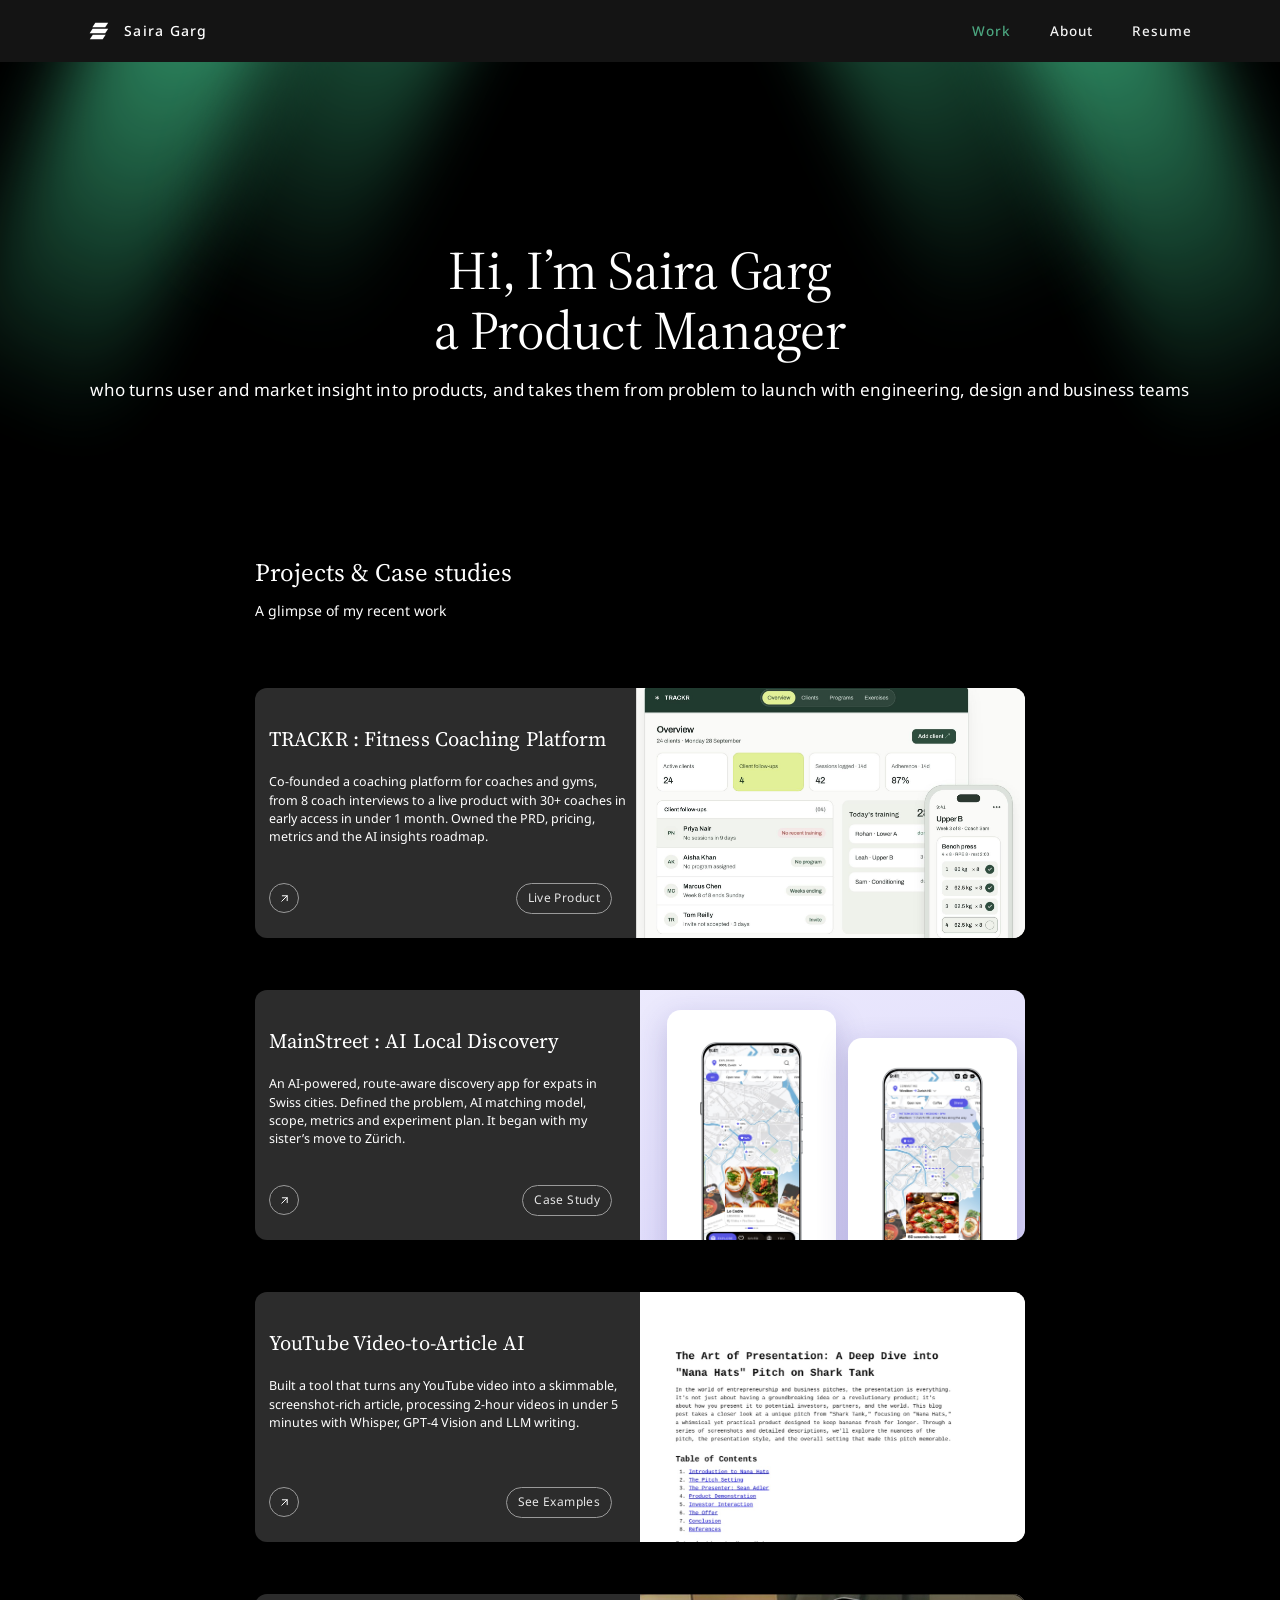
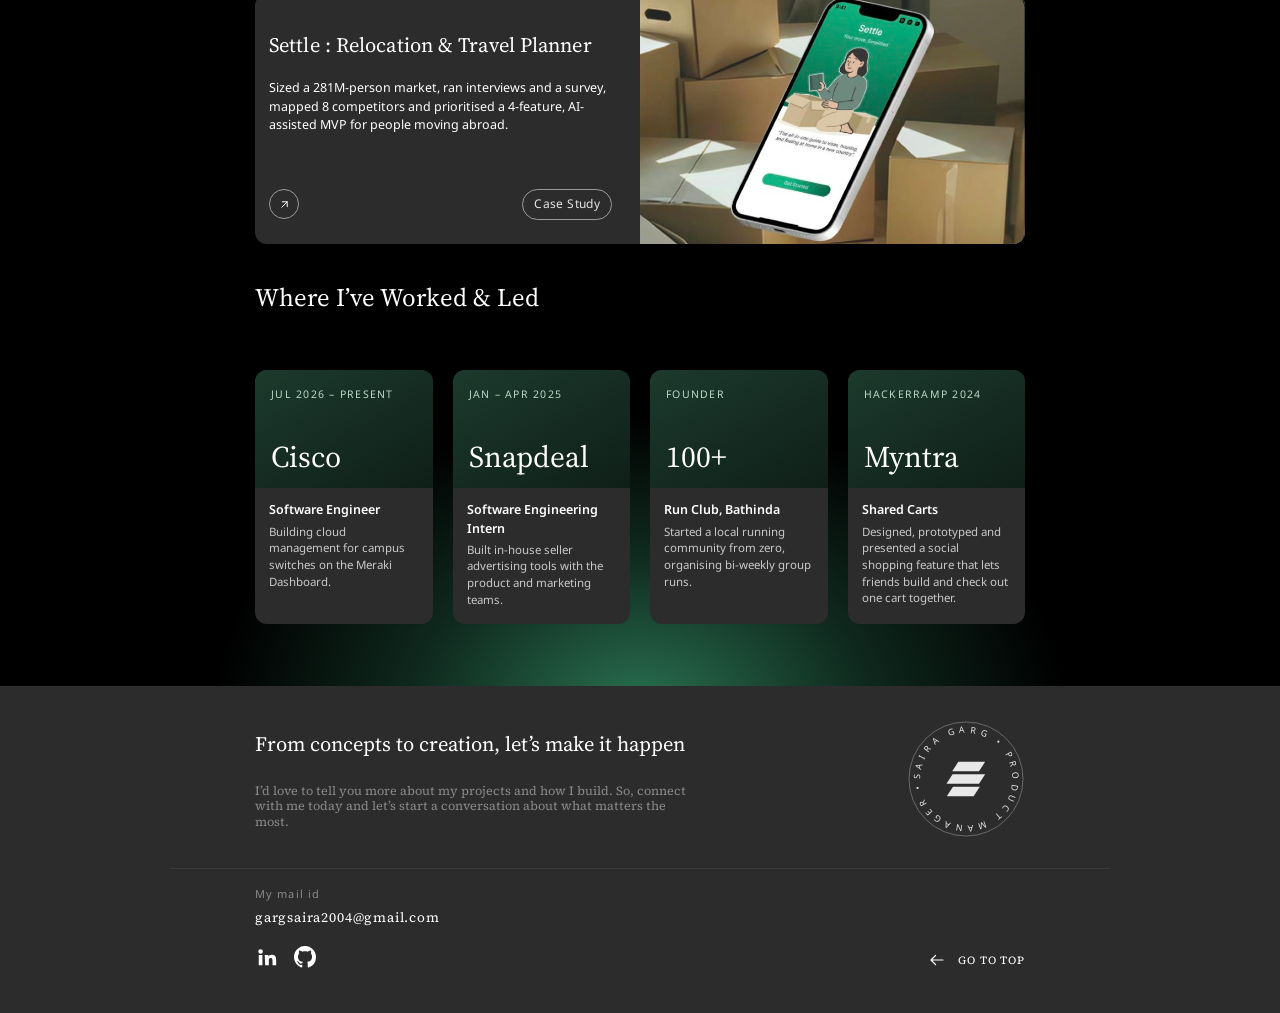
<file: index.html>
<!doctype html>
<html lang="en">
<head>
<meta charset="utf-8">
<meta name="viewport" content="width=device-width, initial-scale=1">
<title>Saira Garg — Product Manager</title>
<meta name="description" content="Portfolio of Saira Garg — co-founder of TRACKR and software engineer at Cisco, building products from user research to launch.">
<link rel="preconnect" href="https://fonts.googleapis.com">
<link rel="preconnect" href="https://fonts.gstatic.com" crossorigin>
<link href="https://fonts.googleapis.com/css2?family=Noto+Sans:wght@400;500;600;700&family=Source+Serif+4:opsz,wght@8..60,400;8..60,500&display=swap" rel="stylesheet">
<link rel="stylesheet" href="styles.css">
</head>
<body id="top">
<header class="nav">
  <a class="brand" href="index.html" aria-label="Saira Garg — home"><svg viewBox="0 0 24 24" fill="currentColor" aria-hidden="true"><path d="M8 3h14l-3.2 5H4.8z"/><path d="M5 9.5h17l-3.2 5H1.8z"/><path d="M5.2 16h14l-3.2 5H2z"/></svg><span>Saira Garg</span></a>
  <nav class="nav-links" aria-label="Primary">
    <a href="index.html#work" aria-current="page">Work</a>
    <a href="about.html">About</a>
    <a href="about.html#experience">Resume</a>
  </nav>
</header>

<section class="hero">
  <span class="glow l1"></span><span class="glow l2"></span><span class="glow r1"></span><span class="glow r2"></span>
  <h1>Hi, I’m Saira Garg<br>a Product Manager</h1>
  <p>who turns user and market insight into products, and takes them from problem to launch with engineering, design and business teams</p>
</section>

<main>
  <section class="wrap" id="work">
    <h2 class="section-title">Projects &amp; Case studies</h2>
    <p class="section-sub">A glimpse of my recent work</p>
    <div class="cards">
    <article class="card">
      <div class="card-body">
        <h3>TRACKR : Fitness Coaching Platform</h3>
        <p>Co-founded a coaching platform for coaches and gyms, from 8 coach interviews to a live product with 30+ coaches in early access in under 1 month. Owned the PRD, pricing, metrics and the AI insights roadmap.</p>
        <div class="card-actions">
          <a class="round" href="trackr.html" aria-label="Open the TRACKR case study"><svg viewBox="0 0 24 24" fill="none" stroke="currentColor" stroke-width="1.8" stroke-linecap="round" stroke-linejoin="round" aria-hidden="true"><path d="M7 17 17 7M8 7h9v9"/></svg></a>
          <a class="pill" href="https://trackrdaily.com" target="_blank" rel="noopener">Live Product</a>
        </div>
      </div>
      <a class="card-media trackr" href="trackr.html" tabindex="-1" aria-hidden="true"><img src="assets/trackr/product.jpg" alt=""></a>
    </article>

    <article class="card">
      <div class="card-body">
        <h3>MainStreet : AI Local Discovery</h3>
        <p>An AI-powered, route-aware discovery app for expats in Swiss cities. Defined the problem, AI matching model, scope, metrics and experiment plan. It began with my sister’s move to Zürich.</p>
        <div class="card-actions">
          <a class="round" href="mainstreet.html" aria-label="Open the MainStreet case study"><svg viewBox="0 0 24 24" fill="none" stroke="currentColor" stroke-width="1.8" stroke-linecap="round" stroke-linejoin="round" aria-hidden="true"><path d="M7 17 17 7M8 7h9v9"/></svg></a>
          <a class="pill" href="mainstreet.html">Case Study</a>
        </div>
      </div>
      <a class="card-media ms" href="mainstreet.html" tabindex="-1" aria-hidden="true"><img src="assets/mainstreet/hifi-new-1.jpeg" alt=""><img src="assets/mainstreet/hifi-new-2.jpeg" alt=""></a>
    </article>
    <article class="card">
      <div class="card-body">
        <h3>YouTube Video-to-Article AI</h3>
        <p>Built a tool that turns any YouTube video into a skimmable, screenshot-rich article, processing 2-hour videos in under 5 minutes with Whisper, GPT-4 Vision and LLM writing.</p>
        <div class="card-actions">
          <a class="round" href="video-to-article.html" aria-label="Open the Video-to-Article case study"><svg viewBox="0 0 24 24" fill="none" stroke="currentColor" stroke-width="1.8" stroke-linecap="round" stroke-linejoin="round" aria-hidden="true"><path d="M7 17 17 7M8 7h9v9"/></svg></a>
          <a class="pill" href="video-to-article.html#examples">See Examples</a>
        </div>
      </div>
      <a class="card-media va" href="video-to-article.html" tabindex="-1" aria-hidden="true"><img src="assets/video-article/shark-tank.jpg" alt=""></a>
    </article>

    <article class="card">
      <div class="card-body">
        <h3>Settle : Relocation &amp; Travel Planner</h3>
        <p>Sized a 281M-person market, ran interviews and a survey, mapped 8 competitors and prioritised a 4-feature, AI-assisted MVP for people moving abroad.</p>
        <div class="card-actions">
          <a class="round" href="settle.html" aria-label="Open the Settle case study"><svg viewBox="0 0 24 24" fill="none" stroke="currentColor" stroke-width="1.8" stroke-linecap="round" stroke-linejoin="round" aria-hidden="true"><path d="M7 17 17 7M8 7h9v9"/></svg></a>
          <a class="pill" href="settle.html">Case Study</a>
        </div>
      </div>
      <a class="card-media " href="settle.html" tabindex="-1" aria-hidden="true"><img src="assets/home/settle-card.jpg" alt=""></a>
    </article>

    </div>
  </section>

  <section class="lower">
    <div class="wrap">
      <h2 class="section-title">Where I’ve Worked &amp; Led</h2>
      <div class="tiles">
      <div class="tile"><div class="tile-top"><span class="tag">Jul 2026 – Present</span><span class="big">Cisco</span></div><div class="tile-body"><b>Software Engineer</b><span>Building cloud management for campus switches on the Meraki Dashboard.</span></div></div>

      <div class="tile"><div class="tile-top"><span class="tag">Jan – Apr 2025</span><span class="big">Snapdeal</span></div><div class="tile-body"><b>Software Engineering Intern</b><span>Built in-house seller advertising tools with the product and marketing teams.</span></div></div>

      <div class="tile"><div class="tile-top"><span class="tag">Founder</span><span class="big">100+</span></div><div class="tile-body"><b>Run Club, Bathinda</b><span>Started a local running community from zero, organising bi-weekly group runs.</span></div></div>

      <div class="tile"><div class="tile-top"><span class="tag">HackerRamp 2024</span><span class="big">Myntra</span></div><div class="tile-body"><b>Shared Carts</b><span>Designed, prototyped and presented a social shopping feature that lets friends build and check out one cart together.</span></div></div>

      </div>
    </div>
  </section>
</main>
<footer class="footer">
  <div class="footer-top">
    <div>
      <h2>From concepts to creation, let’s make it happen</h2>
      <p>I’d love to tell you more about my projects and how I build. So, connect with me today and let’s start a conversation about what matters the most.</p>
    </div>
    <div class="badge" aria-hidden="true">
      <svg class="ring" viewBox="0 0 120 120">
        <defs><path id="circ" d="M60,60 m-47,0 a47,47 0 1,1 94,0 a47,47 0 1,1 -94,0"/></defs>
        <circle cx="60" cy="60" r="58" fill="none" stroke="#6b6b6b" stroke-width="1"/>
        <text font-family="Noto Sans, sans-serif" font-size="9" fill="#e8e8e8"><textPath href="#circ" textLength="288" lengthAdjust="spacing">SAIRA GARG • PRODUCT MANAGER •</textPath></text>
      </svg>
      <svg class="mark" viewBox="0 0 24 24" fill="#e8e8e8"><path d="M8 3h14l-3.2 5H4.8z"/><path d="M5 9.500h17l-3.200 5H1.800z"/><path d="M5.200 16h14l-3.200 5H2z"/></svg>
    </div>
  </div>
  <hr class="footer-rule">
  <div class="footer-bottom">
    <div>
      <div class="mail-label">My mail id</div>
      <a class="mail" href="mailto:gargsaira2004@gmail.com">gargsaira2004@gmail.com</a>
      <div class="socials">
        <a href="https://www.linkedin.com/in/saira-garg" target="_blank" rel="noopener" aria-label="LinkedIn"><svg viewBox="0 0 24 24" aria-hidden="true"><path d="M4.98 3.5a2.5 2.5 0 1 1 0 5 2.5 2.5 0 0 1 0-5zM3 9.75h4V21H3zM9.5 9.75h3.8v1.6h.06c.53-1 1.83-1.9 3.76-1.9 4 0 4.88 2.4 4.88 5.9V21h-4v-5c0-1.3-.03-2.9-1.9-2.9s-2.1 1.4-2.1 2.8V21h-4z"/></svg></a>
        <a href="https://github.com/SAIRAGARG" target="_blank" rel="noopener" aria-label="GitHub"><svg viewBox="0 0 16 16" aria-hidden="true"><path d="M8 0C3.58 0 0 3.58 0 8c0 3.54 2.29 6.53 5.47 7.59.4.07.55-.17.55-.38 0-.19-.01-.82-.01-1.49-2.01.37-2.53-.49-2.69-.94-.09-.23-.48-.94-.82-1.13-.28-.15-.68-.52-.01-.53.63-.01 1.08.58 1.23.82.72 1.21 1.87.87 2.33.66.07-.52.28-.87.51-1.07-1.78-.2-3.64-.89-3.64-3.95 0-.87.31-1.59.82-2.15-.08-.2-.36-1.02.08-2.12 0 0 .67-.21 2.2.82.64-.18 1.32-.27 2-.27.68 0 1.36.09 2 .27 1.53-1.04 2.2-.82 2.2-.82.44 1.1.16 1.92.08 2.12.51.56.82 1.27.82 2.15 0 3.07-1.87 3.75-3.65 3.95.29.25.54.73.54 1.48 0 1.07-.01 1.93-.01 2.2 0 .21.15.46.55.38A8.013 8.013 0 0016 8c0-4.420-3.580-8-8-8z"/></svg></a>
      </div>
    </div>
    <a class="totop" href="#top"><svg viewBox="0 0 24 24" fill="none" stroke="currentColor" stroke-width="1.6" stroke-linecap="round" stroke-linejoin="round" aria-hidden="true"><path d="M20 12H4M10 6l-6 6 6 6"/></svg><span>GO TO TOP</span></a>
  </div>
</footer>
</body>
</html>
</file>
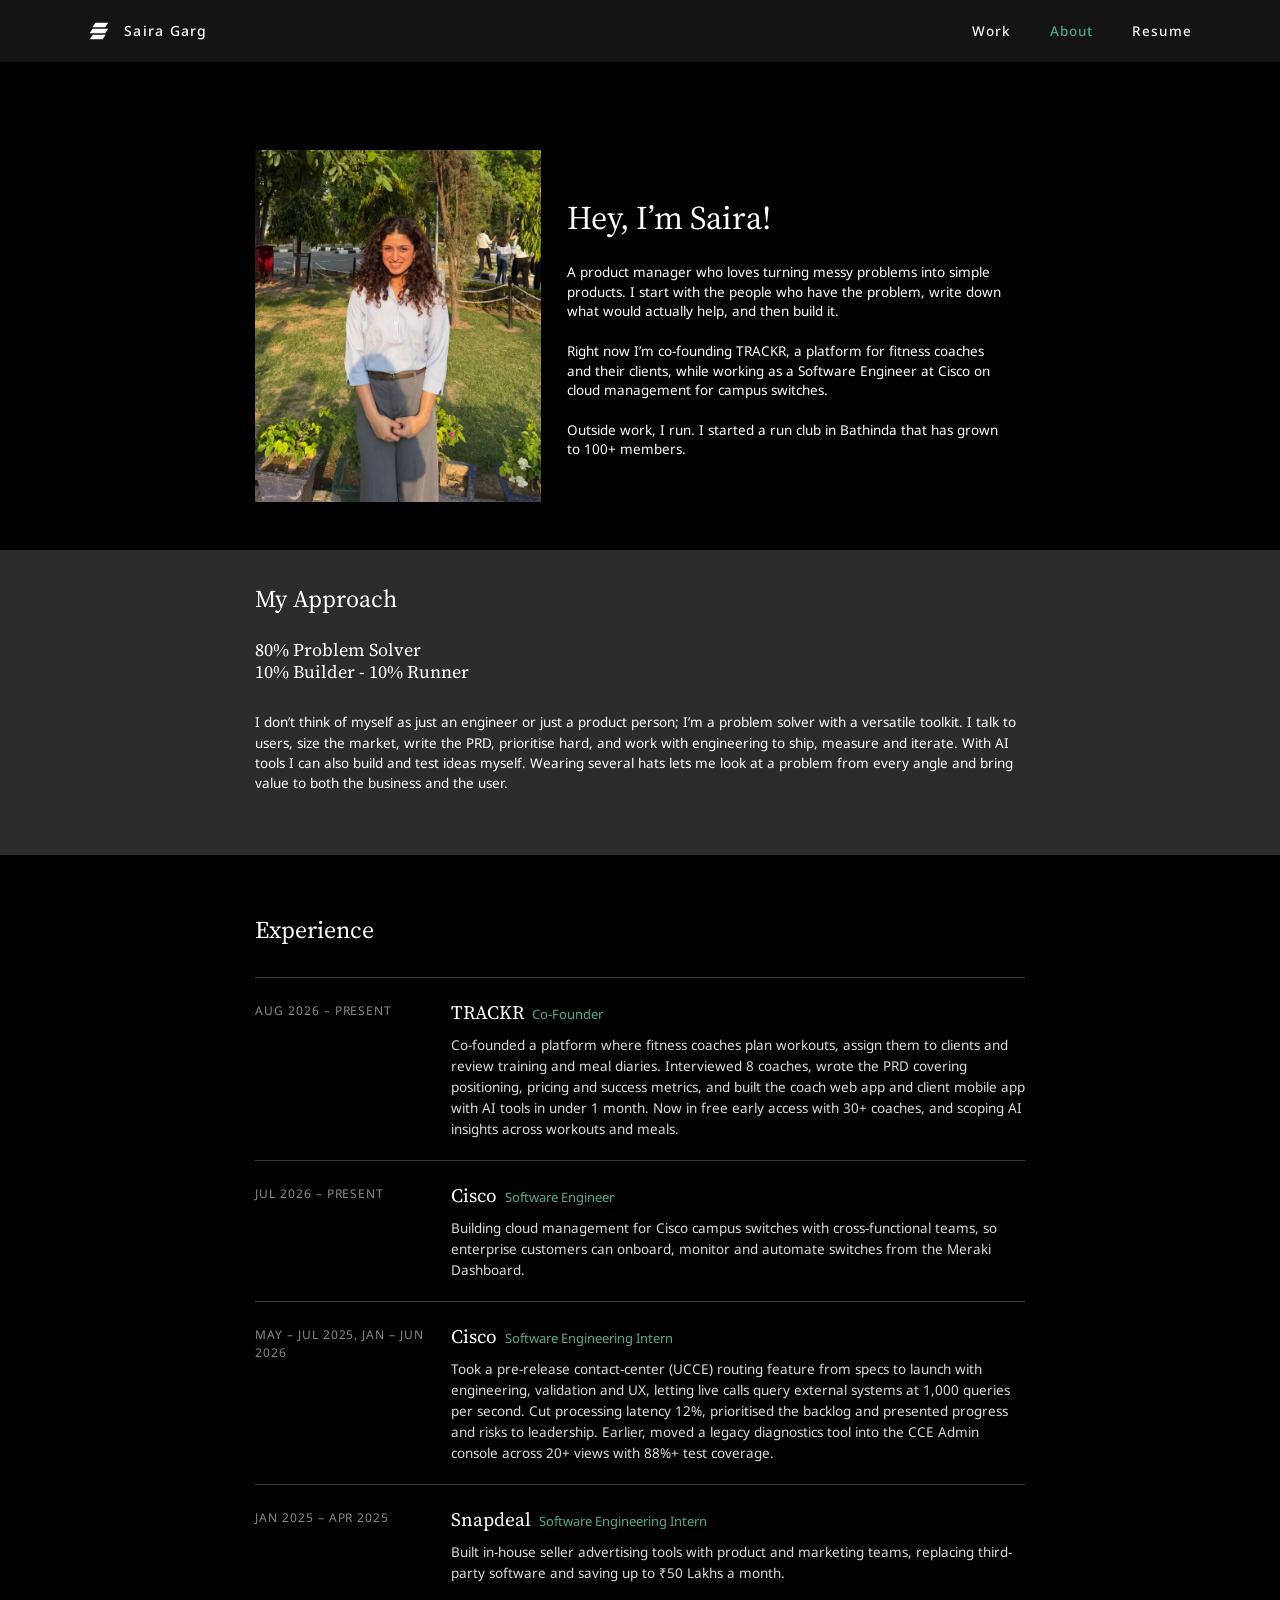
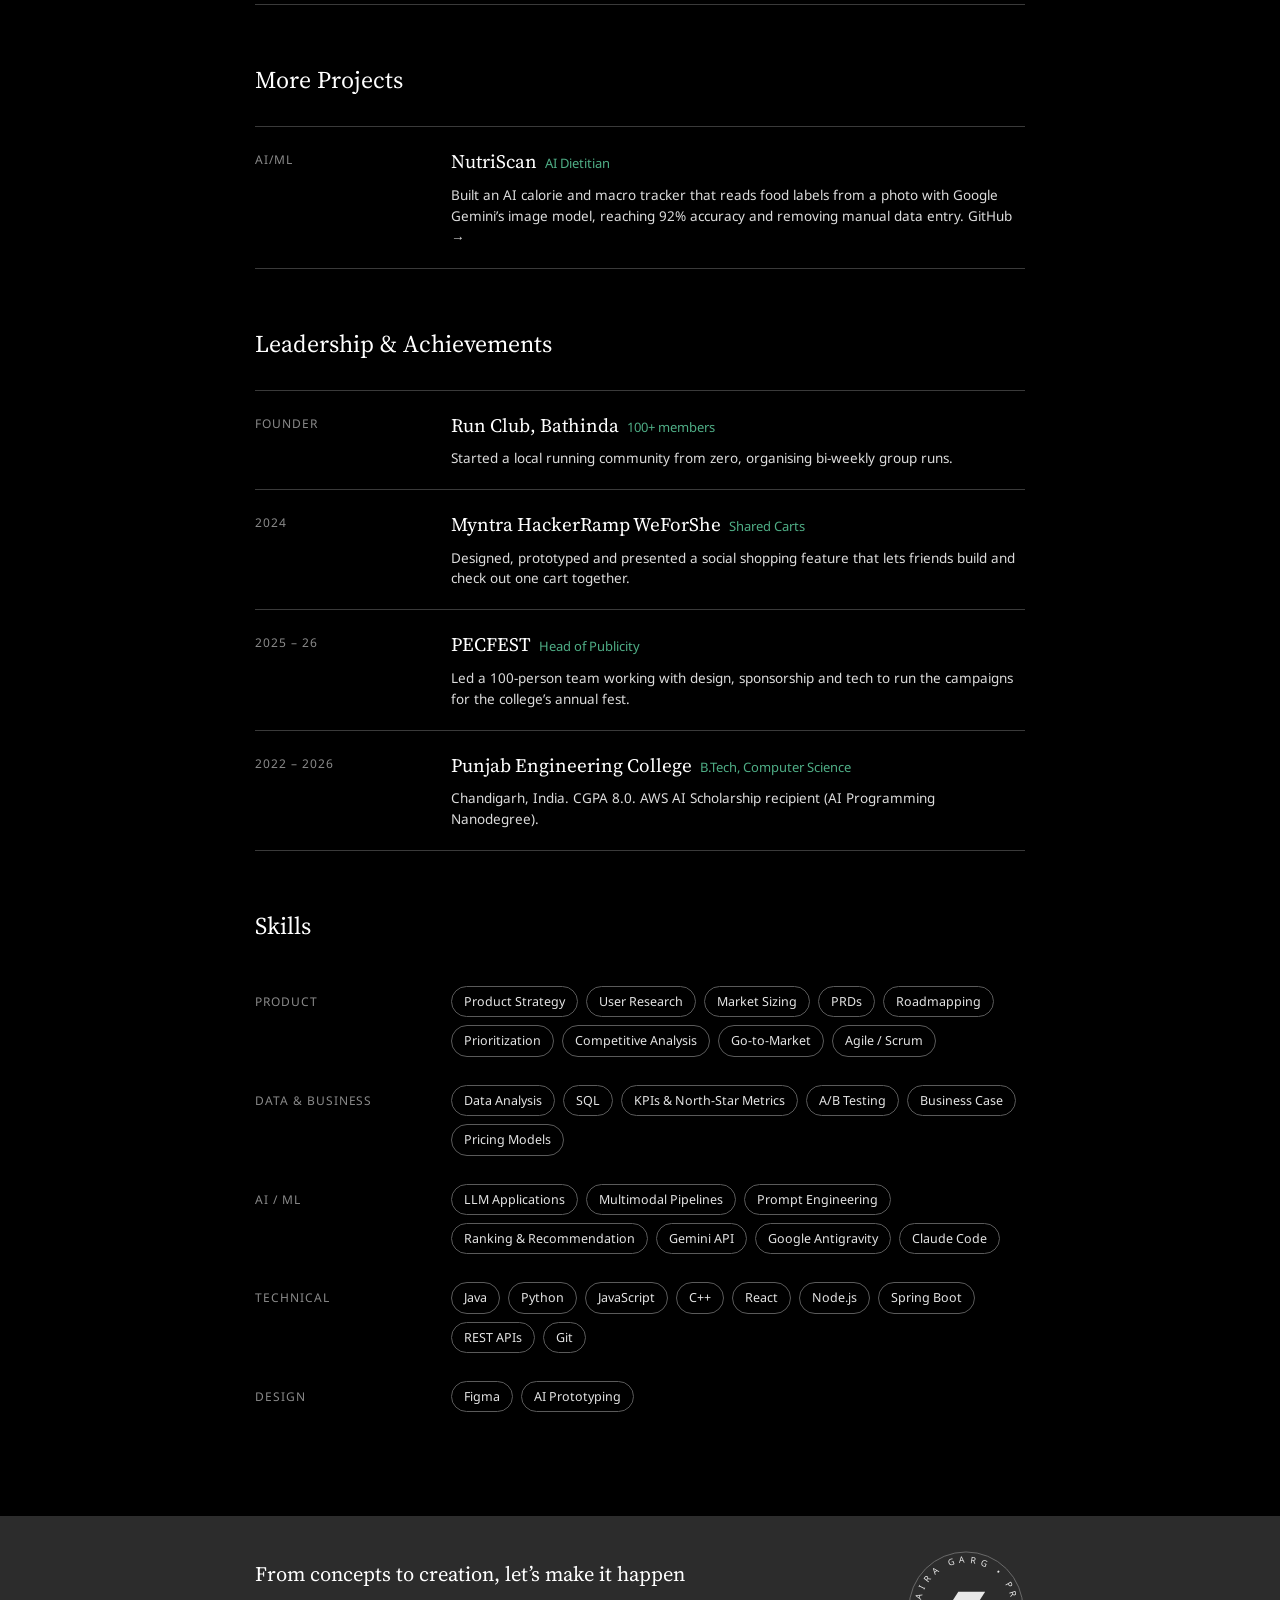
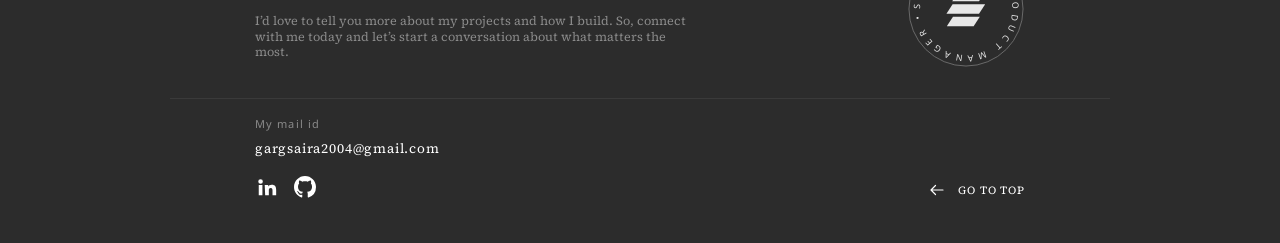
<file: about.html>
<!doctype html>
<html lang="en">
<head>
<meta charset="utf-8">
<meta name="viewport" content="width=device-width, initial-scale=1">
<title>About — Saira Garg</title>
<meta name="description" content="About Saira Garg — co-founder of TRACKR, software engineer at Cisco, and founder of a 100+ member run club.">
<link rel="preconnect" href="https://fonts.googleapis.com">
<link rel="preconnect" href="https://fonts.gstatic.com" crossorigin>
<link href="https://fonts.googleapis.com/css2?family=Noto+Sans:wght@400;500;600;700&family=Source+Serif+4:opsz,wght@8..60,400;8..60,500&display=swap" rel="stylesheet">
<link rel="stylesheet" href="styles.css">
</head>
<body id="top">
<header class="nav">
  <a class="brand" href="index.html" aria-label="Saira Garg — home"><svg viewBox="0 0 24 24" fill="currentColor" aria-hidden="true"><path d="M8 3h14l-3.2 5H4.8z"/><path d="M5 9.5h17l-3.2 5H1.8z"/><path d="M5.2 16h14l-3.2 5H2z"/></svg><span>Saira Garg</span></a>
  <nav class="nav-links" aria-label="Primary">
    <a href="index.html#work">Work</a>
    <a href="about.html" aria-current="page">About</a>
    <a href="about.html#experience">Resume</a>
  </nav>
</header>

<main>
  <section class="about-top">
    <div class="portrait"><img src="assets/saira-portrait.jpg" alt="Saira Garg standing in a garden, smiling"></div>
    <div>
      <h1>Hey, I’m Saira!</h1>
      <p>A product manager who loves turning messy problems into simple products. I start with the people who have the problem, write down what would actually help, and then build it.</p>
      <p>Right now I’m co-founding TRACKR, a platform for fitness coaches and their clients, while working as a Software Engineer at Cisco on cloud management for campus switches.</p>
      <p>Outside work, I run. I started a run club in Bathinda that has grown to 100+ members.</p>
    </div>
  </section>

  <section class="approach">
    <div class="wrap">
      <h2>My Approach</h2>
      <div class="split">80% Problem Solver<br>10% Builder - 10% Runner</div>
      <p>I don’t think of myself as just an engineer or just a product person; I’m a problem solver with a versatile toolkit. I talk to users, size the market, write the PRD, prioritise hard, and work with engineering to ship, measure and iterate. With AI tools I can also build and test ideas myself. Wearing several hats lets me look at a problem from every angle and bring value to both the business and the user.</p>
    </div>
  </section>

  <section class="about-block" id="experience">
    <h2>Experience</h2>
    <div class="xp"><div class="when">Aug 2026 – Present</div><div><h3>TRACKR<span>Co-Founder</span></h3><p>Co-founded a platform where fitness coaches plan workouts, assign them to clients and review training and meal diaries. Interviewed 8 coaches, wrote the PRD covering positioning, pricing and success metrics, and built the coach web app and client mobile app with AI tools in under 1 month. Now in free early access with 30+ coaches, and scoping AI insights across workouts and meals.</p></div></div>
    <div class="xp"><div class="when">Jul 2026 – Present</div><div><h3>Cisco<span>Software Engineer</span></h3><p>Building cloud management for Cisco campus switches with cross-functional teams, so enterprise customers can onboard, monitor and automate switches from the Meraki Dashboard.</p></div></div>
    <div class="xp"><div class="when">May – Jul 2025, Jan – Jun 2026</div><div><h3>Cisco<span>Software Engineering Intern</span></h3><p>Took a pre-release contact-center (UCCE) routing feature from specs to launch with engineering, validation and UX, letting live calls query external systems at 1,000 queries per second. Cut processing latency 12%, prioritised the backlog and presented progress and risks to leadership. Earlier, moved a legacy diagnostics tool into the CCE Admin console across 20+ views with 88%+ test coverage.</p></div></div>
    <div class="xp"><div class="when">Jan 2025 – Apr 2025</div><div><h3>Snapdeal<span>Software Engineering Intern</span></h3><p>Built in-house seller advertising tools with product and marketing teams, replacing third-party software and saving up to ₹50 Lakhs a month.</p></div></div>
  </section>

  <section class="about-block">
    <h2>More Projects</h2>
    <div class="xp"><div class="when">AI/ML</div><div><h3>NutriScan<span>AI Dietitian</span></h3><p>Built an AI calorie and macro tracker that reads food labels from a photo with Google Gemini’s image model, reaching 92% accuracy and removing manual data entry. <a class="t" href="https://github.com/SAIRAGARG/NutriScan" target="_blank" rel="noopener">GitHub →</a></p></div></div>
  </section>

  <section class="about-block">
    <h2>Leadership &amp; Achievements</h2>
    <div class="xp"><div class="when">Founder</div><div><h3>Run Club, Bathinda<span>100+ members</span></h3><p>Started a local running community from zero, organising bi-weekly group runs.</p></div></div>
    <div class="xp"><div class="when">2024</div><div><h3>Myntra HackerRamp WeForShe<span>Shared Carts</span></h3><p>Designed, prototyped and presented a social shopping feature that lets friends build and check out one cart together.</p></div></div>
    <div class="xp"><div class="when">2025 – 26</div><div><h3>PECFEST<span>Head of Publicity</span></h3><p>Led a 100-person team working with design, sponsorship and tech to run the campaigns for the college’s annual fest.</p></div></div>
    <div class="xp"><div class="when">2022 – 2026</div><div><h3>Punjab Engineering College<span>B.Tech, Computer Science</span></h3><p>Chandigarh, India. CGPA 8.0. AWS AI Scholarship recipient (AI Programming Nanodegree).</p></div></div>
  </section>

  <section class="about-block">
    <h2>Skills</h2>
    <div class="skillrow"><div class="when">Product</div><div class="chips"><span>Product Strategy</span><span>User Research</span><span>Market Sizing</span><span>PRDs</span><span>Roadmapping</span><span>Prioritization</span><span>Competitive Analysis</span><span>Go-to-Market</span><span>Agile / Scrum</span></div></div>
    <div class="skillrow"><div class="when">Data &amp; Business</div><div class="chips"><span>Data Analysis</span><span>SQL</span><span>KPIs &amp; North-Star Metrics</span><span>A/B Testing</span><span>Business Case</span><span>Pricing Models</span></div></div>
    <div class="skillrow"><div class="when">AI / ML</div><div class="chips"><span>LLM Applications</span><span>Multimodal Pipelines</span><span>Prompt Engineering</span><span>Ranking &amp; Recommendation</span><span>Gemini API</span><span>Google Antigravity</span><span>Claude Code</span></div></div>
    <div class="skillrow"><div class="when">Technical</div><div class="chips"><span>Java</span><span>Python</span><span>JavaScript</span><span>C++</span><span>React</span><span>Node.js</span><span>Spring Boot</span><span>REST APIs</span><span>Git</span></div></div>
    <div class="skillrow"><div class="when">Design</div><div class="chips"><span>Figma</span><span>AI Prototyping</span></div></div>
  </section>
</main>
<footer class="footer">
  <div class="footer-top">
    <div>
      <h2>From concepts to creation, let’s make it happen</h2>
      <p>I’d love to tell you more about my projects and how I build. So, connect with me today and let’s start a conversation about what matters the most.</p>
    </div>
    <div class="badge" aria-hidden="true">
      <svg class="ring" viewBox="0 0 120 120">
        <defs><path id="circ" d="M60,60 m-47,0 a47,47 0 1,1 94,0 a47,47 0 1,1 -94,0"/></defs>
        <circle cx="60" cy="60" r="58" fill="none" stroke="#6b6b6b" stroke-width="1"/>
        <text font-family="Noto Sans, sans-serif" font-size="9" fill="#e8e8e8"><textPath href="#circ" textLength="288" lengthAdjust="spacing">SAIRA GARG • PRODUCT MANAGER •</textPath></text>
      </svg>
      <svg class="mark" viewBox="0 0 24 24" fill="#e8e8e8"><path d="M8 3h14l-3.2 5H4.8z"/><path d="M5 9.500h17l-3.200 5H1.800z"/><path d="M5.200 16h14l-3.200 5H2z"/></svg>
    </div>
  </div>
  <hr class="footer-rule">
  <div class="footer-bottom">
    <div>
      <div class="mail-label">My mail id</div>
      <a class="mail" href="mailto:gargsaira2004@gmail.com">gargsaira2004@gmail.com</a>
      <div class="socials">
        <a href="https://www.linkedin.com/in/saira-garg" target="_blank" rel="noopener" aria-label="LinkedIn"><svg viewBox="0 0 24 24" aria-hidden="true"><path d="M4.98 3.5a2.5 2.5 0 1 1 0 5 2.5 2.5 0 0 1 0-5zM3 9.75h4V21H3zM9.5 9.75h3.8v1.6h.06c.53-1 1.83-1.9 3.76-1.9 4 0 4.88 2.4 4.88 5.9V21h-4v-5c0-1.3-.03-2.9-1.9-2.9s-2.1 1.4-2.1 2.8V21h-4z"/></svg></a>
        <a href="https://github.com/SAIRAGARG" target="_blank" rel="noopener" aria-label="GitHub"><svg viewBox="0 0 16 16" aria-hidden="true"><path d="M8 0C3.58 0 0 3.58 0 8c0 3.54 2.29 6.53 5.47 7.59.4.07.55-.17.55-.38 0-.19-.01-.82-.01-1.49-2.01.37-2.53-.49-2.69-.94-.09-.23-.48-.94-.82-1.13-.28-.15-.68-.52-.01-.53.63-.01 1.08.58 1.23.82.72 1.21 1.87.87 2.33.66.07-.52.28-.87.51-1.07-1.78-.2-3.64-.89-3.64-3.95 0-.87.31-1.59.82-2.15-.08-.2-.36-1.02.08-2.12 0 0 .67-.21 2.2.82.64-.18 1.32-.27 2-.27.68 0 1.36.09 2 .27 1.53-1.04 2.2-.82 2.2-.82.44 1.1.16 1.92.08 2.12.51.56.82 1.27.82 2.15 0 3.07-1.87 3.75-3.65 3.95.29.25.54.73.54 1.48 0 1.07-.01 1.93-.01 2.2 0 .21.15.46.55.38A8.013 8.013 0 0016 8c0-4.420-3.580-8-8-8z"/></svg></a>
      </div>
    </div>
    <a class="totop" href="#top"><svg viewBox="0 0 24 24" fill="none" stroke="currentColor" stroke-width="1.6" stroke-linecap="round" stroke-linejoin="round" aria-hidden="true"><path d="M20 12H4M10 6l-6 6 6 6"/></svg><span>GO TO TOP</span></a>
  </div>
</footer>
</body>
</html>
</file>
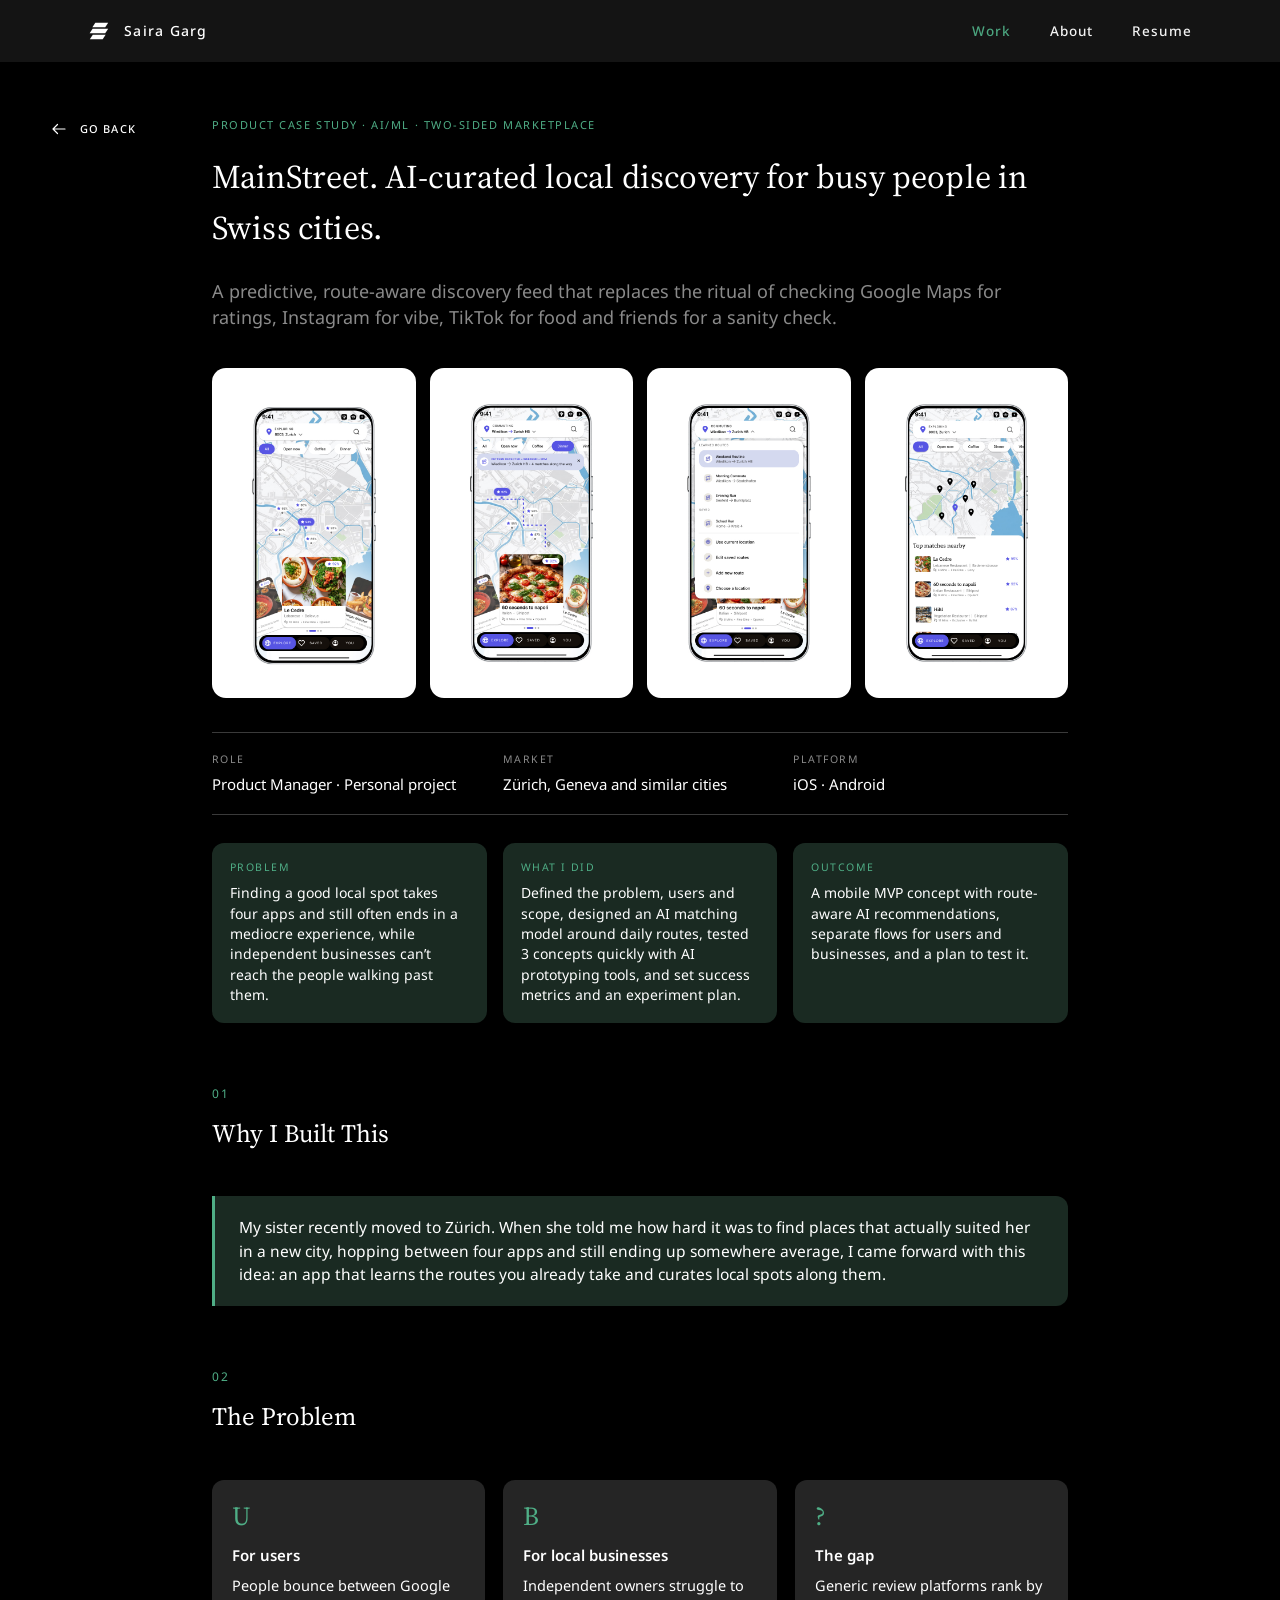
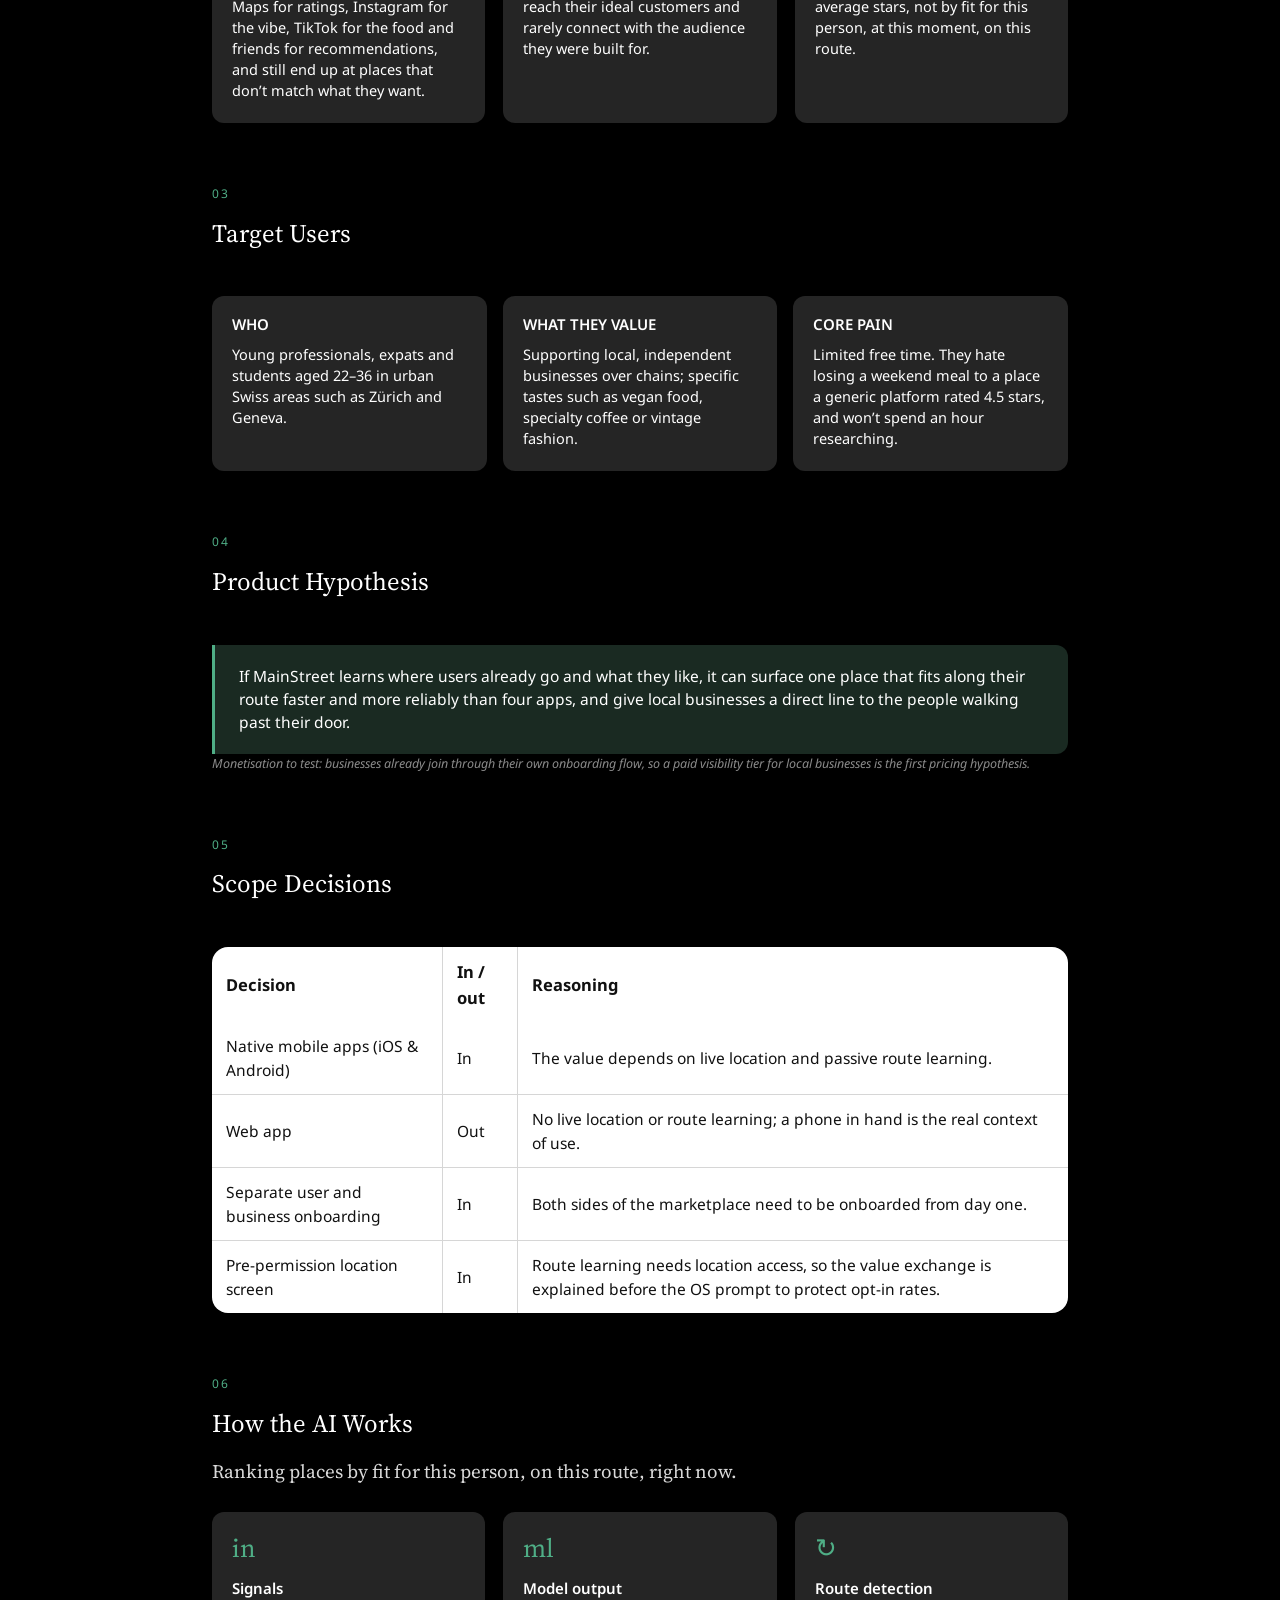
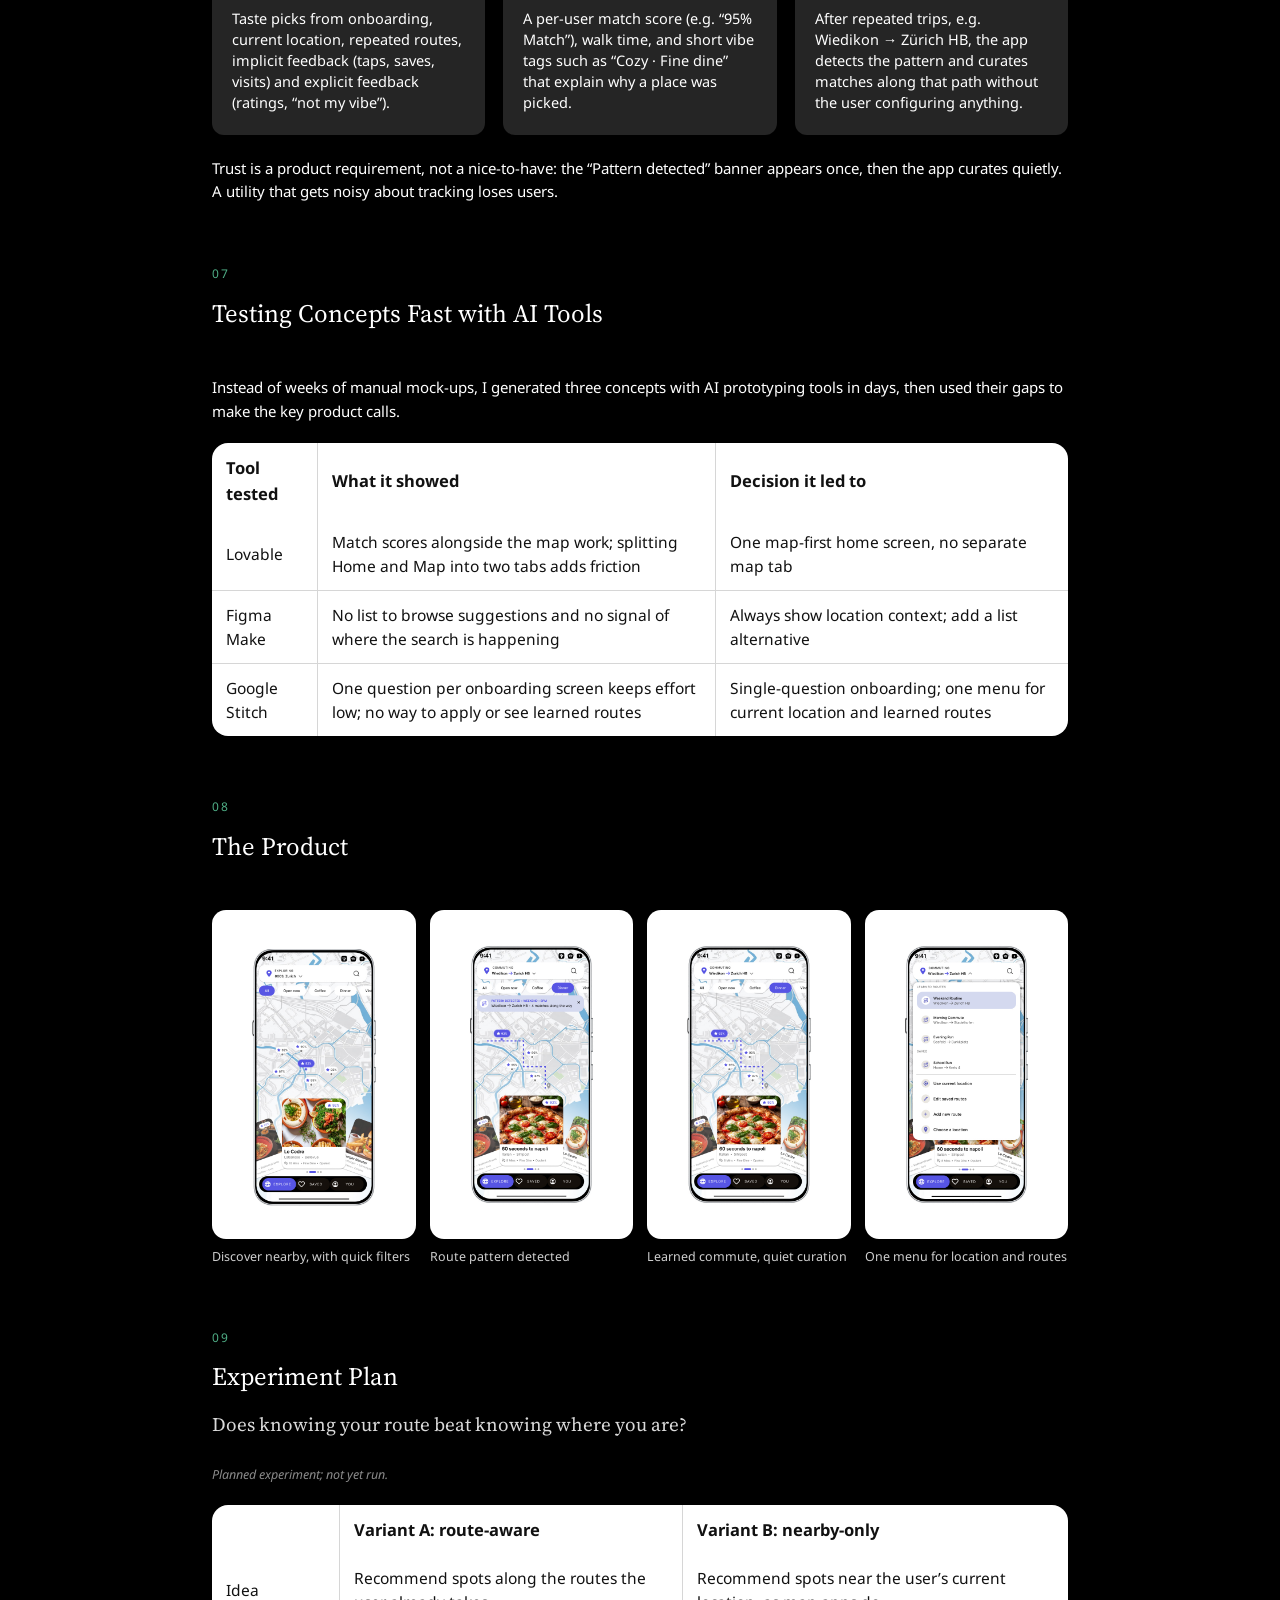
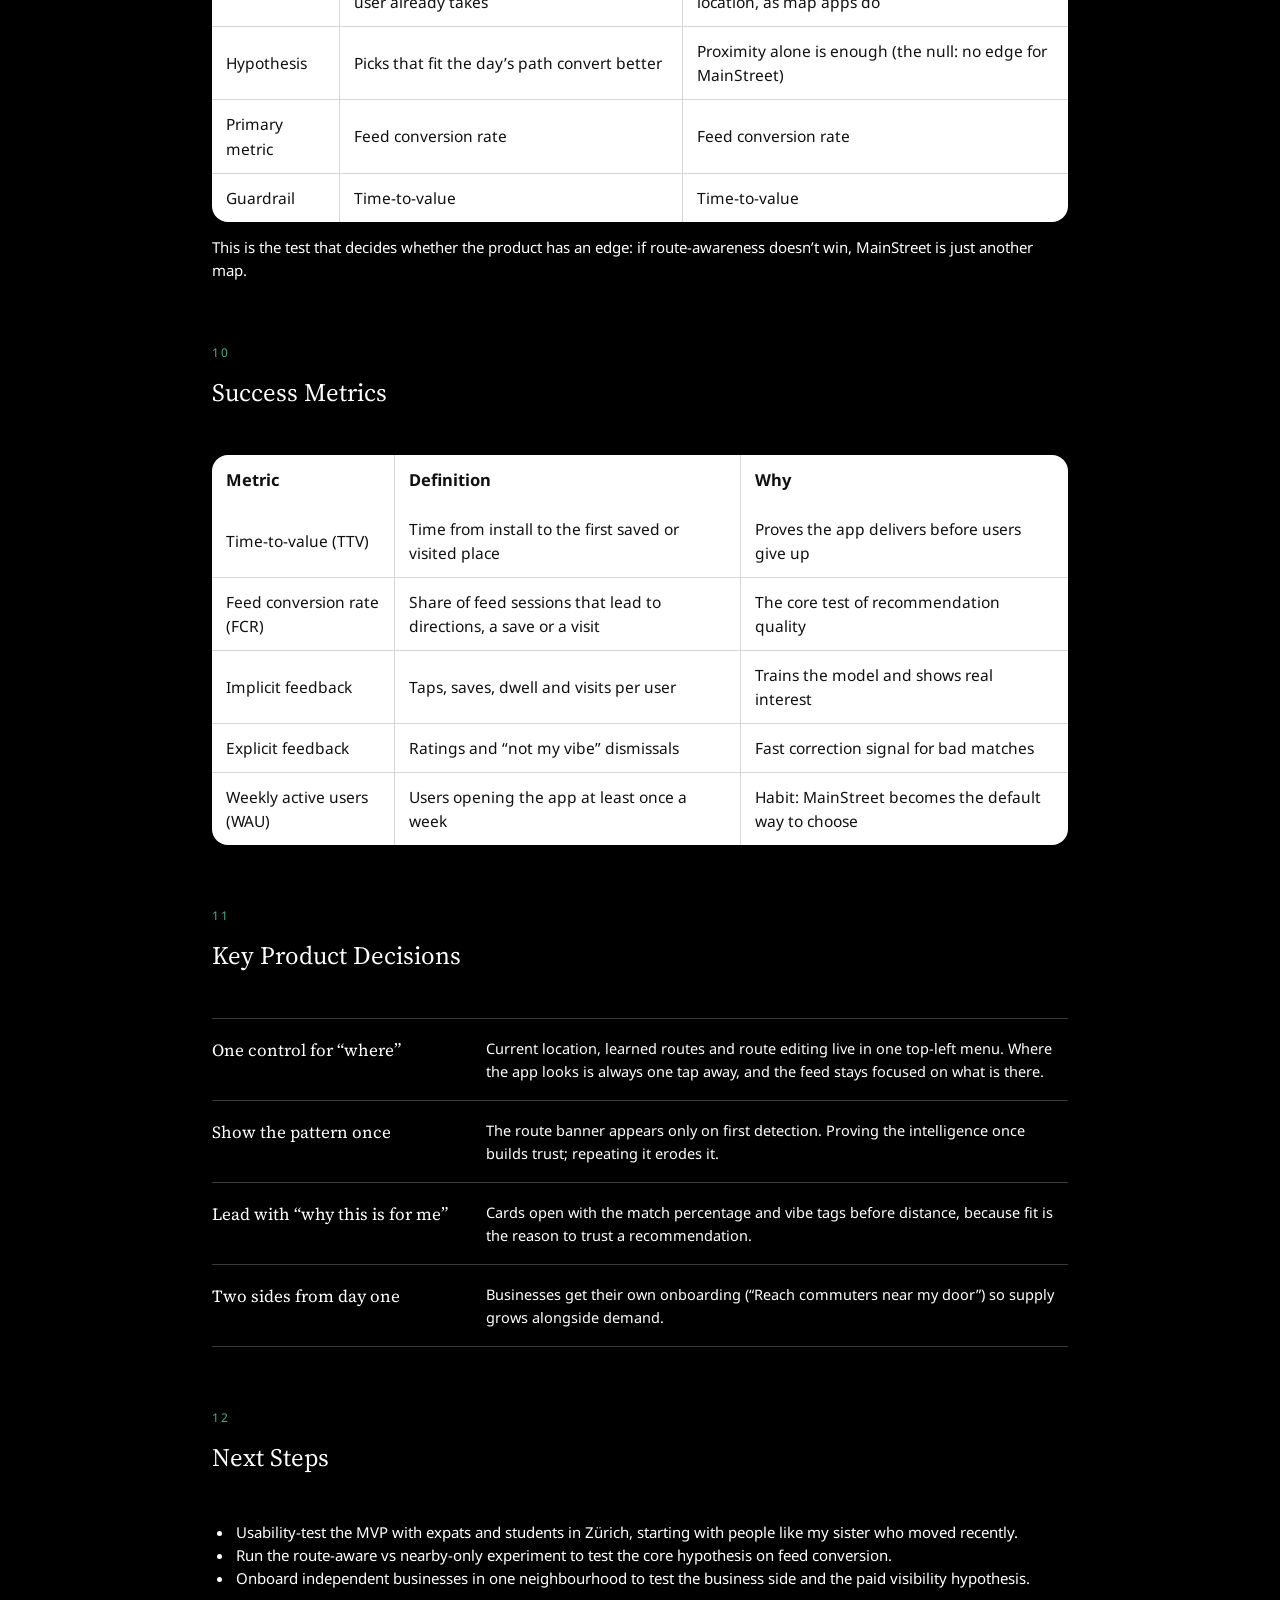
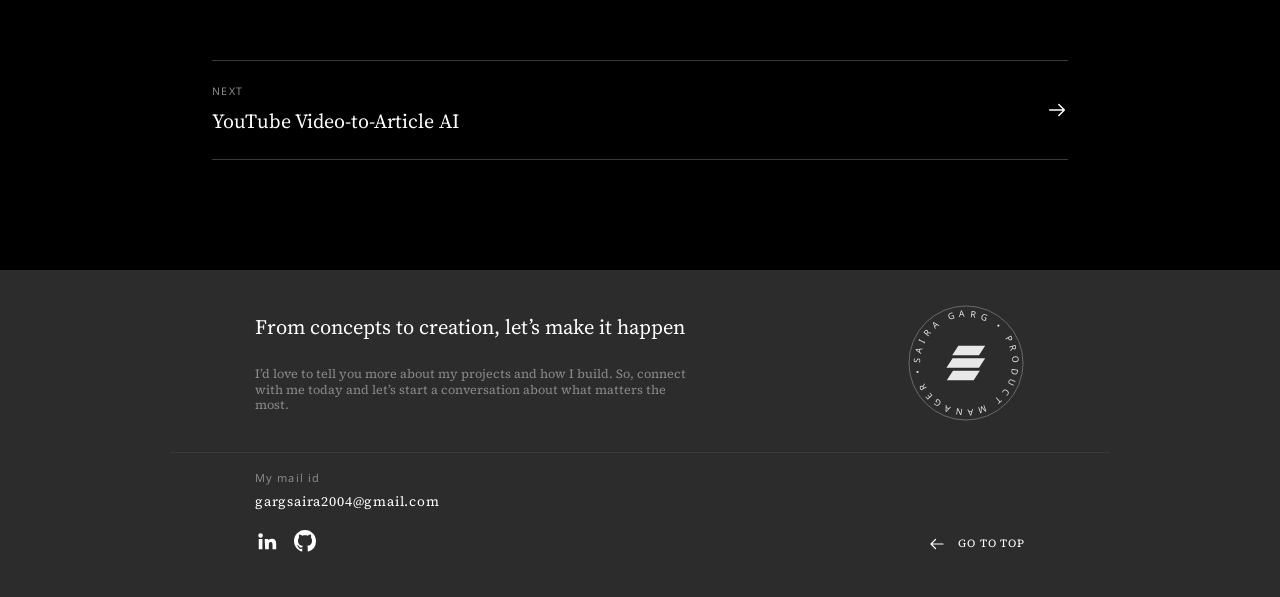
<file: mainstreet.html>
<!doctype html>
<html lang="en">
<head>
<meta charset="utf-8">
<meta name="viewport" content="width=device-width, initial-scale=1">
<title>MainStreet — AI-curated local discovery · Saira Garg</title>
<meta name="description" content="Product case study: MainStreet, an AI-curated, route-aware local discovery app for busy people in Swiss cities.">
<link rel="preconnect" href="https://fonts.googleapis.com">
<link rel="preconnect" href="https://fonts.gstatic.com" crossorigin>
<link href="https://fonts.googleapis.com/css2?family=Noto+Sans:wght@400;500;600;700&family=Source+Serif+4:opsz,wght@8..60,400;8..60,500&display=swap" rel="stylesheet">
<link rel="stylesheet" href="styles.css">
</head>
<body id="top">
<header class="nav">
  <a class="brand" href="index.html" aria-label="Saira Garg — home"><svg viewBox="0 0 24 24" fill="currentColor" aria-hidden="true"><path d="M8 3h14l-3.2 5H4.8z"/><path d="M5 9.5h17l-3.2 5H1.8z"/><path d="M5.2 16h14l-3.2 5H2z"/></svg><span>Saira Garg</span></a>
  <nav class="nav-links" aria-label="Primary">
    <a href="index.html#work" aria-current="page">Work</a>
    <a href="about.html">About</a>
    <a href="about.html#experience">Resume</a>
  </nav>
</header>

<main class="case">
  <a class="goback" href="index.html#work"><svg viewBox="0 0 24 24" fill="none" stroke="currentColor" stroke-width="1.6" stroke-linecap="round" stroke-linejoin="round" aria-hidden="true"><path d="M20 12H4M10 6l-6 6 6 6"/></svg><span>GO BACK</span></a>
  <div class="col">
    <div class="eyebrow">Product case study · AI/ML · Two-sided marketplace</div>
    <h1>MainStreet. AI-curated local discovery for busy people in Swiss cities.</h1>
    <p class="lede">A predictive, route-aware discovery feed that replaces the ritual of checking Google Maps for ratings, Instagram for vibe, TikTok for food and friends for a sanity check.</p>
    <div class="grid4 cover4"><img src="assets/mainstreet/hifi-new-1.jpeg" alt="Discovery screen with a map and match scores"><img src="assets/mainstreet/hifi-new-2.jpeg" alt="Pattern detected on a repeated route"><img src="assets/mainstreet/hifi-new-4.jpeg" alt="Single location menu with learned routes"><img src="assets/mainstreet/hifi-new-5.jpeg" alt="List view of top matches nearby"></div>
    <div class="meta"><div><span>ROLE</span><b>Product Manager · Personal project</b></div><div><span>MARKET</span><b>Zürich, Geneva and similar cities</b></div><div><span>PLATFORM</span><b>iOS · Android</b></div></div>
    <div class="tldr"><div><span>Problem</span><p>Finding a good local spot takes four apps and still often ends in a mediocre experience, while independent businesses can’t reach the people walking past them.</p></div><div><span>What I did</span><p>Defined the problem, users and scope, designed an AI matching model around daily routes, tested 3 concepts quickly with AI prototyping tools, and set success metrics and an experiment plan.</p></div><div><span>Outcome</span><p>A mobile MVP concept with route-aware AI recommendations, separate flows for users and businesses, and a plan to test it.</p></div></div>

    <h2><span class="num">01</span>Why I Built This</h2>
    <div class="origin">My sister recently moved to Zürich. When she told me how hard it was to find places that actually suited her in a new city, hopping between four apps and still ending up somewhere average, I came forward with this idea: an app that learns the routes you already take and curates local spots along them.</div>

    <h2><span class="num">02</span>The Problem</h2>
    <div class="pillars"><div class="pillar"><i>U</i><b>For users</b>People bounce between Google Maps for ratings, Instagram for the vibe, TikTok for the food and friends for recommendations, and still end up at places that don’t match what they want.</div><div class="pillar"><i>B</i><b>For local businesses</b>Independent owners struggle to reach their ideal customers and rarely connect with the audience they were built for.</div><div class="pillar"><i>?</i><b>The gap</b>Generic review platforms rank by average stars, not by fit for this person, at this moment, on this route.</div></div>

    <h2><span class="num">03</span>Target Users</h2>
    <div class="grid3">
      <div class="pillar"><b>WHO</b>Young professionals, expats and students aged 22–36 in urban Swiss areas such as Zürich and Geneva.</div>
      <div class="pillar"><b>WHAT THEY VALUE</b>Supporting local, independent businesses over chains; specific tastes such as vegan food, specialty coffee or vintage fashion.</div>
      <div class="pillar"><b>CORE PAIN</b>Limited free time. They hate losing a weekend meal to a place a generic platform rated 4.5 stars, and won’t spend an hour researching.</div>
    </div>

    <h2><span class="num">04</span>Product Hypothesis</h2>
    <div class="origin">If MainStreet learns where users already go and what they like, it can surface one place that fits along their route faster and more reliably than four apps, and give local businesses a direct line to the people walking past their door.</div>
    <p class="flag">Monetisation to test: businesses already join through their own onboarding flow, so a paid visibility tier for local businesses is the first pricing hypothesis.</p>

    <h2><span class="num">05</span>Scope Decisions</h2>
    <table class="table"><thead><tr><th>Decision</th><th>In / out</th><th>Reasoning</th></tr></thead><tbody><tr><td>Native mobile apps (iOS &amp; Android)</td><td>In</td><td>The value depends on live location and passive route learning.</td></tr><tr><td>Web app</td><td>Out</td><td>No live location or route learning; a phone in hand is the real context of use.</td></tr><tr><td>Separate user and business onboarding</td><td>In</td><td>Both sides of the marketplace need to be onboarded from day one.</td></tr><tr><td>Pre-permission location screen</td><td>In</td><td>Route learning needs location access, so the value exchange is explained before the OS prompt to protect opt-in rates.</td></tr></tbody></table>

    <h2 class="tight"><span class="num">06</span>How the AI Works</h2><p class="sub">Ranking places by fit for this person, on this route, right now.</p>
    <div class="pillars"><div class="pillar"><i>in</i><b>Signals</b>Taste picks from onboarding, current location, repeated routes, implicit feedback (taps, saves, visits) and explicit feedback (ratings, “not my vibe”).</div><div class="pillar"><i>ml</i><b>Model output</b>A per-user match score (e.g. “95% Match”), walk time, and short vibe tags such as “Cozy · Fine dine” that explain why a place was picked.</div><div class="pillar"><i>↻</i><b>Route detection</b>After repeated trips, e.g. Wiedikon → Zürich HB, the app detects the pattern and curates matches along that path without the user configuring anything.</div></div>
    <p>Trust is a product requirement, not a nice-to-have: the “Pattern detected” banner appears once, then the app curates quietly. A utility that gets noisy about tracking loses users.</p>

    <h2><span class="num">07</span>Testing Concepts Fast with AI Tools</h2>
    <p>Instead of weeks of manual mock-ups, I generated three concepts with AI prototyping tools in days, then used their gaps to make the key product calls.</p>
    <table class="table"><thead><tr><th>Tool tested</th><th>What it showed</th><th>Decision it led to</th></tr></thead><tbody><tr><td>Lovable</td><td>Match scores alongside the map work; splitting Home and Map into two tabs adds friction</td><td>One map-first home screen, no separate map tab</td></tr><tr><td>Figma Make</td><td>No list to browse suggestions and no signal of where the search is happening</td><td>Always show location context; add a list alternative</td></tr><tr><td>Google Stitch</td><td>One question per onboarding screen keeps effort low; no way to apply or see learned routes</td><td>Single-question onboarding; one menu for current location and learned routes</td></tr></tbody></table>

    <h2><span class="num">08</span>The Product</h2>
    <div class="grid4 cover4">
      <figure><img src="assets/mainstreet/hifi-new-1.jpeg" alt="Discovery near current location" loading="lazy"><figcaption>Discover nearby, with quick filters</figcaption></figure>
      <figure><img src="assets/mainstreet/hifi-new-2.jpeg" alt="Pattern detected on a new route" loading="lazy"><figcaption>Route pattern detected</figcaption></figure>
      <figure><img src="assets/mainstreet/hifi-new-3.jpeg" alt="Learned commute with no banner" loading="lazy"><figcaption>Learned commute, quiet curation</figcaption></figure>
      <figure><img src="assets/mainstreet/hifi-new-4.jpeg" alt="Single location menu" loading="lazy"><figcaption>One menu for location and routes</figcaption></figure>
    </div>

    <h2 class="tight"><span class="num">09</span>Experiment Plan</h2><p class="sub">Does knowing your route beat knowing where you are?</p>
    <p class="flag">Planned experiment; not yet run.</p>
    <table class="table"><thead><tr><th></th><th>Variant A: route-aware</th><th>Variant B: nearby-only</th></tr></thead><tbody><tr><td>Idea</td><td>Recommend spots along the routes the user already takes</td><td>Recommend spots near the user’s current location, as map apps do</td></tr><tr><td>Hypothesis</td><td>Picks that fit the day’s path convert better</td><td>Proximity alone is enough (the null: no edge for MainStreet)</td></tr><tr><td>Primary metric</td><td>Feed conversion rate</td><td>Feed conversion rate</td></tr><tr><td>Guardrail</td><td>Time-to-value</td><td>Time-to-value</td></tr></tbody></table>
    <p class="caption">This is the test that decides whether the product has an edge: if route-awareness doesn’t win, MainStreet is just another map.</p>

    <h2><span class="num">10</span>Success Metrics</h2>
    <table class="table"><thead><tr><th>Metric</th><th>Definition</th><th>Why</th></tr></thead><tbody><tr><td>Time-to-value (TTV)</td><td>Time from install to the first saved or visited place</td><td>Proves the app delivers before users give up</td></tr><tr><td>Feed conversion rate (FCR)</td><td>Share of feed sessions that lead to directions, a save or a visit</td><td>The core test of recommendation quality</td></tr><tr><td>Implicit feedback</td><td>Taps, saves, dwell and visits per user</td><td>Trains the model and shows real interest</td></tr><tr><td>Explicit feedback</td><td>Ratings and “not my vibe” dismissals</td><td>Fast correction signal for bad matches</td></tr><tr><td>Weekly active users (WAU)</td><td>Users opening the app at least once a week</td><td>Habit: MainStreet becomes the default way to choose</td></tr></tbody></table>

    <h2><span class="num">11</span>Key Product Decisions</h2>
    <div class="why"><div><b>One control for “where”</b><span>Current location, learned routes and route editing live in one top-left menu. Where the app looks is always one tap away, and the feed stays focused on what is there.</span></div><div><b>Show the pattern once</b><span>The route banner appears only on first detection. Proving the intelligence once builds trust; repeating it erodes it.</span></div><div><b>Lead with “why this is for me”</b><span>Cards open with the match percentage and vibe tags before distance, because fit is the reason to trust a recommendation.</span></div><div><b>Two sides from day one</b><span>Businesses get their own onboarding (“Reach commuters near my door”) so supply grows alongside demand.</span></div></div>

    <h2><span class="num">12</span>Next Steps</h2>
    <ul>
      <li>Usability-test the MVP with expats and students in Zürich, starting with people like my sister who moved recently.</li>
      <li>Run the route-aware vs nearby-only experiment to test the core hypothesis on feed conversion.</li>
      <li>Onboard independent businesses in one neighbourhood to test the business side and the paid visibility hypothesis.</li>
    </ul>

    <a class="next" href="video-to-article.html"><div><span>NEXT</span><b>YouTube Video-to-Article AI</b></div><svg viewBox="0 0 24 24" fill="none" stroke="currentColor" stroke-width="1.6" stroke-linecap="round" stroke-linejoin="round" aria-hidden="true"><path d="M20 12H4M10 6l-6 6 6 6"/></svg></a>
  </div>
</main>
<footer class="footer">
  <div class="footer-top">
    <div>
      <h2>From concepts to creation, let’s make it happen</h2>
      <p>I’d love to tell you more about my projects and how I build. So, connect with me today and let’s start a conversation about what matters the most.</p>
    </div>
    <div class="badge" aria-hidden="true">
      <svg class="ring" viewBox="0 0 120 120">
        <defs><path id="circ" d="M60,60 m-47,0 a47,47 0 1,1 94,0 a47,47 0 1,1 -94,0"/></defs>
        <circle cx="60" cy="60" r="58" fill="none" stroke="#6b6b6b" stroke-width="1"/>
        <text font-family="Noto Sans, sans-serif" font-size="9" fill="#e8e8e8"><textPath href="#circ" textLength="288" lengthAdjust="spacing">SAIRA GARG • PRODUCT MANAGER •</textPath></text>
      </svg>
      <svg class="mark" viewBox="0 0 24 24" fill="#e8e8e8"><path d="M8 3h14l-3.2 5H4.8z"/><path d="M5 9.500h17l-3.200 5H1.800z"/><path d="M5.200 16h14l-3.200 5H2z"/></svg>
    </div>
  </div>
  <hr class="footer-rule">
  <div class="footer-bottom">
    <div>
      <div class="mail-label">My mail id</div>
      <a class="mail" href="mailto:gargsaira2004@gmail.com">gargsaira2004@gmail.com</a>
      <div class="socials">
        <a href="https://www.linkedin.com/in/saira-garg" target="_blank" rel="noopener" aria-label="LinkedIn"><svg viewBox="0 0 24 24" aria-hidden="true"><path d="M4.98 3.5a2.5 2.5 0 1 1 0 5 2.5 2.5 0 0 1 0-5zM3 9.75h4V21H3zM9.5 9.75h3.8v1.6h.06c.53-1 1.83-1.9 3.76-1.9 4 0 4.88 2.4 4.88 5.9V21h-4v-5c0-1.3-.03-2.9-1.9-2.9s-2.1 1.4-2.1 2.8V21h-4z"/></svg></a>
        <a href="https://github.com/SAIRAGARG" target="_blank" rel="noopener" aria-label="GitHub"><svg viewBox="0 0 16 16" aria-hidden="true"><path d="M8 0C3.58 0 0 3.58 0 8c0 3.54 2.29 6.53 5.47 7.59.4.07.55-.17.55-.38 0-.19-.01-.82-.01-1.49-2.01.37-2.53-.49-2.69-.94-.09-.23-.48-.94-.82-1.13-.28-.15-.68-.52-.01-.53.63-.01 1.08.58 1.23.82.72 1.21 1.87.87 2.33.66.07-.52.28-.87.51-1.07-1.78-.2-3.64-.89-3.64-3.95 0-.87.31-1.59.82-2.15-.08-.2-.36-1.02.08-2.12 0 0 .67-.21 2.2.82.64-.18 1.32-.27 2-.27.68 0 1.36.09 2 .27 1.53-1.04 2.2-.82 2.2-.82.44 1.1.16 1.92.08 2.12.51.56.82 1.27.82 2.15 0 3.07-1.87 3.75-3.65 3.95.29.25.54.73.54 1.48 0 1.07-.01 1.93-.01 2.2 0 .21.15.46.55.38A8.013 8.013 0 0016 8c0-4.420-3.580-8-8-8z"/></svg></a>
      </div>
    </div>
    <a class="totop" href="#top"><svg viewBox="0 0 24 24" fill="none" stroke="currentColor" stroke-width="1.6" stroke-linecap="round" stroke-linejoin="round" aria-hidden="true"><path d="M20 12H4M10 6l-6 6 6 6"/></svg><span>GO TO TOP</span></a>
  </div>
</footer>
</body>
</html>
</file>
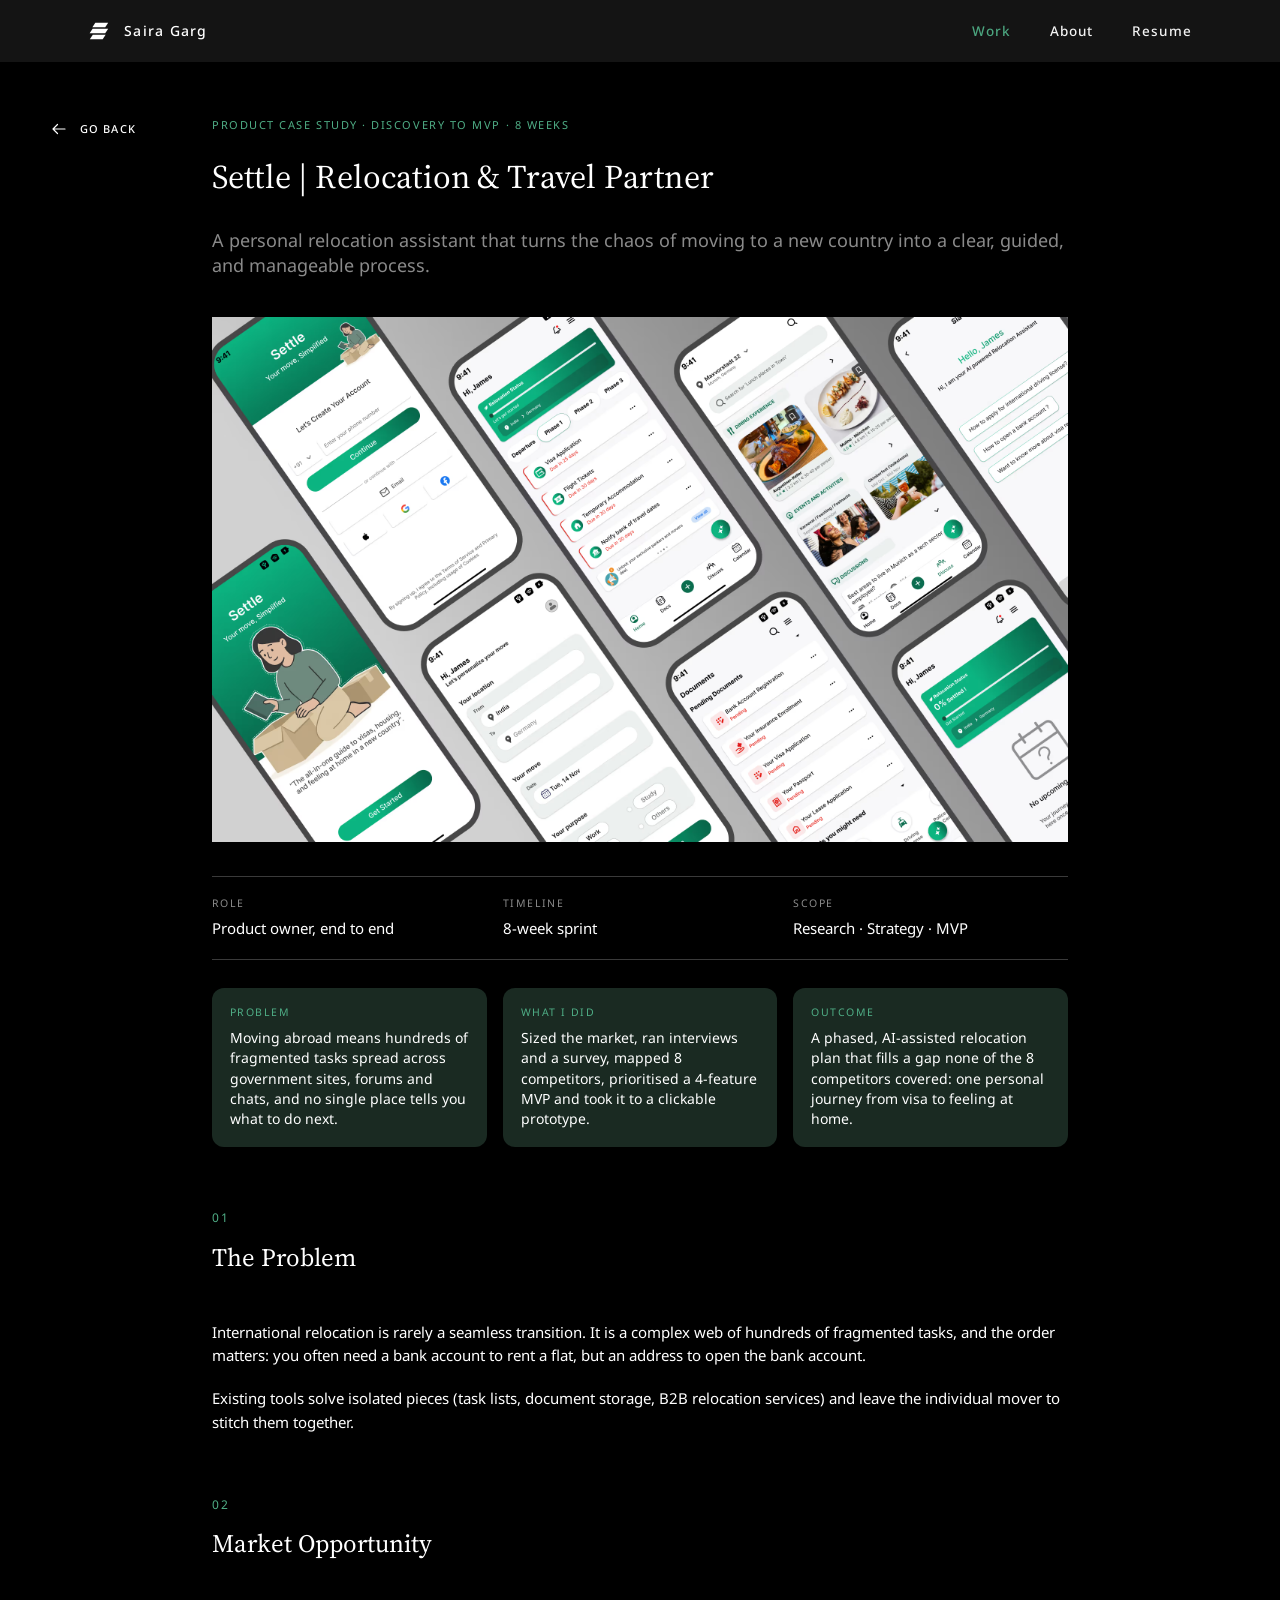
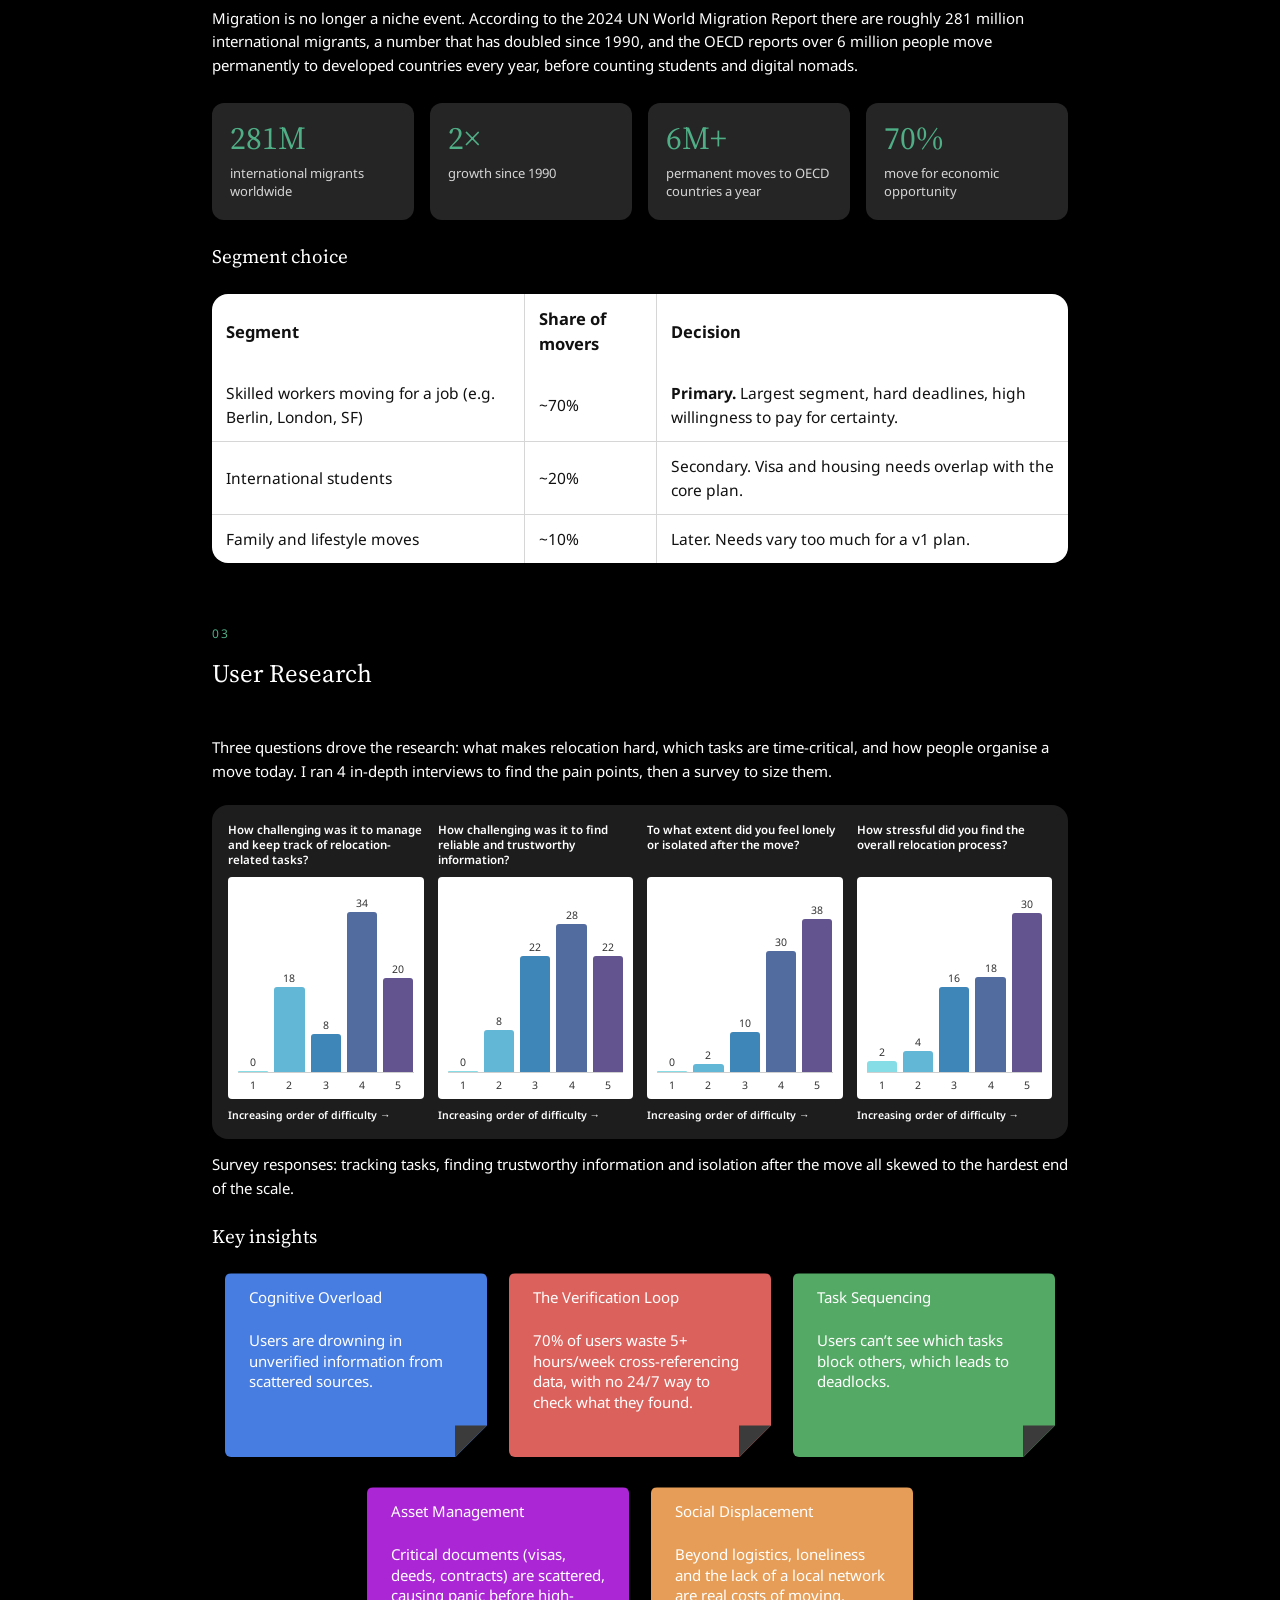
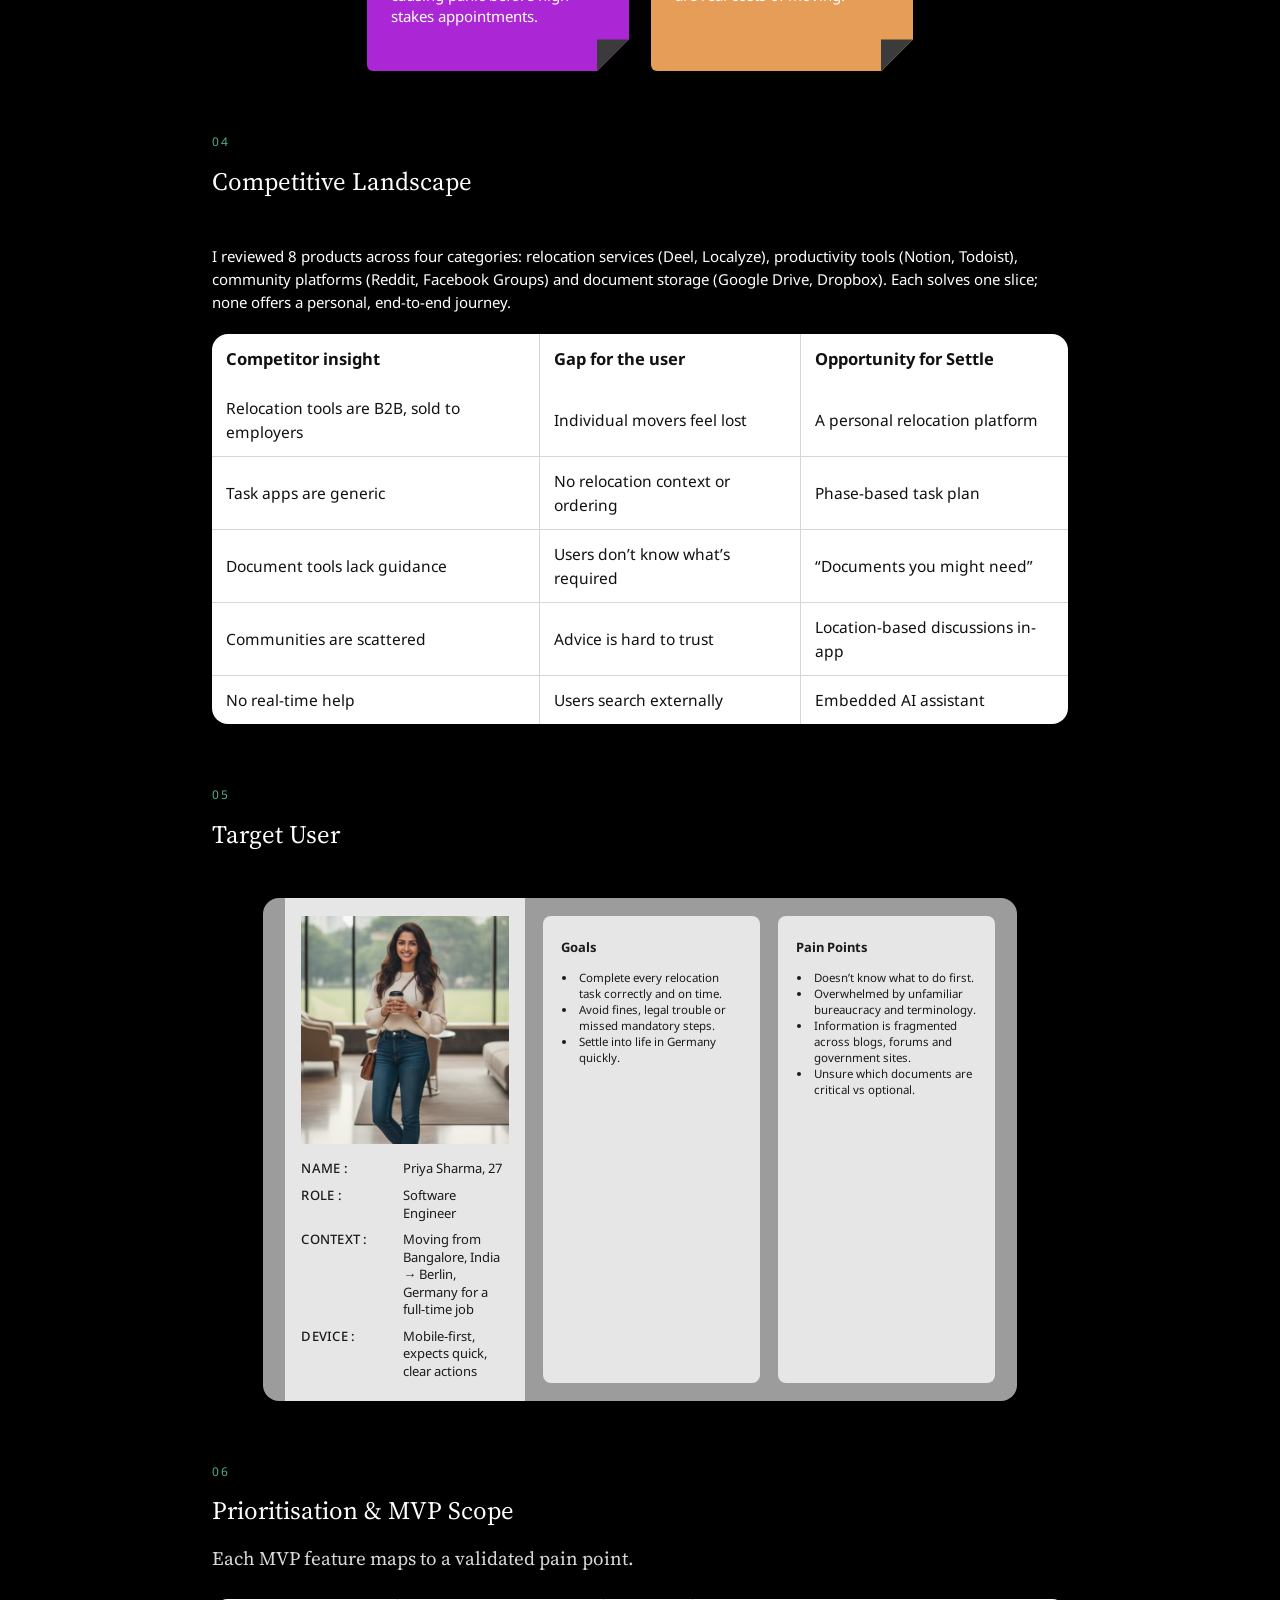
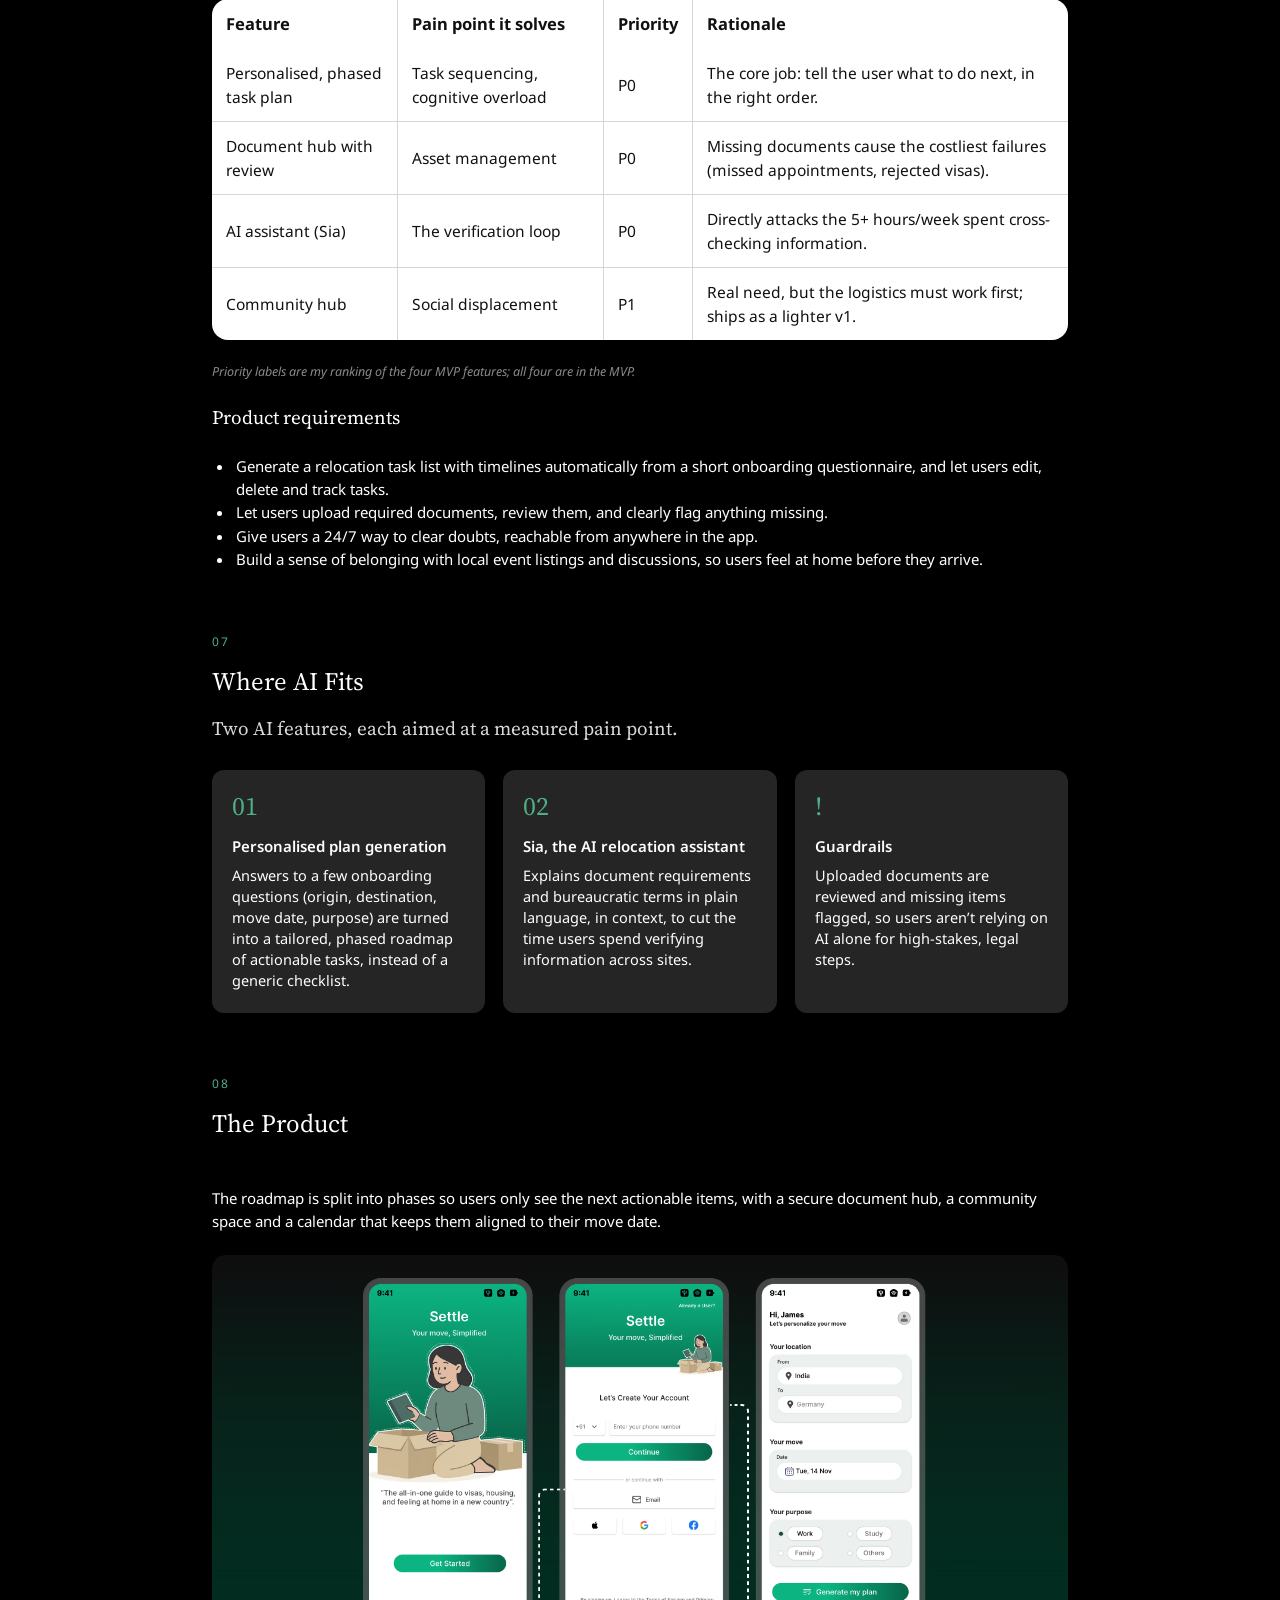
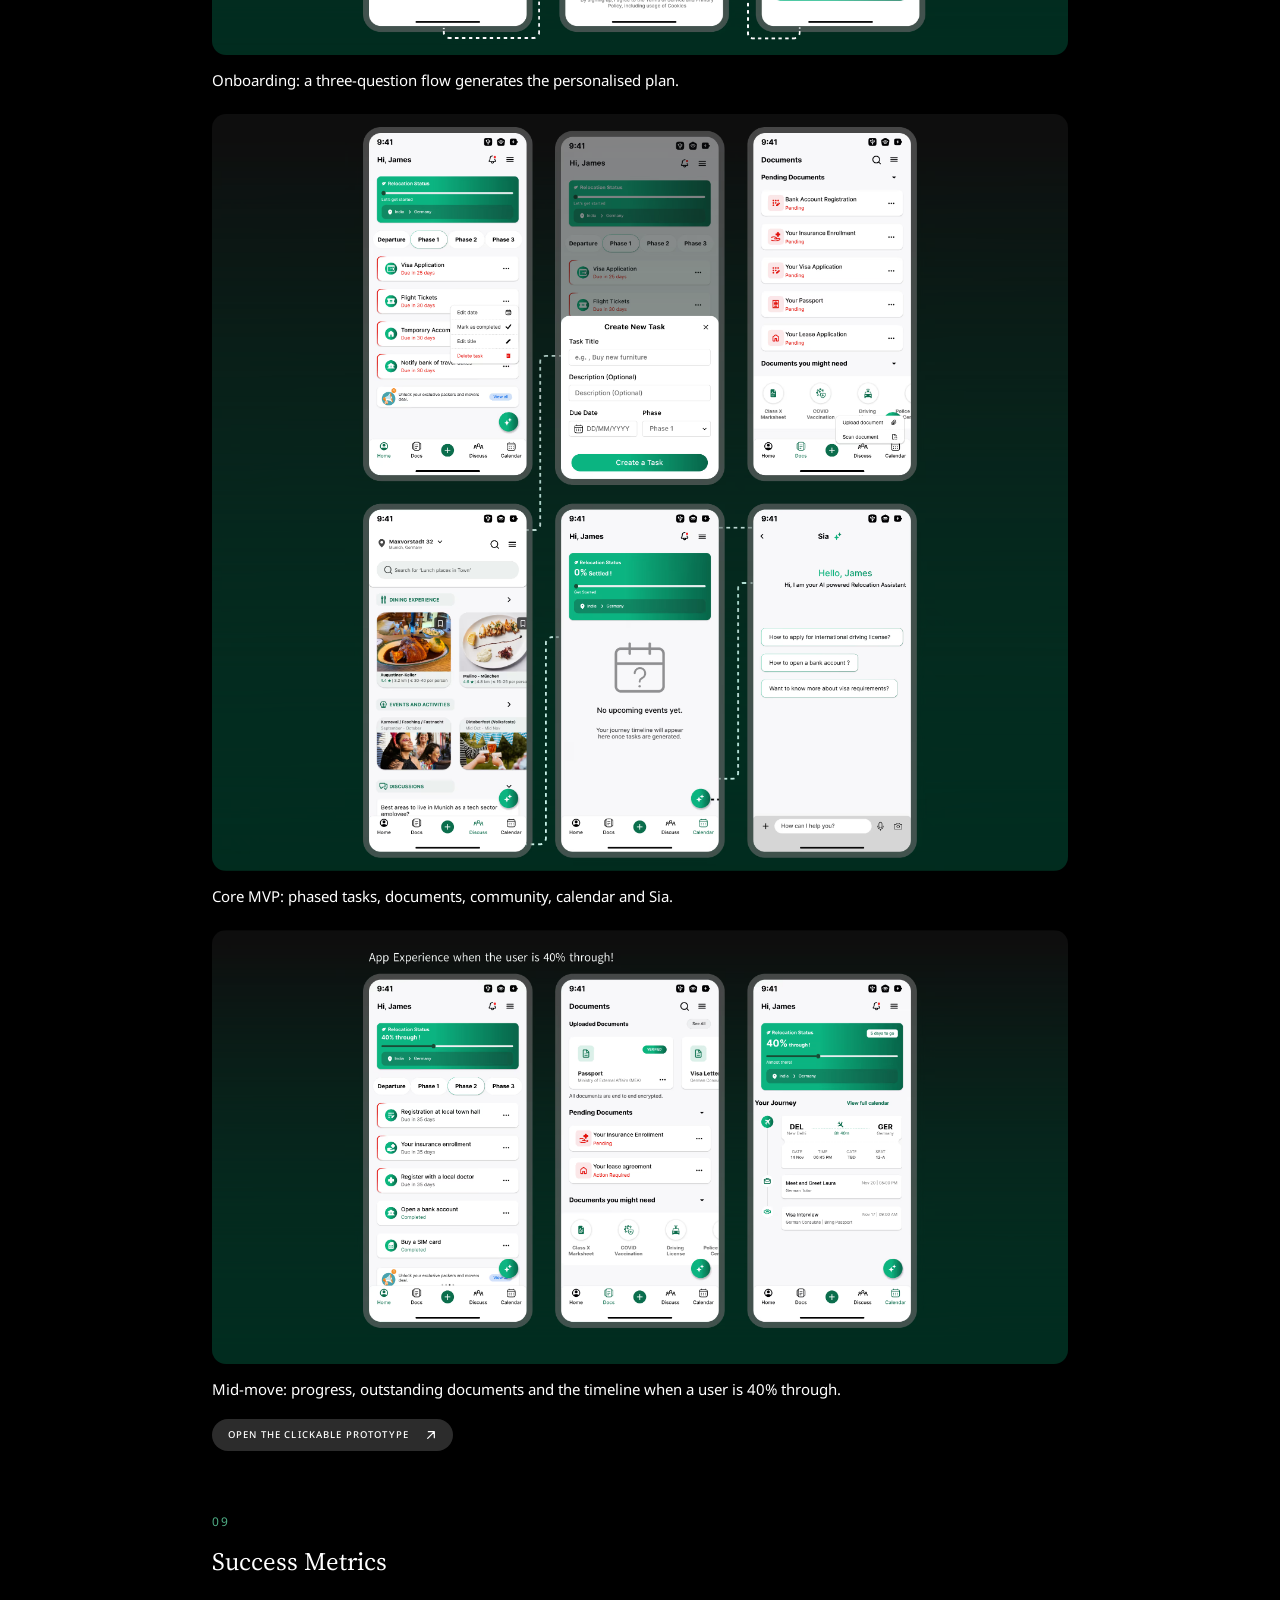
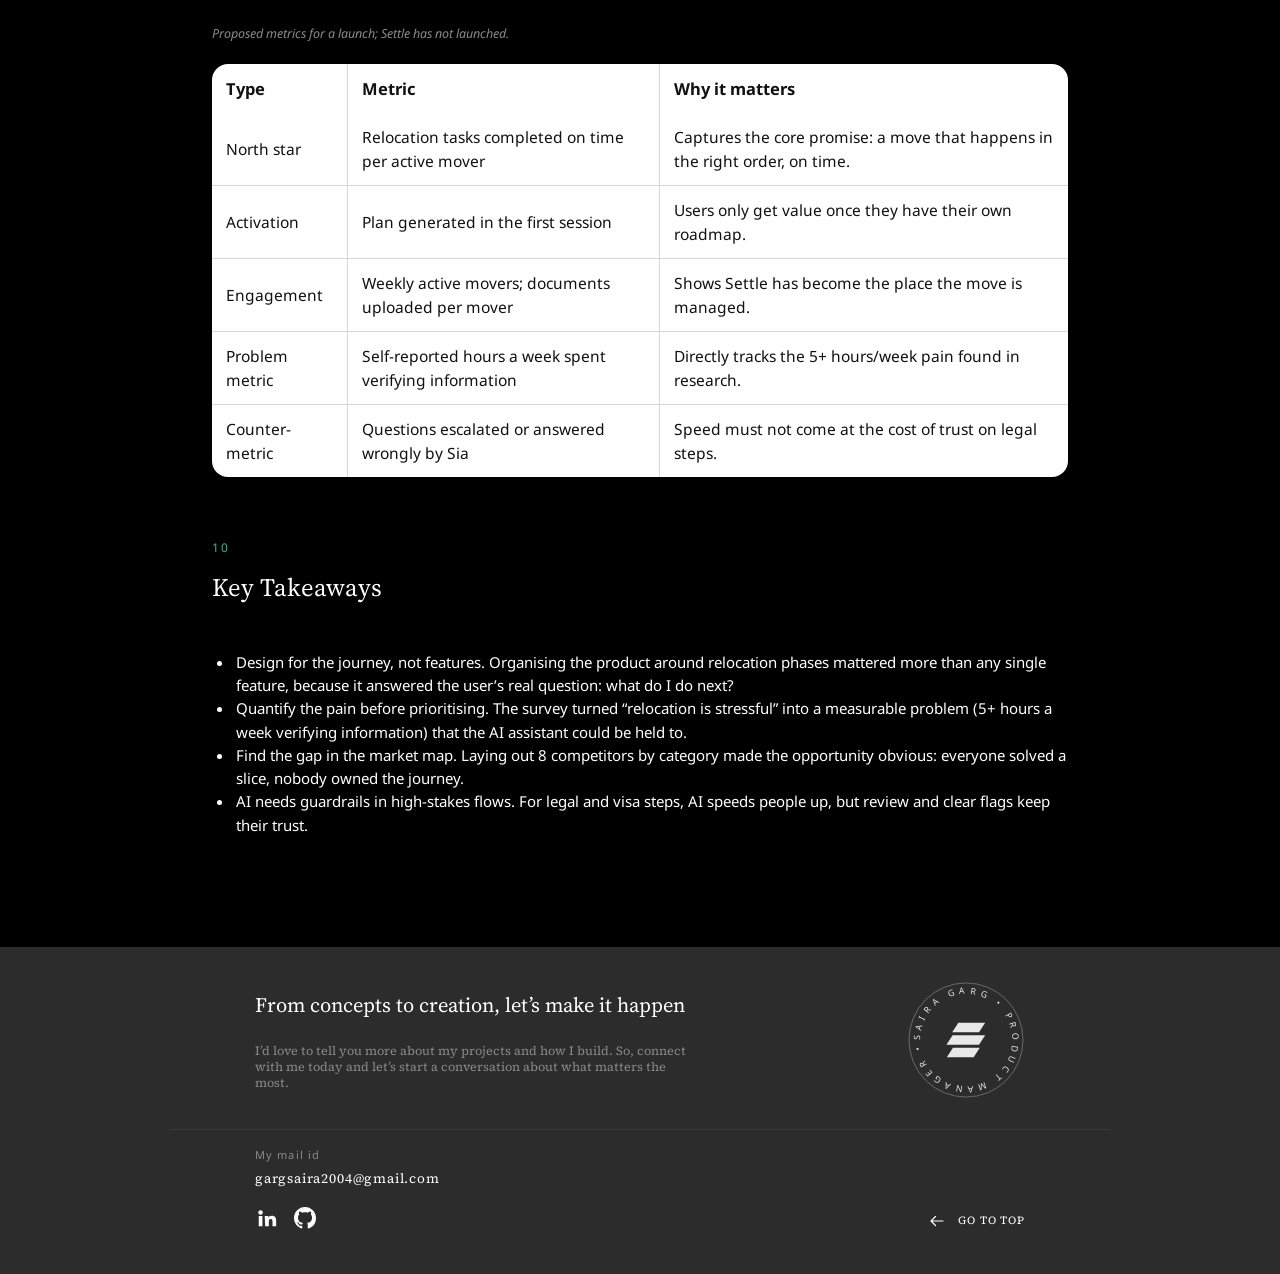
<file: settle.html>
<!doctype html>
<html lang="en">
<head>
<meta charset="utf-8">
<meta name="viewport" content="width=device-width, initial-scale=1">
<title>Settle — Relocation & Travel Partner · Saira Garg</title>
<meta name="description" content="Product case study: Settle, an AI-assisted relocation app, from market sizing and user research to a prioritised MVP.">
<link rel="preconnect" href="https://fonts.googleapis.com">
<link rel="preconnect" href="https://fonts.gstatic.com" crossorigin>
<link href="https://fonts.googleapis.com/css2?family=Noto+Sans:wght@400;500;600;700&family=Source+Serif+4:opsz,wght@8..60,400;8..60,500&display=swap" rel="stylesheet">
<link rel="stylesheet" href="styles.css">
</head>
<body id="top">
<header class="nav">
  <a class="brand" href="index.html" aria-label="Saira Garg — home"><svg viewBox="0 0 24 24" fill="currentColor" aria-hidden="true"><path d="M8 3h14l-3.2 5H4.8z"/><path d="M5 9.5h17l-3.2 5H1.8z"/><path d="M5.2 16h14l-3.2 5H2z"/></svg><span>Saira Garg</span></a>
  <nav class="nav-links" aria-label="Primary">
    <a href="index.html#work" aria-current="page">Work</a>
    <a href="about.html">About</a>
    <a href="about.html#experience">Resume</a>
  </nav>
</header>

<main class="case">
  <a class="goback" href="index.html#work"><svg viewBox="0 0 24 24" fill="none" stroke="currentColor" stroke-width="1.6" stroke-linecap="round" stroke-linejoin="round" aria-hidden="true"><path d="M20 12H4M10 6l-6 6 6 6"/></svg><span>GO BACK</span></a>
  <div class="col">
    <div class="eyebrow">Product case study · Discovery to MVP · 8 weeks</div>
    <h1>Settle | Relocation &amp; Travel Partner</h1>
    <p class="lede">A personal relocation assistant that turns the chaos of moving to a new country into a clear, guided, and manageable process.</p>
    <figure class="cover sharp"><img src="assets/settle/hero.avif" alt="Settle app screens: sign-up, relocation task plan, documents, community and AI assistant"></figure>
    <div class="meta"><div><span>ROLE</span><b>Product owner, end to end</b></div><div><span>TIMELINE</span><b>8-week sprint</b></div><div><span>SCOPE</span><b>Research · Strategy · MVP</b></div></div>
    <div class="tldr"><div><span>Problem</span><p>Moving abroad means hundreds of fragmented tasks spread across government sites, forums and chats, and no single place tells you what to do next.</p></div><div><span>What I did</span><p>Sized the market, ran interviews and a survey, mapped 8 competitors, prioritised a 4-feature MVP and took it to a clickable prototype.</p></div><div><span>Outcome</span><p>A phased, AI-assisted relocation plan that fills a gap none of the 8 competitors covered: one personal journey from visa to feeling at home.</p></div></div>

    <h2><span class="num">01</span>The Problem</h2>
    <p>International relocation is rarely a seamless transition. It is a complex web of hundreds of fragmented tasks, and the order matters: you often need a bank account to rent a flat, but an address to open the bank account.</p>
    <p>Existing tools solve isolated pieces (task lists, document storage, B2B relocation services) and leave the individual mover to stitch them together.</p>

    <h2><span class="num">02</span>Market Opportunity</h2>
    <p>Migration is no longer a niche event. According to the 2024 UN World Migration Report there are roughly 281 million international migrants, a number that has doubled since 1990, and the OECD reports over 6 million people move permanently to developed countries every year, before counting students and digital nomads.</p>
    <div class="stats"><div class="stat"><b>281M</b><span>international migrants worldwide</span></div><div class="stat"><b>2×</b><span>growth since 1990</span></div><div class="stat"><b>6M+</b><span>permanent moves to OECD countries a year</span></div><div class="stat"><b>70%</b><span>move for economic opportunity</span></div></div>
    <h3>Segment choice</h3>
    <table class="table"><thead><tr><th>Segment</th><th>Share of movers</th><th>Decision</th></tr></thead><tbody><tr><td>Skilled workers moving for a job (e.g. Berlin, London, SF)</td><td>~70%</td><td><b>Primary.</b> Largest segment, hard deadlines, high willingness to pay for certainty.</td></tr><tr><td>International students</td><td>~20%</td><td>Secondary. Visa and housing needs overlap with the core plan.</td></tr><tr><td>Family and lifestyle moves</td><td>~10%</td><td>Later. Needs vary too much for a v1 plan.</td></tr></tbody></table>

    <h2><span class="num">03</span>User Research</h2>
    <p>Three questions drove the research: what makes relocation hard, which tasks are time-critical, and how people organise a move today. I ran 4 in-depth interviews to find the pain points, then a survey to size them.</p>
    <div class="survey" role="img" aria-label="Survey results: number of people per difficulty rating from 1 to 5, for four questions"><div class="chart"><h4>How challenging was it to manage and keep track of relocation-related tasks?</h4><div class="plot"><div class="bars"><i data-v="0" style="height:0.0%"></i><i data-v="18" style="height:50.0%"></i><i data-v="8" style="height:22.2%"></i><i data-v="34" style="height:94.4%"></i><i data-v="20" style="height:55.6%"></i></div><div class="x"><span>1</span><span>2</span><span>3</span><span>4</span><span>5</span></div></div><small>Increasing order of difficulty →</small></div><div class="chart"><h4>How challenging was it to find reliable and trustworthy information?</h4><div class="plot"><div class="bars"><i data-v="0" style="height:0.0%"></i><i data-v="8" style="height:25.0%"></i><i data-v="22" style="height:68.8%"></i><i data-v="28" style="height:87.5%"></i><i data-v="22" style="height:68.8%"></i></div><div class="x"><span>1</span><span>2</span><span>3</span><span>4</span><span>5</span></div></div><small>Increasing order of difficulty →</small></div><div class="chart"><h4>To what extent did you feel lonely or isolated after the move?</h4><div class="plot"><div class="bars"><i data-v="0" style="height:0.0%"></i><i data-v="2" style="height:4.8%"></i><i data-v="10" style="height:23.8%"></i><i data-v="30" style="height:71.4%"></i><i data-v="38" style="height:90.5%"></i></div><div class="x"><span>1</span><span>2</span><span>3</span><span>4</span><span>5</span></div></div><small>Increasing order of difficulty →</small></div><div class="chart"><h4>How stressful did you find the overall relocation process?</h4><div class="plot"><div class="bars"><i data-v="2" style="height:6.2%"></i><i data-v="4" style="height:12.5%"></i><i data-v="16" style="height:50.0%"></i><i data-v="18" style="height:56.2%"></i><i data-v="30" style="height:93.8%"></i></div><div class="x"><span>1</span><span>2</span><span>3</span><span>4</span><span>5</span></div></div><small>Increasing order of difficulty →</small></div></div>
    <p class="caption">Survey responses: tracking tasks, finding trustworthy information and isolation after the move all skewed to the hardest end of the scale.</p>
    <h3>Key insights</h3>
    <div class="notes">
      <div class="note blue"><b>Cognitive Overload</b>Users are drowning in unverified information from scattered sources.</div>
      <div class="note red"><b>The Verification Loop</b>70% of users waste 5+ hours/week cross-referencing data, with no 24/7 way to check what they found.</div>
      <div class="note green"><b>Task Sequencing</b>Users can’t see which tasks block others, which leads to deadlocks.</div>
      <div class="note purple"><b>Asset Management</b>Critical documents (visas, deeds, contracts) are scattered, causing panic before high-stakes appointments.</div>
      <div class="note orange"><b>Social Displacement</b>Beyond logistics, loneliness and the lack of a local network are real costs of moving.</div>
    </div>

    <h2><span class="num">04</span>Competitive Landscape</h2>
    <p>I reviewed 8 products across four categories: relocation services (Deel, Localyze), productivity tools (Notion, Todoist), community platforms (Reddit, Facebook Groups) and document storage (Google Drive, Dropbox). Each solves one slice; none offers a personal, end-to-end journey.</p>
    <table class="table"><thead><tr><th>Competitor insight</th><th>Gap for the user</th><th>Opportunity for Settle</th></tr></thead><tbody><tr><td>Relocation tools are B2B, sold to employers</td><td>Individual movers feel lost</td><td>A personal relocation platform</td></tr><tr><td>Task apps are generic</td><td>No relocation context or ordering</td><td>Phase-based task plan</td></tr><tr><td>Document tools lack guidance</td><td>Users don’t know what’s required</td><td>“Documents you might need”</td></tr><tr><td>Communities are scattered</td><td>Advice is hard to trust</td><td>Location-based discussions in-app</td></tr><tr><td>No real-time help</td><td>Users search externally</td><td>Embedded AI assistant</td></tr></tbody></table>

    <h2><span class="num">05</span>Target User</h2>
    <div class="persona">
      <div class="id"><img src="assets/settle/persona-photo.avif" alt="Portrait of the persona, Priya Sharma" loading="lazy">
        <dl><dt>NAME :</dt><dd>Priya Sharma, 27</dd><dt>ROLE :</dt><dd>Software Engineer</dd><dt>CONTEXT :</dt><dd>Moving from Bangalore, India → Berlin, Germany for a full-time job</dd><dt>DEVICE :</dt><dd>Mobile-first, expects quick, clear actions</dd></dl></div>
      <div class="traits">
        <div class="trait"><b>Goals</b><ul><li>Complete every relocation task correctly and on time.</li><li>Avoid fines, legal trouble or missed mandatory steps.</li><li>Settle into life in Germany quickly.</li></ul></div>
        <div class="trait"><b>Pain Points</b><ul><li>Doesn’t know what to do first.</li><li>Overwhelmed by unfamiliar bureaucracy and terminology.</li><li>Information is fragmented across blogs, forums and government sites.</li><li>Unsure which documents are critical vs optional.</li></ul></div>
      </div>
    </div>

    <h2 class="tight"><span class="num">06</span>Prioritisation &amp; MVP Scope</h2><p class="sub">Each MVP feature maps to a validated pain point.</p>
    <table class="table"><thead><tr><th>Feature</th><th>Pain point it solves</th><th>Priority</th><th>Rationale</th></tr></thead><tbody><tr><td>Personalised, phased task plan</td><td>Task sequencing, cognitive overload</td><td>P0</td><td>The core job: tell the user what to do next, in the right order.</td></tr><tr><td>Document hub with review</td><td>Asset management</td><td>P0</td><td>Missing documents cause the costliest failures (missed appointments, rejected visas).</td></tr><tr><td>AI assistant (Sia)</td><td>The verification loop</td><td>P0</td><td>Directly attacks the 5+ hours/week spent cross-checking information.</td></tr><tr><td>Community hub</td><td>Social displacement</td><td>P1</td><td>Real need, but the logistics must work first; ships as a lighter v1.</td></tr></tbody></table>
    <p class="flag">Priority labels are my ranking of the four MVP features; all four are in the MVP.</p>
    <h3>Product requirements</h3>
    <ul>
      <li>Generate a relocation task list with timelines automatically from a short onboarding questionnaire, and let users edit, delete and track tasks.</li>
      <li>Let users upload required documents, review them, and clearly flag anything missing.</li>
      <li>Give users a 24/7 way to clear doubts, reachable from anywhere in the app.</li>
      <li>Build a sense of belonging with local event listings and discussions, so users feel at home before they arrive.</li>
    </ul>

    <h2 class="tight"><span class="num">07</span>Where AI Fits</h2><p class="sub">Two AI features, each aimed at a measured pain point.</p>
    <div class="pillars"><div class="pillar"><i>01</i><b>Personalised plan generation</b>Answers to a few onboarding questions (origin, destination, move date, purpose) are turned into a tailored, phased roadmap of actionable tasks, instead of a generic checklist.</div><div class="pillar"><i>02</i><b>Sia, the AI relocation assistant</b>Explains document requirements and bureaucratic terms in plain language, in context, to cut the time users spend verifying information across sites.</div><div class="pillar"><i>!</i><b>Guardrails</b>Uploaded documents are reviewed and missing items flagged, so users aren’t relying on AI alone for high-stakes, legal steps.</div></div>

    <h2><span class="num">08</span>The Product</h2>
    <p>The roadmap is split into phases so users only see the next actionable items, with a secure document hub, a community space and a calendar that keeps them aligned to their move date.</p>
    <figure><img src="assets/settle/onboarding.avif" alt="Onboarding: welcome, account creation and a short questionnaire that generates the plan" loading="lazy"><figcaption>Onboarding: a three-question flow generates the personalised plan.</figcaption></figure>
    <figure><img src="assets/settle/app-experience.avif" alt="Core screens: phased task list, create task, documents hub, community, calendar and the AI assistant" loading="lazy"><figcaption>Core MVP: phased tasks, documents, community, calendar and Sia.</figcaption></figure>
    <figure><img src="assets/settle/journey-40.avif" alt="The app when the user is 40% through: phase 2 tasks, documents and journey timeline" loading="lazy"><figcaption>Mid-move: progress, outstanding documents and the timeline when a user is 40% through.</figcaption></figure>
    <a class="jump" href="https://www.figma.com/proto/tPsz1kYWrE2gMf47X8u1kt/Portfolio?node-id=61-44" target="_blank" rel="noopener"><span>Open the clickable prototype</span><svg viewBox="0 0 24 24" fill="none" stroke="currentColor" stroke-width="1.8" stroke-linecap="round" stroke-linejoin="round" aria-hidden="true"><path d="M7 17 17 7M8 7h9v9"/></svg></a>

    <h2><span class="num">09</span>Success Metrics</h2>
    <p class="flag">Proposed metrics for a launch; Settle has not launched.</p>
    <table class="table"><thead><tr><th>Type</th><th>Metric</th><th>Why it matters</th></tr></thead><tbody><tr><td>North star</td><td>Relocation tasks completed on time per active mover</td><td>Captures the core promise: a move that happens in the right order, on time.</td></tr><tr><td>Activation</td><td>Plan generated in the first session</td><td>Users only get value once they have their own roadmap.</td></tr><tr><td>Engagement</td><td>Weekly active movers; documents uploaded per mover</td><td>Shows Settle has become the place the move is managed.</td></tr><tr><td>Problem metric</td><td>Self-reported hours a week spent verifying information</td><td>Directly tracks the 5+ hours/week pain found in research.</td></tr><tr><td>Counter-metric</td><td>Questions escalated or answered wrongly by Sia</td><td>Speed must not come at the cost of trust on legal steps.</td></tr></tbody></table>

    <h2><span class="num">10</span>Key Takeaways</h2>
    <ul>
      <li>Design for the journey, not features. Organising the product around relocation phases mattered more than any single feature, because it answered the user’s real question: what do I do next?</li>
      <li>Quantify the pain before prioritising. The survey turned “relocation is stressful” into a measurable problem (5+ hours a week verifying information) that the AI assistant could be held to.</li>
      <li>Find the gap in the market map. Laying out 8 competitors by category made the opportunity obvious: everyone solved a slice, nobody owned the journey.</li>
      <li>AI needs guardrails in high-stakes flows. For legal and visa steps, AI speeds people up, but review and clear flags keep their trust.</li>
    </ul>
  </div>
</main>
<footer class="footer">
  <div class="footer-top">
    <div>
      <h2>From concepts to creation, let’s make it happen</h2>
      <p>I’d love to tell you more about my projects and how I build. So, connect with me today and let’s start a conversation about what matters the most.</p>
    </div>
    <div class="badge" aria-hidden="true">
      <svg class="ring" viewBox="0 0 120 120">
        <defs><path id="circ" d="M60,60 m-47,0 a47,47 0 1,1 94,0 a47,47 0 1,1 -94,0"/></defs>
        <circle cx="60" cy="60" r="58" fill="none" stroke="#6b6b6b" stroke-width="1"/>
        <text font-family="Noto Sans, sans-serif" font-size="9" fill="#e8e8e8"><textPath href="#circ" textLength="288" lengthAdjust="spacing">SAIRA GARG • PRODUCT MANAGER •</textPath></text>
      </svg>
      <svg class="mark" viewBox="0 0 24 24" fill="#e8e8e8"><path d="M8 3h14l-3.2 5H4.8z"/><path d="M5 9.500h17l-3.200 5H1.800z"/><path d="M5.200 16h14l-3.200 5H2z"/></svg>
    </div>
  </div>
  <hr class="footer-rule">
  <div class="footer-bottom">
    <div>
      <div class="mail-label">My mail id</div>
      <a class="mail" href="mailto:gargsaira2004@gmail.com">gargsaira2004@gmail.com</a>
      <div class="socials">
        <a href="https://www.linkedin.com/in/saira-garg" target="_blank" rel="noopener" aria-label="LinkedIn"><svg viewBox="0 0 24 24" aria-hidden="true"><path d="M4.98 3.5a2.5 2.5 0 1 1 0 5 2.5 2.5 0 0 1 0-5zM3 9.75h4V21H3zM9.5 9.75h3.8v1.6h.06c.53-1 1.83-1.9 3.76-1.9 4 0 4.88 2.4 4.88 5.9V21h-4v-5c0-1.3-.03-2.9-1.9-2.9s-2.1 1.4-2.1 2.8V21h-4z"/></svg></a>
        <a href="https://github.com/SAIRAGARG" target="_blank" rel="noopener" aria-label="GitHub"><svg viewBox="0 0 16 16" aria-hidden="true"><path d="M8 0C3.58 0 0 3.58 0 8c0 3.54 2.29 6.53 5.47 7.59.4.07.55-.17.55-.38 0-.19-.01-.82-.01-1.49-2.01.37-2.53-.49-2.69-.94-.09-.23-.48-.94-.82-1.13-.28-.15-.68-.52-.01-.53.63-.01 1.08.58 1.23.82.72 1.21 1.87.87 2.33.66.07-.52.28-.87.51-1.07-1.78-.2-3.64-.89-3.64-3.95 0-.87.31-1.59.82-2.15-.08-.2-.36-1.02.08-2.12 0 0 .67-.21 2.2.82.64-.18 1.32-.27 2-.27.68 0 1.36.09 2 .27 1.53-1.04 2.2-.82 2.2-.82.44 1.1.16 1.92.08 2.12.51.56.82 1.27.82 2.15 0 3.07-1.87 3.75-3.65 3.95.29.25.54.73.54 1.48 0 1.07-.01 1.93-.01 2.2 0 .21.15.46.55.38A8.013 8.013 0 0016 8c0-4.420-3.580-8-8-8z"/></svg></a>
      </div>
    </div>
    <a class="totop" href="#top"><svg viewBox="0 0 24 24" fill="none" stroke="currentColor" stroke-width="1.6" stroke-linecap="round" stroke-linejoin="round" aria-hidden="true"><path d="M20 12H4M10 6l-6 6 6 6"/></svg><span>GO TO TOP</span></a>
  </div>
</footer>
</body>
</html>
</file>
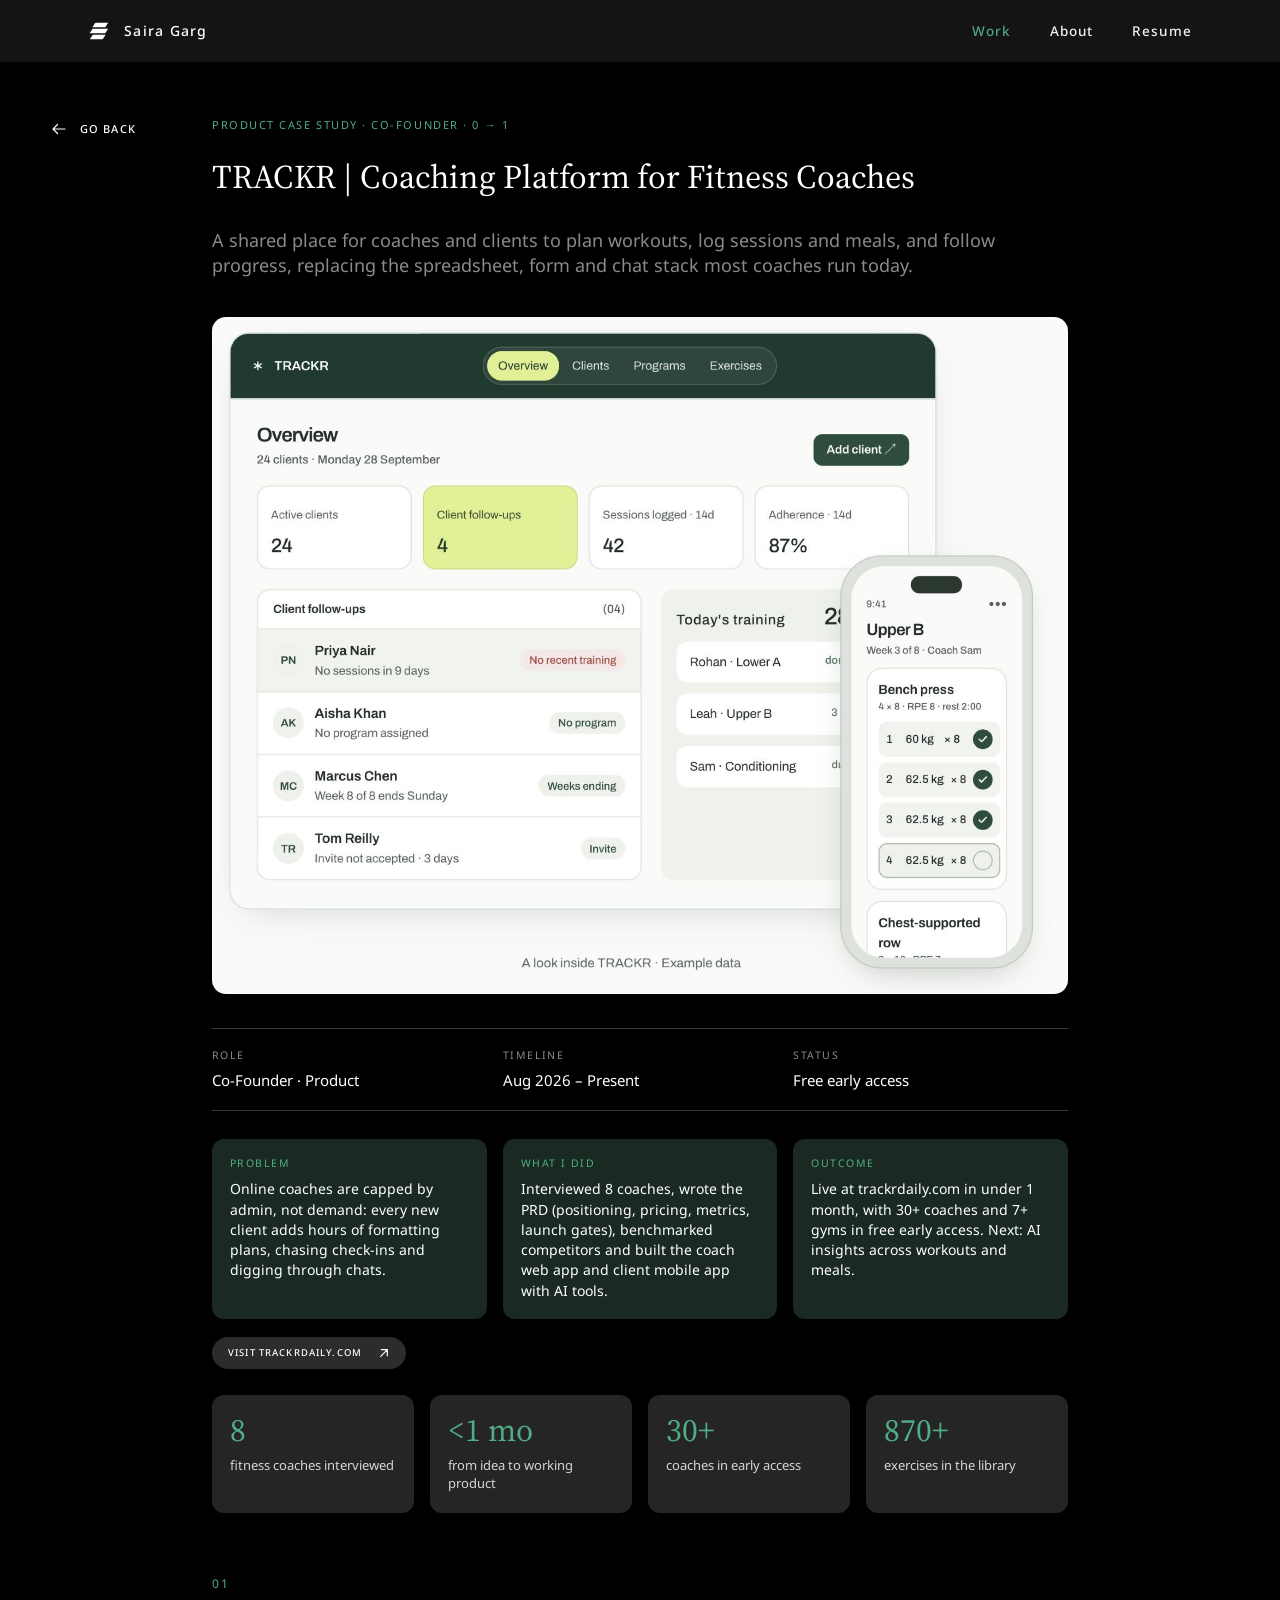
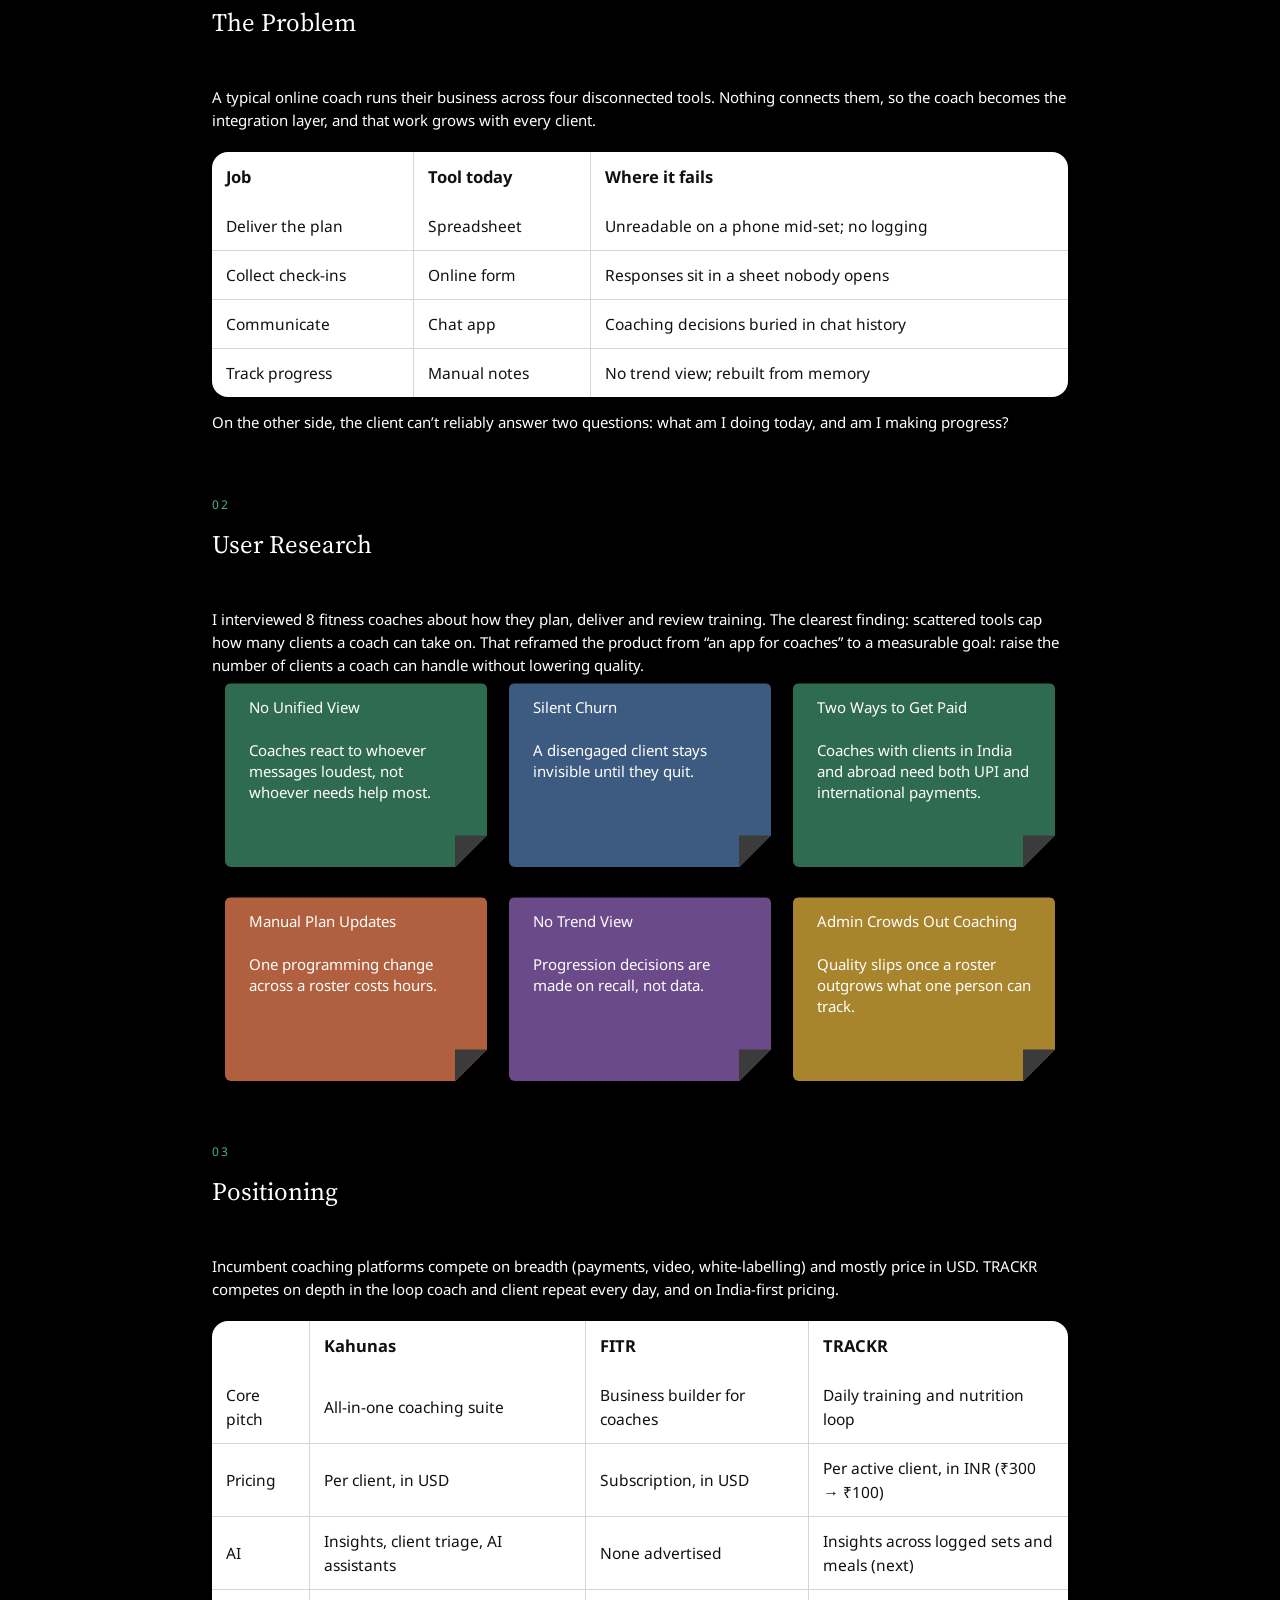
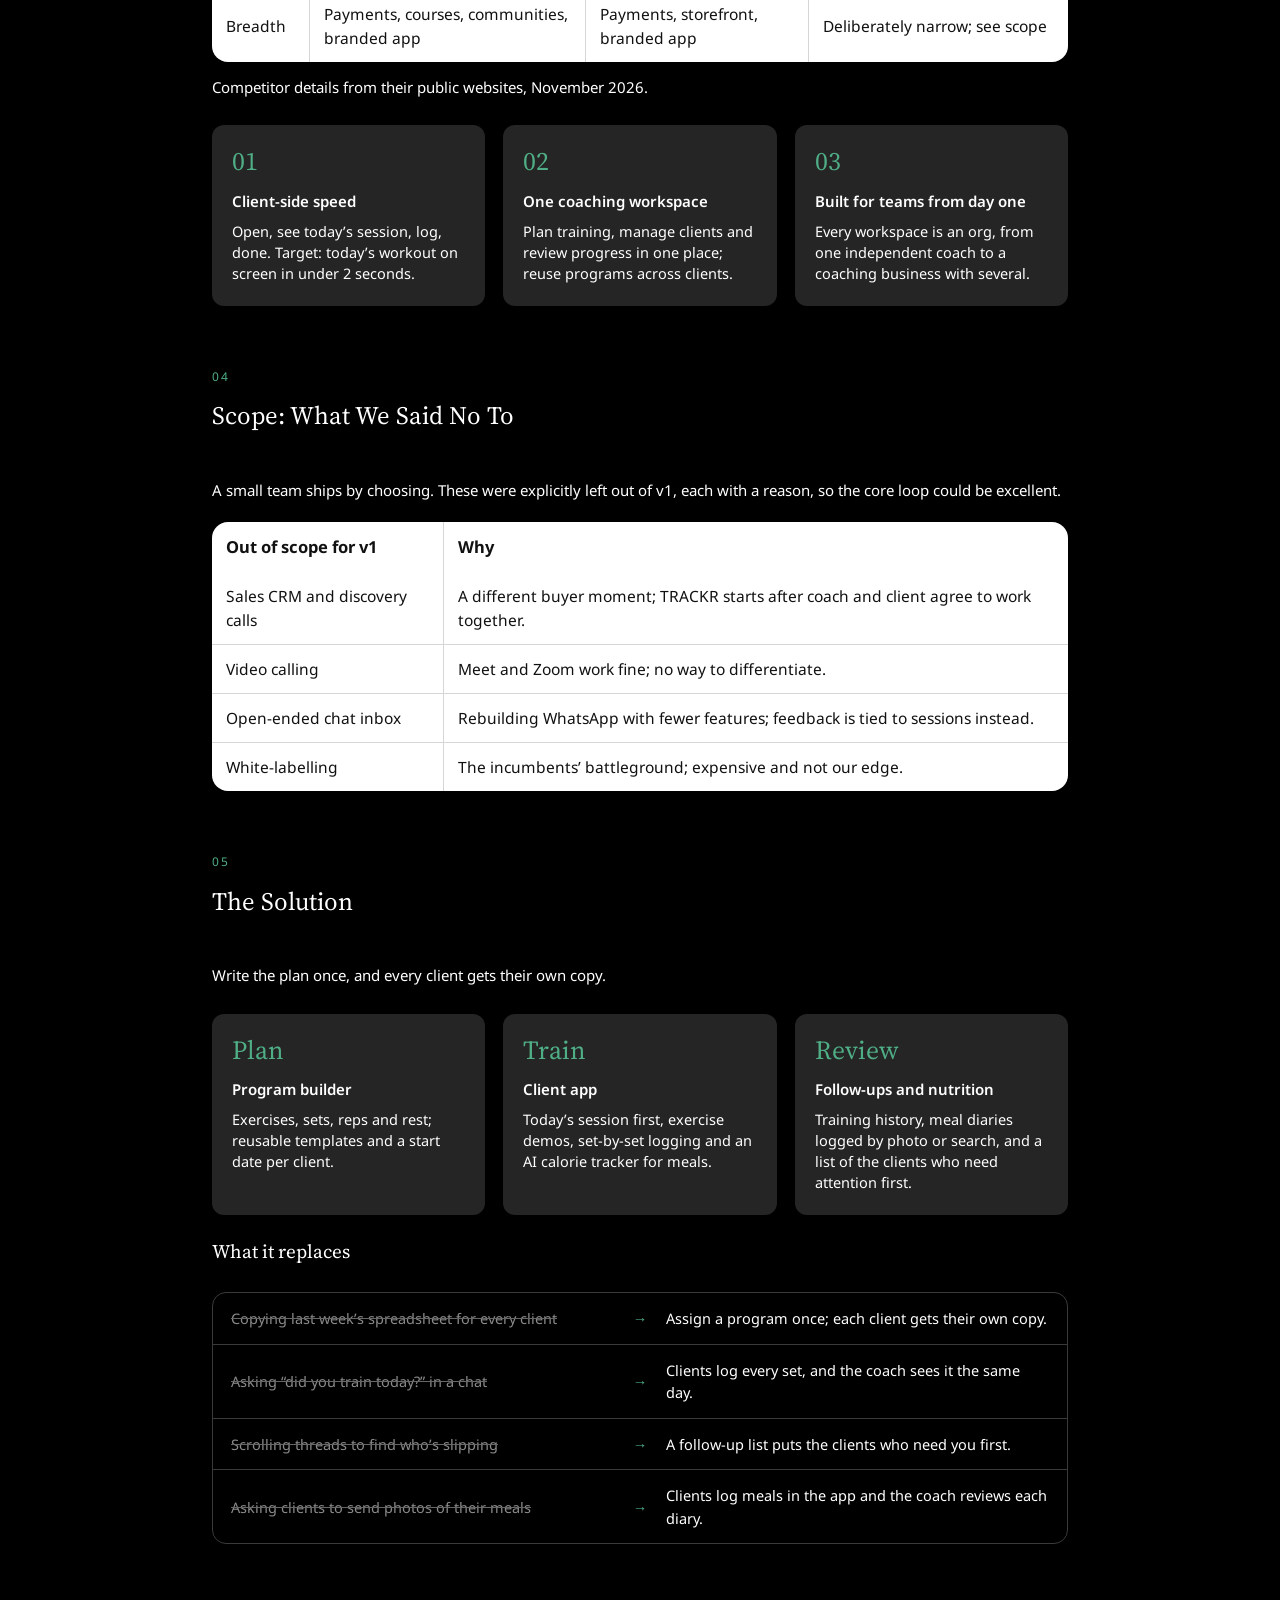
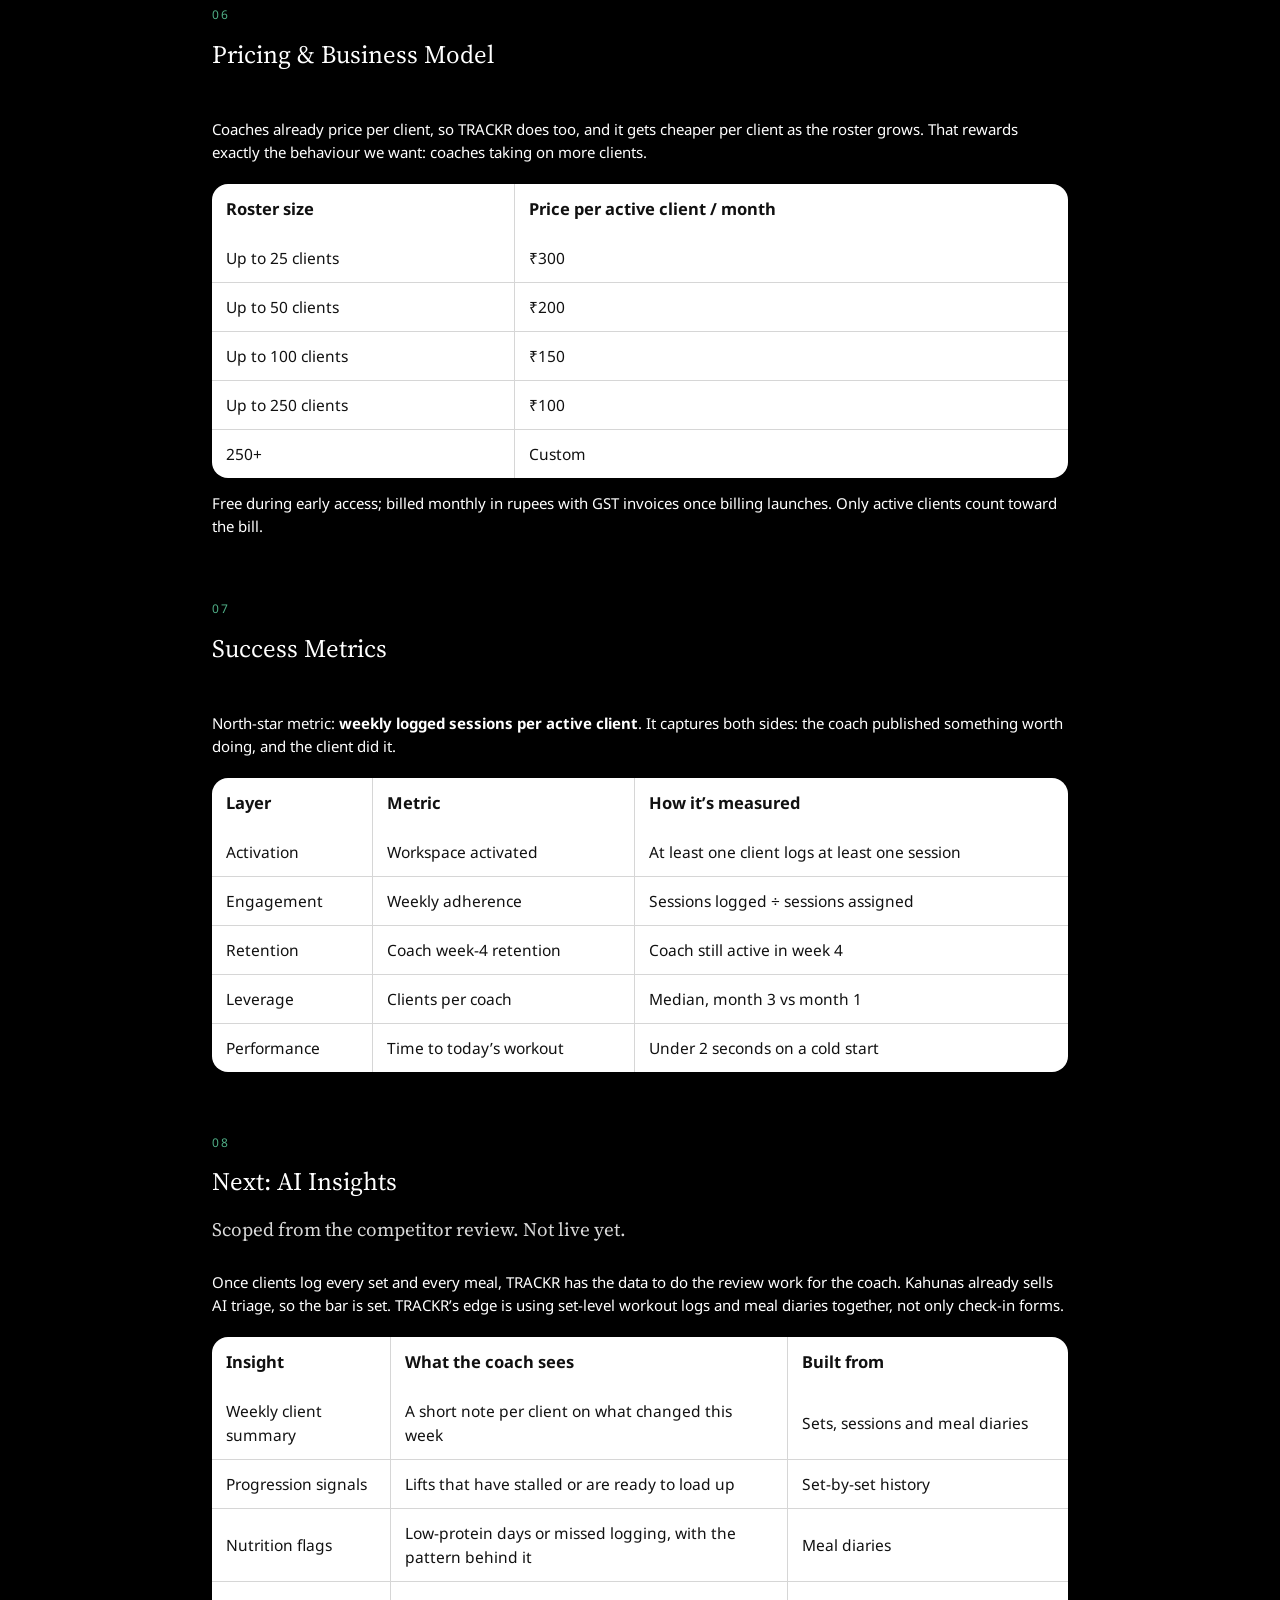
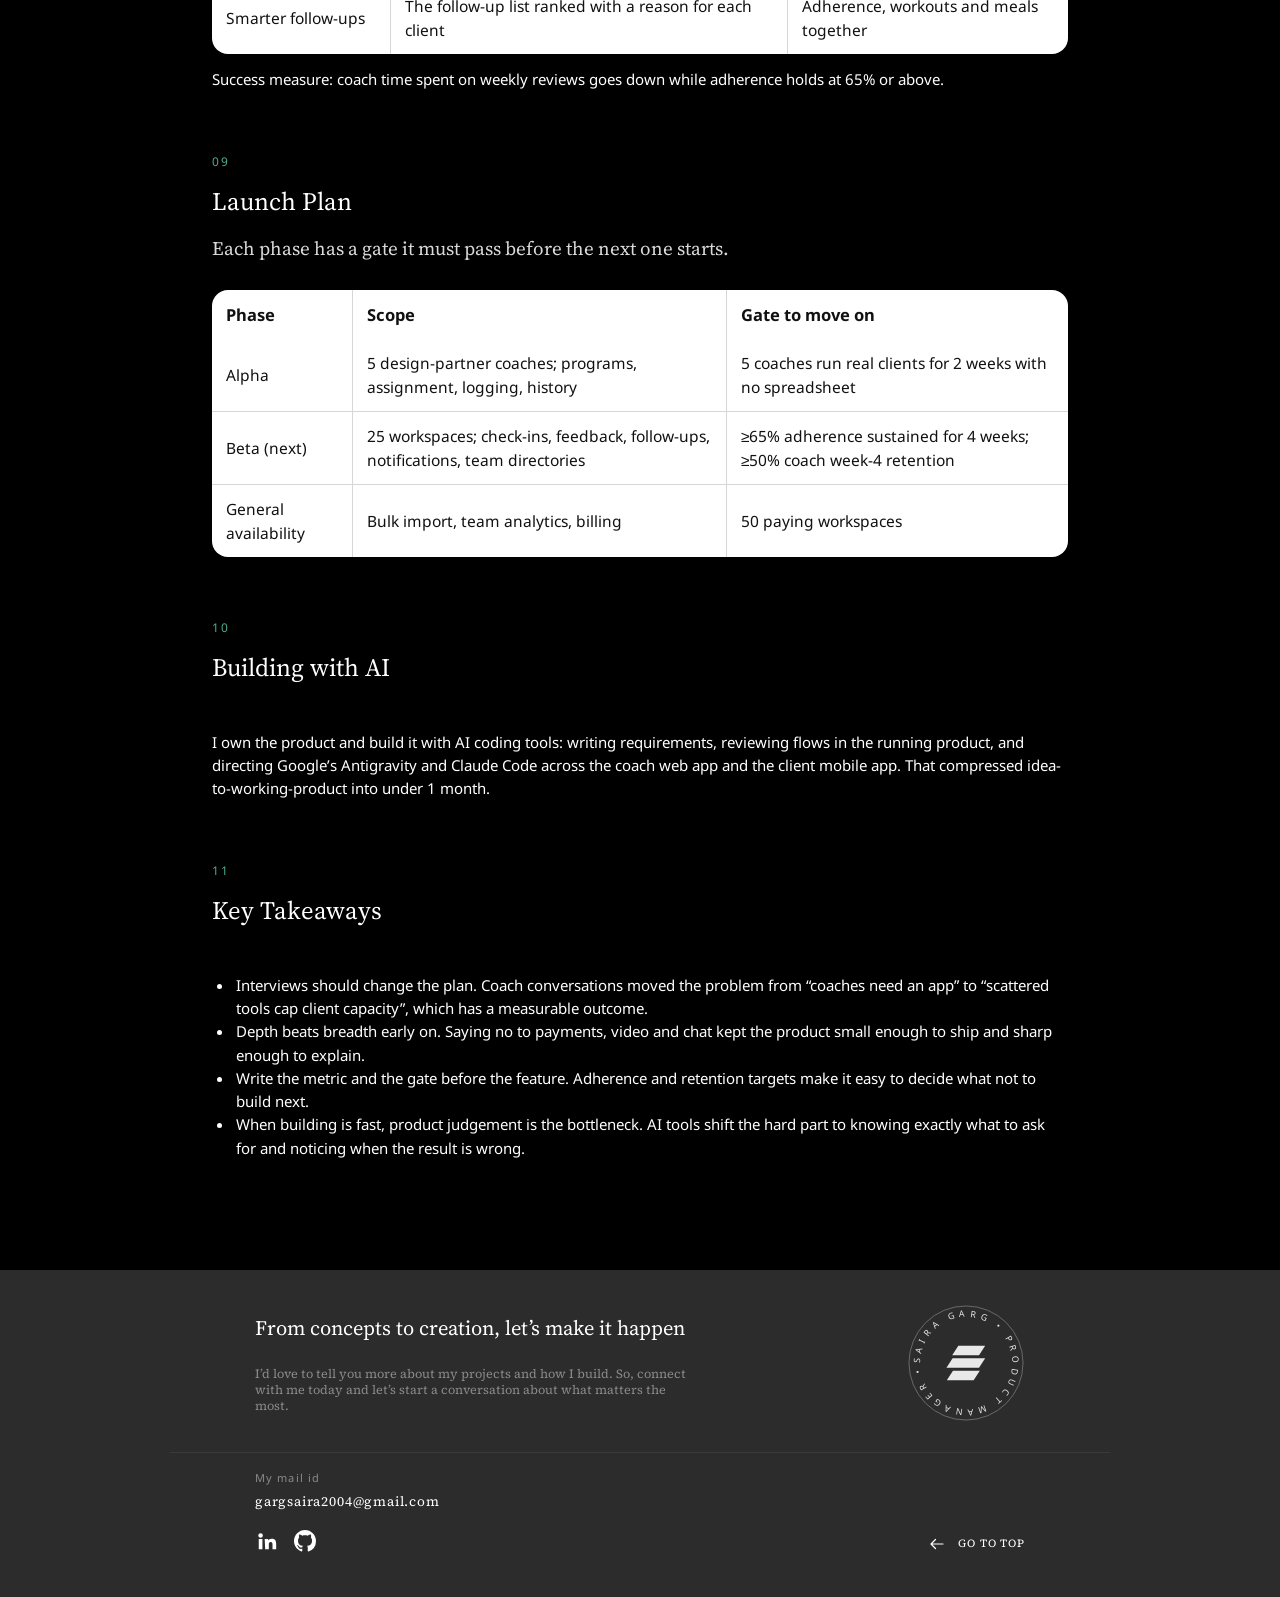
<file: trackr.html>
<!doctype html>
<html lang="en">
<head>
<meta charset="utf-8">
<meta name="viewport" content="width=device-width, initial-scale=1">
<title>TRACKR — Coaching platform for fitness coaches · Saira Garg</title>
<meta name="description" content="Product case study: TRACKR, a coaching platform taken from coach interviews and a PRD to a working product and beta.">
<link rel="preconnect" href="https://fonts.googleapis.com">
<link rel="preconnect" href="https://fonts.gstatic.com" crossorigin>
<link href="https://fonts.googleapis.com/css2?family=Noto+Sans:wght@400;500;600;700&family=Source+Serif+4:opsz,wght@8..60,400;8..60,500&display=swap" rel="stylesheet">
<link rel="stylesheet" href="styles.css">
</head>
<body id="top">
<header class="nav">
  <a class="brand" href="index.html" aria-label="Saira Garg — home"><svg viewBox="0 0 24 24" fill="currentColor" aria-hidden="true"><path d="M8 3h14l-3.2 5H4.8z"/><path d="M5 9.5h17l-3.2 5H1.8z"/><path d="M5.2 16h14l-3.2 5H2z"/></svg><span>Saira Garg</span></a>
  <nav class="nav-links" aria-label="Primary">
    <a href="index.html#work" aria-current="page">Work</a>
    <a href="about.html">About</a>
    <a href="about.html#experience">Resume</a>
  </nav>
</header>

<main class="case">
  <a class="goback" href="index.html#work"><svg viewBox="0 0 24 24" fill="none" stroke="currentColor" stroke-width="1.6" stroke-linecap="round" stroke-linejoin="round" aria-hidden="true"><path d="M20 12H4M10 6l-6 6 6 6"/></svg><span>GO BACK</span></a>
  <div class="col">
    <div class="eyebrow">Product case study · Co-founder · 0 → 1</div>
    <h1>TRACKR | Coaching Platform for Fitness Coaches</h1>
    <p class="lede">A shared place for coaches and clients to plan workouts, log sessions and meals, and follow progress, replacing the spreadsheet, form and chat stack most coaches run today.</p>
    <figure class="cover"><div class="browser"><img src="assets/trackr/product.jpg" alt="TRACKR coach overview with client follow-ups, sessions logged and adherence, next to the client app logging a bench press set"></div></figure>
    <div class="meta"><div><span>ROLE</span><b>Co-Founder · Product</b></div><div><span>TIMELINE</span><b>Aug 2026 – Present</b></div><div><span>STATUS</span><b>Free early access</b></div></div>
    <div class="tldr"><div><span>Problem</span><p>Online coaches are capped by admin, not demand: every new client adds hours of formatting plans, chasing check-ins and digging through chats.</p></div><div><span>What I did</span><p>Interviewed 8 coaches, wrote the PRD (positioning, pricing, metrics, launch gates), benchmarked competitors and built the coach web app and client mobile app with AI tools.</p></div><div><span>Outcome</span><p>Live at trackrdaily.com in under 1 month, with 30+ coaches and 7+ gyms in free early access. Next: AI insights across workouts and meals.</p></div></div>
    <a class="jump" href="https://trackrdaily.com" target="_blank" rel="noopener"><span>Visit trackrdaily.com</span><svg viewBox="0 0 24 24" fill="none" stroke="currentColor" stroke-width="1.8" stroke-linecap="round" stroke-linejoin="round" aria-hidden="true"><path d="M7 17 17 7M8 7h9v9"/></svg></a>

    <div class="stats"><div class="stat"><b>8</b><span>fitness coaches interviewed</span></div><div class="stat"><b>&lt;1 mo</b><span>from idea to working product</span></div><div class="stat"><b>30+</b><span>coaches in early access</span></div><div class="stat"><b>870+</b><span>exercises in the library</span></div></div>

    <h2><span class="num">01</span>The Problem</h2>
    <p>A typical online coach runs their business across four disconnected tools. Nothing connects them, so the coach becomes the integration layer, and that work grows with every client.</p>
    <table class="table"><thead><tr><th>Job</th><th>Tool today</th><th>Where it fails</th></tr></thead><tbody><tr><td>Deliver the plan</td><td>Spreadsheet</td><td>Unreadable on a phone mid-set; no logging</td></tr><tr><td>Collect check-ins</td><td>Online form</td><td>Responses sit in a sheet nobody opens</td></tr><tr><td>Communicate</td><td>Chat app</td><td>Coaching decisions buried in chat history</td></tr><tr><td>Track progress</td><td>Manual notes</td><td>No trend view; rebuilt from memory</td></tr></tbody></table>
    <p class="caption">On the other side, the client can’t reliably answer two questions: what am I doing today, and am I making progress?</p>

    <h2><span class="num">02</span>User Research</h2>
    <p>I interviewed 8 fitness coaches about how they plan, deliver and review training. The clearest finding: scattered tools cap how many clients a coach can take on. That reframed the product from “an app for coaches” to a measurable goal: raise the number of clients a coach can handle without lowering quality.</p>
    <div class="notes">
      <div class="note sage"><b>No Unified View</b>Coaches react to whoever messages loudest, not whoever needs help most.</div>
      <div class="note slate"><b>Silent Churn</b>A disengaged client stays invisible until they quit.</div>
      <div class="note sage"><b>Two Ways to Get Paid</b>Coaches with clients in India and abroad need both UPI and international payments.</div>
      <div class="note clay"><b>Manual Plan Updates</b>One programming change across a roster costs hours.</div>
      <div class="note plum"><b>No Trend View</b>Progression decisions are made on recall, not data.</div>
      <div class="note gold"><b>Admin Crowds Out Coaching</b>Quality slips once a roster outgrows what one person can track.</div>
    </div>

    <h2><span class="num">03</span>Positioning</h2>
    <p>Incumbent coaching platforms compete on breadth (payments, video, white-labelling) and mostly price in USD. TRACKR competes on depth in the loop coach and client repeat every day, and on India-first pricing.</p>
    <table class="table"><thead><tr><th></th><th>Kahunas</th><th>FITR</th><th>TRACKR</th></tr></thead><tbody><tr><td>Core pitch</td><td>All-in-one coaching suite</td><td>Business builder for coaches</td><td>Daily training and nutrition loop</td></tr><tr><td>Pricing</td><td>Per client, in USD</td><td>Subscription, in USD</td><td>Per active client, in INR (₹300 → ₹100)</td></tr><tr><td>AI</td><td>Insights, client triage, AI assistants</td><td>None advertised</td><td>Insights across logged sets and meals (next)</td></tr><tr><td>Breadth</td><td>Payments, courses, communities, branded app</td><td>Payments, storefront, branded app</td><td>Deliberately narrow; see scope</td></tr></tbody></table>
    <p class="caption">Competitor details from their public websites, November 2026.</p>
    <div class="pillars"><div class="pillar"><i>01</i><b>Client-side speed</b>Open, see today’s session, log, done. Target: today’s workout on screen in under 2 seconds.</div><div class="pillar"><i>02</i><b>One coaching workspace</b>Plan training, manage clients and review progress in one place; reuse programs across clients.</div><div class="pillar"><i>03</i><b>Built for teams from day one</b>Every workspace is an org, from one independent coach to a coaching business with several.</div></div>

    <h2><span class="num">04</span>Scope: What We Said No To</h2>
    <p>A small team ships by choosing. These were explicitly left out of v1, each with a reason, so the core loop could be excellent.</p>
    <table class="table"><thead><tr><th>Out of scope for v1</th><th>Why</th></tr></thead><tbody><tr><td>Sales CRM and discovery calls</td><td>A different buyer moment; TRACKR starts after coach and client agree to work together.</td></tr><tr><td>Video calling</td><td>Meet and Zoom work fine; no way to differentiate.</td></tr><tr><td>Open-ended chat inbox</td><td>Rebuilding WhatsApp with fewer features; feedback is tied to sessions instead.</td></tr><tr><td>White-labelling</td><td>The incumbents’ battleground; expensive and not our edge.</td></tr></tbody></table>

    <h2><span class="num">05</span>The Solution</h2>
    <p>Write the plan once, and every client gets their own copy.</p>
    <div class="pillars"><div class="pillar"><i>Plan</i><b>Program builder</b>Exercises, sets, reps and rest; reusable templates and a start date per client.</div><div class="pillar"><i>Train</i><b>Client app</b>Today’s session first, exercise demos, set-by-set logging and an AI calorie tracker for meals.</div><div class="pillar"><i>Review</i><b>Follow-ups and nutrition</b>Training history, meal diaries logged by photo or search, and a list of the clients who need attention first.</div></div>
    <h3>What it replaces</h3>
    <div class="replace">
      <div><s>Copying last week’s spreadsheet for every client</s><i>→</i><span>Assign a program once; each client gets their own copy.</span></div>
      <div><s>Asking “did you train today?” in a chat</s><i>→</i><span>Clients log every set, and the coach sees it the same day.</span></div>
      <div><s>Scrolling threads to find who’s slipping</s><i>→</i><span>A follow-up list puts the clients who need you first.</span></div>
      <div><s>Asking clients to send photos of their meals</s><i>→</i><span>Clients log meals in the app and the coach reviews each diary.</span></div>
    </div>

    <h2><span class="num">06</span>Pricing &amp; Business Model</h2>
    <p>Coaches already price per client, so TRACKR does too, and it gets cheaper per client as the roster grows. That rewards exactly the behaviour we want: coaches taking on more clients.</p>
    <table class="table"><thead><tr><th>Roster size</th><th>Price per active client / month</th></tr></thead><tbody><tr><td>Up to 25 clients</td><td>₹300</td></tr><tr><td>Up to 50 clients</td><td>₹200</td></tr><tr><td>Up to 100 clients</td><td>₹150</td></tr><tr><td>Up to 250 clients</td><td>₹100</td></tr><tr><td>250+</td><td>Custom</td></tr></tbody></table>
    <p class="caption">Free during early access; billed monthly in rupees with GST invoices once billing launches. Only active clients count toward the bill.</p>

    <h2><span class="num">07</span>Success Metrics</h2>
    <p>North-star metric: <b>weekly logged sessions per active client</b>. It captures both sides: the coach published something worth doing, and the client did it.</p>
    <table class="table"><thead><tr><th>Layer</th><th>Metric</th><th>How it’s measured</th></tr></thead><tbody><tr><td>Activation</td><td>Workspace activated</td><td>At least one client logs at least one session</td></tr><tr><td>Engagement</td><td>Weekly adherence</td><td>Sessions logged ÷ sessions assigned</td></tr><tr><td>Retention</td><td>Coach week-4 retention</td><td>Coach still active in week 4</td></tr><tr><td>Leverage</td><td>Clients per coach</td><td>Median, month 3 vs month 1</td></tr><tr><td>Performance</td><td>Time to today’s workout</td><td>Under 2 seconds on a cold start</td></tr></tbody></table>

    <h2 class="tight"><span class="num">08</span>Next: AI Insights</h2><p class="sub">Scoped from the competitor review. Not live yet.</p>
    <p>Once clients log every set and every meal, TRACKR has the data to do the review work for the coach. Kahunas already sells AI triage, so the bar is set. TRACKR’s edge is using set-level workout logs and meal diaries together, not only check-in forms.</p>
    <table class="table"><thead><tr><th>Insight</th><th>What the coach sees</th><th>Built from</th></tr></thead><tbody><tr><td>Weekly client summary</td><td>A short note per client on what changed this week</td><td>Sets, sessions and meal diaries</td></tr><tr><td>Progression signals</td><td>Lifts that have stalled or are ready to load up</td><td>Set-by-set history</td></tr><tr><td>Nutrition flags</td><td>Low-protein days or missed logging, with the pattern behind it</td><td>Meal diaries</td></tr><tr><td>Smarter follow-ups</td><td>The follow-up list ranked with a reason for each client</td><td>Adherence, workouts and meals together</td></tr></tbody></table>
    <p class="caption">Success measure: coach time spent on weekly reviews goes down while adherence holds at 65% or above.</p>

    <h2 class="tight"><span class="num">09</span>Launch Plan</h2><p class="sub">Each phase has a gate it must pass before the next one starts.</p>
    <table class="table"><thead><tr><th>Phase</th><th>Scope</th><th>Gate to move on</th></tr></thead><tbody><tr><td>Alpha</td><td>5 design-partner coaches; programs, assignment, logging, history</td><td>5 coaches run real clients for 2 weeks with no spreadsheet</td></tr><tr><td>Beta (next)</td><td>25 workspaces; check-ins, feedback, follow-ups, notifications, team directories</td><td>≥65% adherence sustained for 4 weeks; ≥50% coach week-4 retention</td></tr><tr><td>General availability</td><td>Bulk import, team analytics, billing</td><td>50 paying workspaces</td></tr></tbody></table>

    <h2><span class="num">10</span>Building with AI</h2>
    <p>I own the product and build it with AI coding tools: writing requirements, reviewing flows in the running product, and directing Google’s Antigravity and Claude Code across the coach web app and the client mobile app. That compressed idea-to-working-product into under 1 month.</p>

    <h2><span class="num">11</span>Key Takeaways</h2>
    <ul>
      <li>Interviews should change the plan. Coach conversations moved the problem from “coaches need an app” to “scattered tools cap client capacity”, which has a measurable outcome.</li>
      <li>Depth beats breadth early on. Saying no to payments, video and chat kept the product small enough to ship and sharp enough to explain.</li>
      <li>Write the metric and the gate before the feature. Adherence and retention targets make it easy to decide what not to build next.</li>
      <li>When building is fast, product judgement is the bottleneck. AI tools shift the hard part to knowing exactly what to ask for and noticing when the result is wrong.</li>
    </ul>
  </div>
</main>
<footer class="footer">
  <div class="footer-top">
    <div>
      <h2>From concepts to creation, let’s make it happen</h2>
      <p>I’d love to tell you more about my projects and how I build. So, connect with me today and let’s start a conversation about what matters the most.</p>
    </div>
    <div class="badge" aria-hidden="true">
      <svg class="ring" viewBox="0 0 120 120">
        <defs><path id="circ" d="M60,60 m-47,0 a47,47 0 1,1 94,0 a47,47 0 1,1 -94,0"/></defs>
        <circle cx="60" cy="60" r="58" fill="none" stroke="#6b6b6b" stroke-width="1"/>
        <text font-family="Noto Sans, sans-serif" font-size="9" fill="#e8e8e8"><textPath href="#circ" textLength="288" lengthAdjust="spacing">SAIRA GARG • PRODUCT MANAGER •</textPath></text>
      </svg>
      <svg class="mark" viewBox="0 0 24 24" fill="#e8e8e8"><path d="M8 3h14l-3.2 5H4.8z"/><path d="M5 9.500h17l-3.200 5H1.800z"/><path d="M5.200 16h14l-3.200 5H2z"/></svg>
    </div>
  </div>
  <hr class="footer-rule">
  <div class="footer-bottom">
    <div>
      <div class="mail-label">My mail id</div>
      <a class="mail" href="mailto:gargsaira2004@gmail.com">gargsaira2004@gmail.com</a>
      <div class="socials">
        <a href="https://www.linkedin.com/in/saira-garg" target="_blank" rel="noopener" aria-label="LinkedIn"><svg viewBox="0 0 24 24" aria-hidden="true"><path d="M4.98 3.5a2.5 2.5 0 1 1 0 5 2.5 2.5 0 0 1 0-5zM3 9.75h4V21H3zM9.5 9.75h3.8v1.6h.06c.53-1 1.83-1.9 3.76-1.9 4 0 4.88 2.4 4.88 5.9V21h-4v-5c0-1.3-.03-2.9-1.9-2.9s-2.1 1.4-2.1 2.8V21h-4z"/></svg></a>
        <a href="https://github.com/SAIRAGARG" target="_blank" rel="noopener" aria-label="GitHub"><svg viewBox="0 0 16 16" aria-hidden="true"><path d="M8 0C3.58 0 0 3.58 0 8c0 3.54 2.29 6.53 5.47 7.59.4.07.55-.17.55-.38 0-.19-.01-.82-.01-1.49-2.01.37-2.53-.49-2.69-.94-.09-.23-.48-.94-.82-1.13-.28-.15-.68-.52-.01-.53.63-.01 1.08.58 1.23.82.72 1.21 1.87.87 2.33.66.07-.52.28-.87.51-1.07-1.78-.2-3.64-.89-3.64-3.95 0-.87.31-1.59.82-2.15-.08-.2-.36-1.02.08-2.12 0 0 .67-.21 2.2.82.64-.18 1.32-.27 2-.27.68 0 1.36.09 2 .27 1.53-1.04 2.2-.82 2.2-.82.44 1.1.16 1.92.08 2.12.51.56.82 1.27.82 2.15 0 3.07-1.87 3.75-3.65 3.95.29.25.54.73.54 1.48 0 1.07-.01 1.93-.01 2.2 0 .21.15.46.55.38A8.013 8.013 0 0016 8c0-4.420-3.580-8-8-8z"/></svg></a>
      </div>
    </div>
    <a class="totop" href="#top"><svg viewBox="0 0 24 24" fill="none" stroke="currentColor" stroke-width="1.6" stroke-linecap="round" stroke-linejoin="round" aria-hidden="true"><path d="M20 12H4M10 6l-6 6 6 6"/></svg><span>GO TO TOP</span></a>
  </div>
</footer>
</body>
</html>
</file>
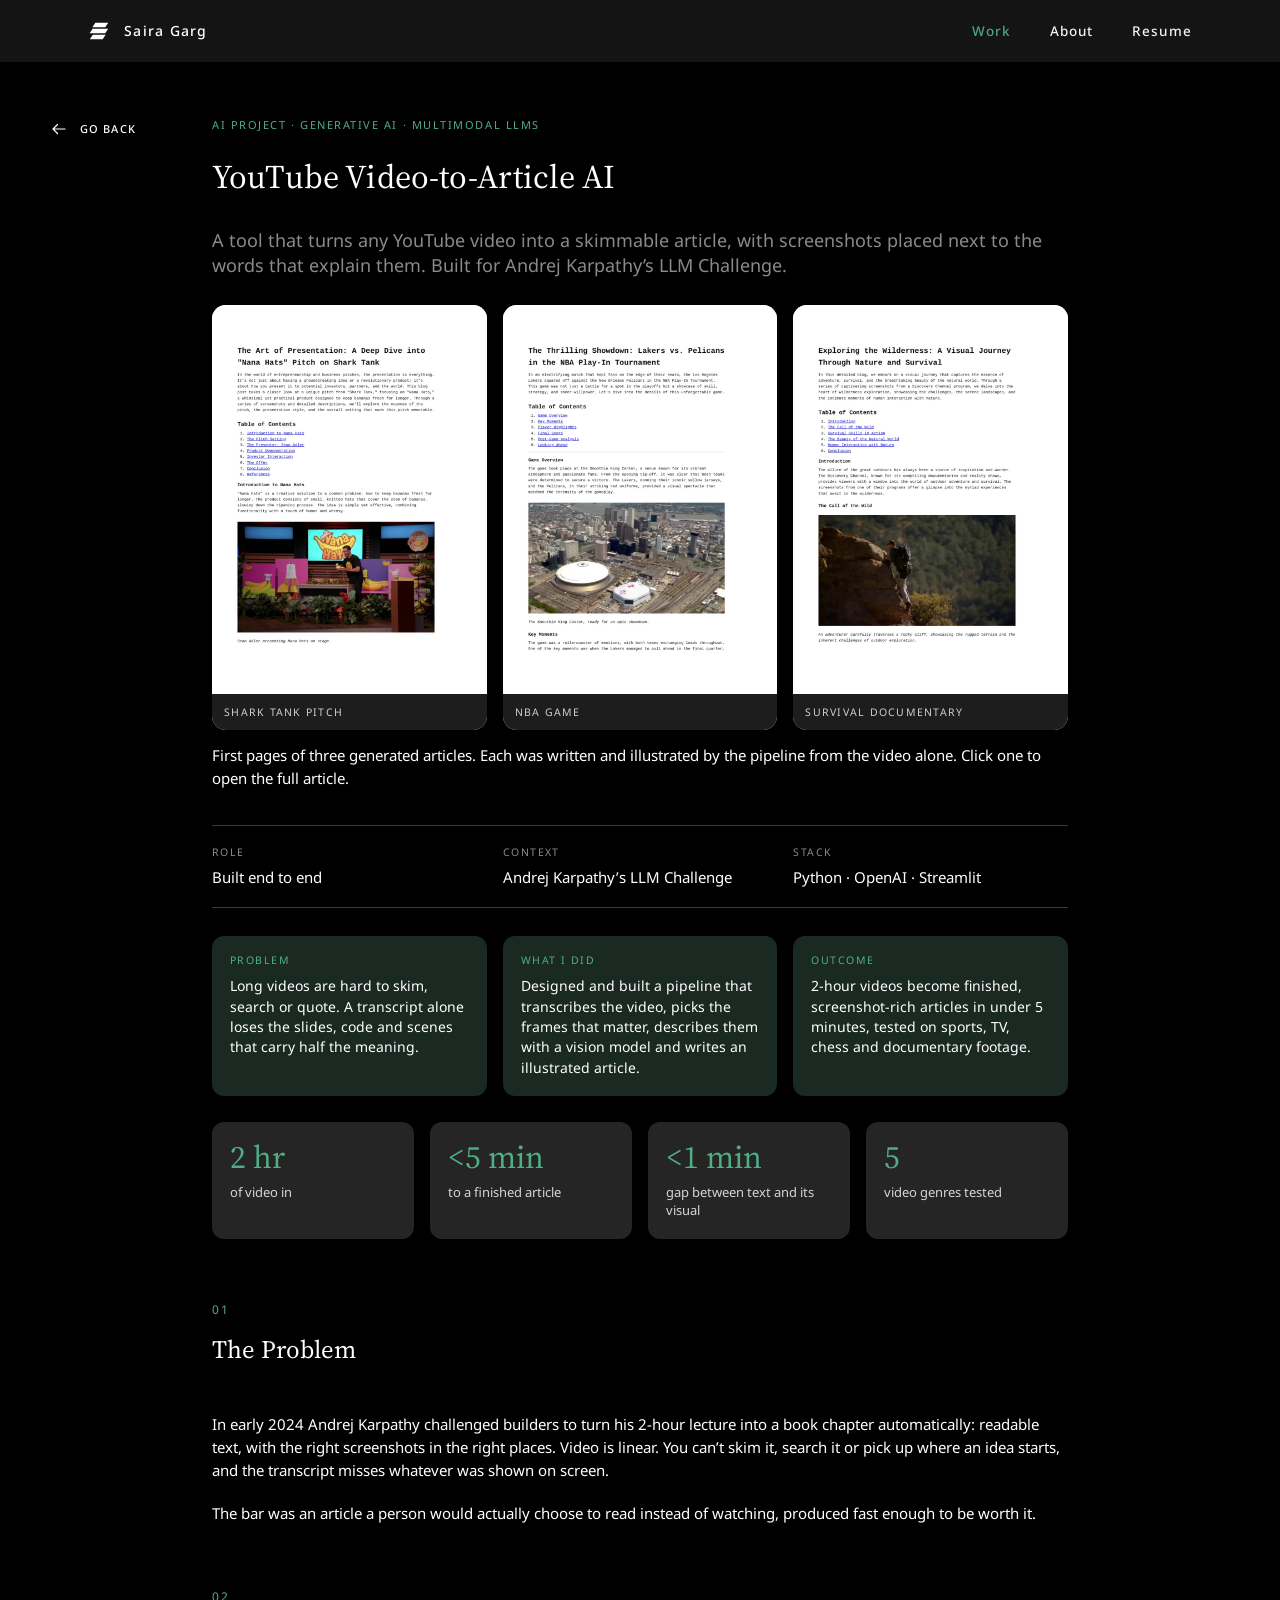
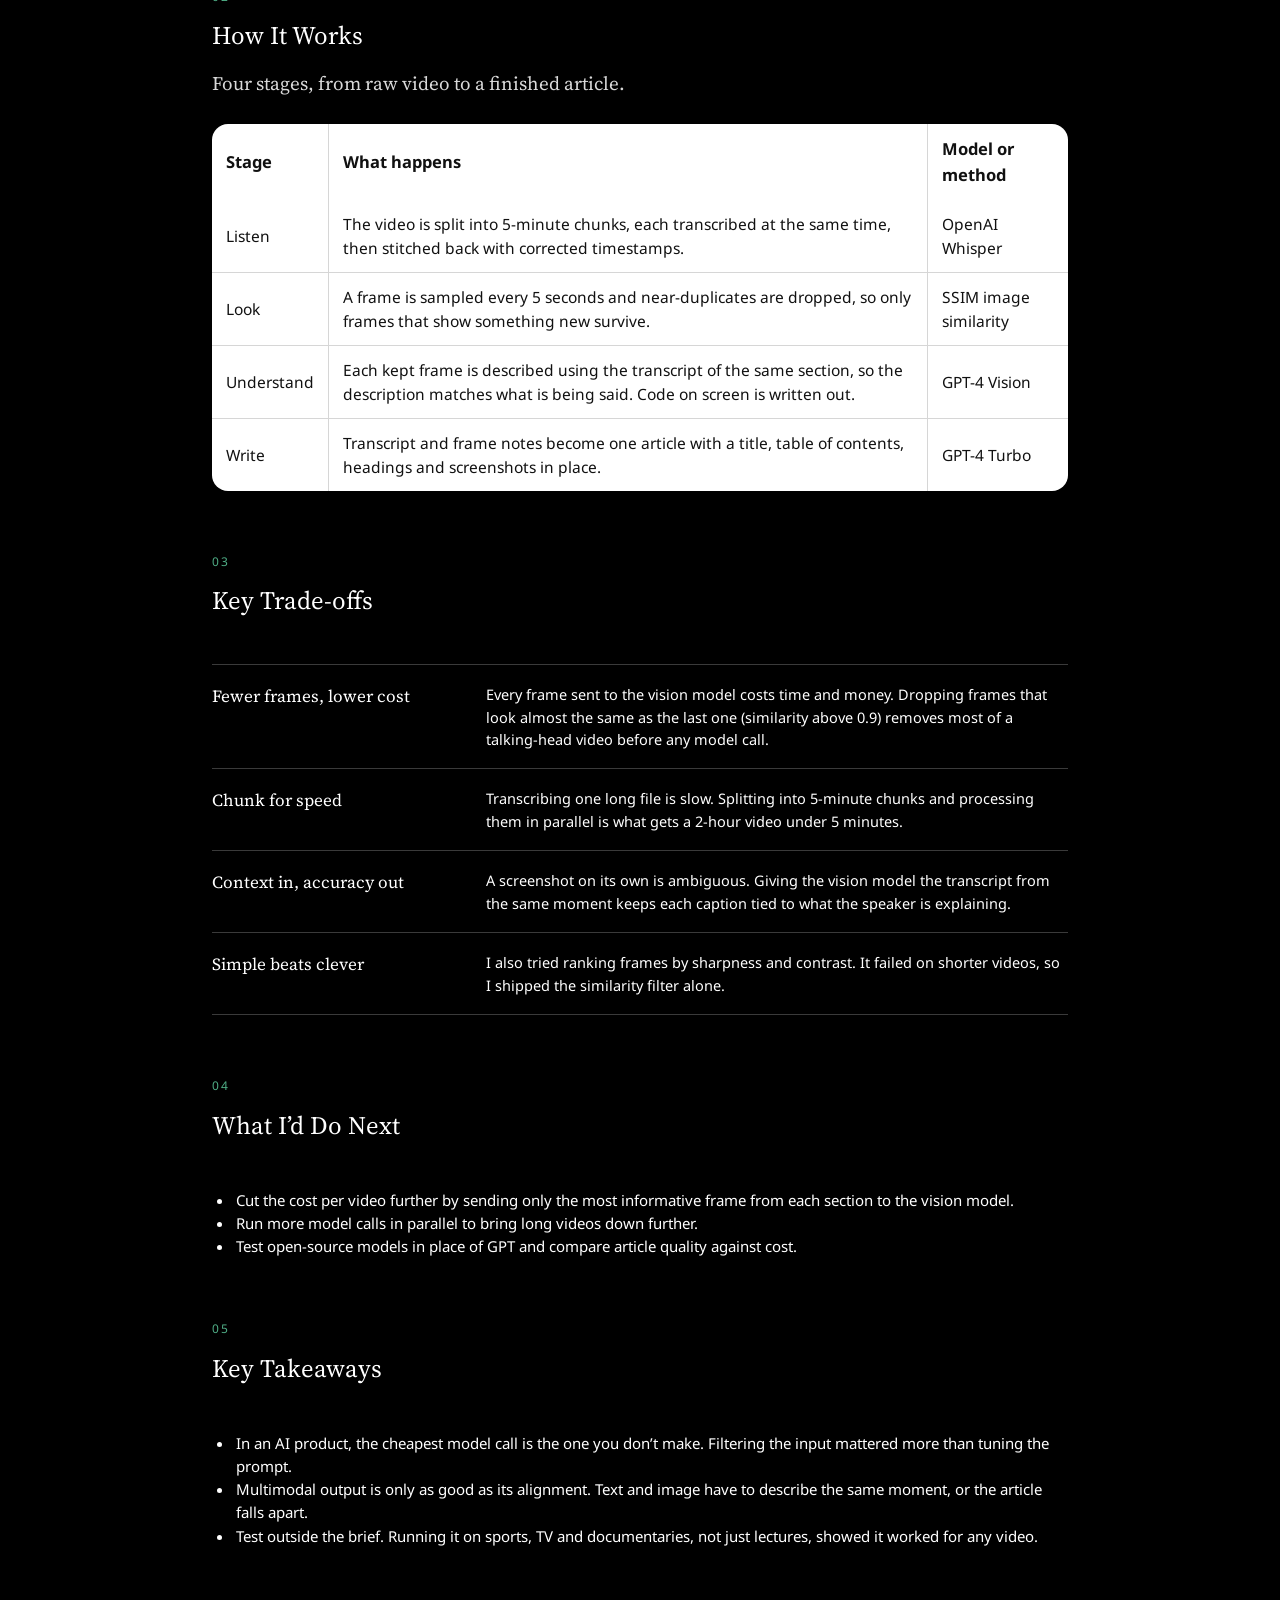
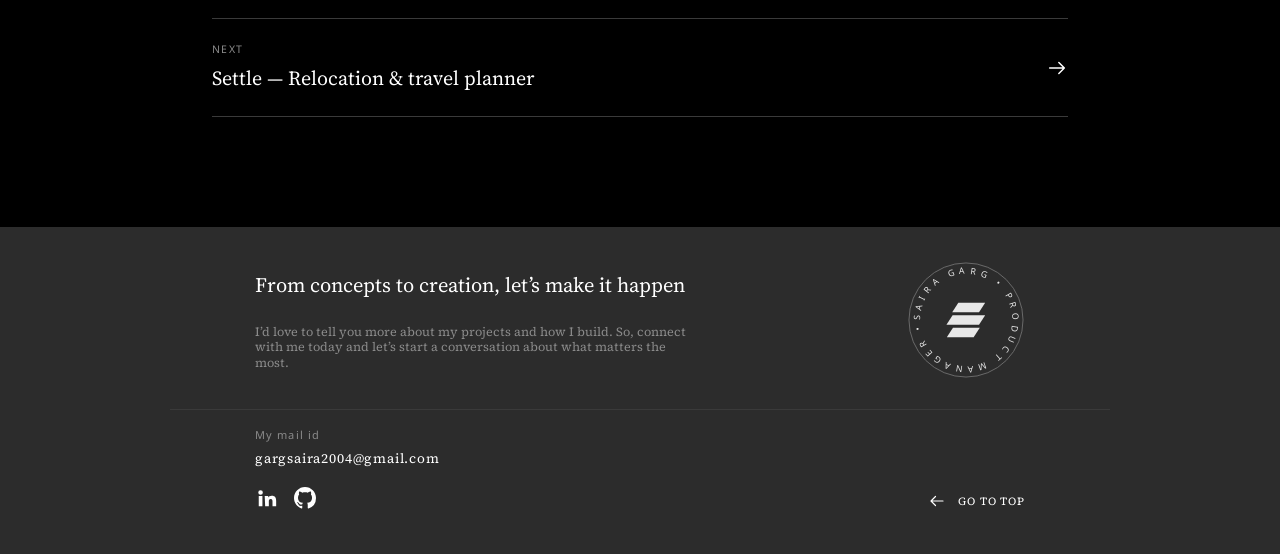
<file: video-to-article.html>
<!doctype html>
<html lang="en">
<head>
<meta charset="utf-8">
<meta name="viewport" content="width=device-width, initial-scale=1">
<title>YouTube Video-to-Article AI · Saira Garg</title>
<meta name="description" content="AI project: a multimodal pipeline that turns any YouTube video into a skimmable, screenshot-rich article, processing 2-hour videos in under 5 minutes.">
<link rel="preconnect" href="https://fonts.googleapis.com">
<link rel="preconnect" href="https://fonts.gstatic.com" crossorigin>
<link href="https://fonts.googleapis.com/css2?family=Noto+Sans:wght@400;500;600;700&family=Source+Serif+4:opsz,wght@8..60,400;8..60,500&display=swap" rel="stylesheet">
<link rel="stylesheet" href="styles.css">
</head>
<body id="top">
<header class="nav">
  <a class="brand" href="index.html" aria-label="Saira Garg — home"><svg viewBox="0 0 24 24" fill="currentColor" aria-hidden="true"><path d="M8 3h14l-3.2 5H4.8z"/><path d="M5 9.5h17l-3.2 5H1.8z"/><path d="M5.2 16h14l-3.2 5H2z"/></svg><span>Saira Garg</span></a>
  <nav class="nav-links" aria-label="Primary">
    <a href="index.html#work" aria-current="page">Work</a>
    <a href="about.html">About</a>
    <a href="about.html#experience">Resume</a>
  </nav>
</header>

<main class="case">
  <a class="goback" href="index.html#work"><svg viewBox="0 0 24 24" fill="none" stroke="currentColor" stroke-width="1.6" stroke-linecap="round" stroke-linejoin="round" aria-hidden="true"><path d="M20 12H4M10 6l-6 6 6 6"/></svg><span>GO BACK</span></a>
  <div class="col">
    <div class="eyebrow">AI project · Generative AI · Multimodal LLMs</div>
    <h1>YouTube Video-to-Article AI</h1>
    <p class="lede">A tool that turns any YouTube video into a skimmable article, with screenshots placed next to the words that explain them. Built for Andrej Karpathy’s LLM Challenge.</p>
    <div class="shots3" id="examples">
      <figure><a href="assets/video-article/shark-tank.pdf" target="_blank" rel="noopener"><img src="assets/video-article/shark-tank.jpg" alt="Generated article: a deep dive into the Nana Hats pitch on Shark Tank, with a table of contents and an on-stage screenshot"></a><figcaption>SHARK TANK PITCH</figcaption></figure>
      <figure><a href="assets/video-article/nba.pdf" target="_blank" rel="noopener"><img src="assets/video-article/nba.jpg" alt="Generated article: Lakers vs Pelicans in the NBA Play-In Tournament, with an aerial screenshot of the arena" loading="lazy"></a><figcaption>NBA GAME</figcaption></figure>
      <figure><a href="assets/video-article/man-vs-wild.pdf" target="_blank" rel="noopener"><img src="assets/video-article/man-vs-wild.jpg" alt="Generated article: a visual journey through a survival documentary, with a screenshot of a climber on a cliff" loading="lazy"></a><figcaption>SURVIVAL DOCUMENTARY</figcaption></figure>
    </div>
    <p class="caption">First pages of three generated articles. Each was written and illustrated by the pipeline from the video alone. Click one to open the full article.</p>
    <div class="meta"><div><span>ROLE</span><b>Built end to end</b></div><div><span>CONTEXT</span><b>Andrej Karpathy’s LLM Challenge</b></div><div><span>STACK</span><b>Python · OpenAI · Streamlit</b></div></div>
    <div class="tldr"><div><span>Problem</span><p>Long videos are hard to skim, search or quote. A transcript alone loses the slides, code and scenes that carry half the meaning.</p></div><div><span>What I did</span><p>Designed and built a pipeline that transcribes the video, picks the frames that matter, describes them with a vision model and writes an illustrated article.</p></div><div><span>Outcome</span><p>2-hour videos become finished, screenshot-rich articles in under 5 minutes, tested on sports, TV, chess and documentary footage.</p></div></div>

    <div class="stats"><div class="stat"><b>2 hr</b><span>of video in</span></div><div class="stat"><b>&lt;5 min</b><span>to a finished article</span></div><div class="stat"><b>&lt;1 min</b><span>gap between text and its visual</span></div><div class="stat"><b>5</b><span>video genres tested</span></div></div>

    <h2><span class="num">01</span>The Problem</h2>
    <p>In early 2024 Andrej Karpathy challenged builders to turn his 2-hour lecture into a book chapter automatically: readable text, with the right screenshots in the right places. Video is linear. You can’t skim it, search it or pick up where an idea starts, and the transcript misses whatever was shown on screen.</p>
    <p>The bar was an article a person would actually choose to read instead of watching, produced fast enough to be worth it.</p>

    <h2 class="tight"><span class="num">02</span>How It Works</h2><p class="sub">Four stages, from raw video to a finished article.</p>
    <table class="table"><thead><tr><th>Stage</th><th>What happens</th><th>Model or method</th></tr></thead><tbody><tr><td>Listen</td><td>The video is split into 5-minute chunks, each transcribed at the same time, then stitched back with corrected timestamps.</td><td>OpenAI Whisper</td></tr><tr><td>Look</td><td>A frame is sampled every 5 seconds and near-duplicates are dropped, so only frames that show something new survive.</td><td>SSIM image similarity</td></tr><tr><td>Understand</td><td>Each kept frame is described using the transcript of the same section, so the description matches what is being said. Code on screen is written out.</td><td>GPT-4 Vision</td></tr><tr><td>Write</td><td>Transcript and frame notes become one article with a title, table of contents, headings and screenshots in place.</td><td>GPT-4 Turbo</td></tr></tbody></table>

    <h2><span class="num">03</span>Key Trade-offs</h2>
    <div class="why"><div><b>Fewer frames, lower cost</b><span>Every frame sent to the vision model costs time and money. Dropping frames that look almost the same as the last one (similarity above 0.9) removes most of a talking-head video before any model call.</span></div><div><b>Chunk for speed</b><span>Transcribing one long file is slow. Splitting into 5-minute chunks and processing them in parallel is what gets a 2-hour video under 5 minutes.</span></div><div><b>Context in, accuracy out</b><span>A screenshot on its own is ambiguous. Giving the vision model the transcript from the same moment keeps each caption tied to what the speaker is explaining.</span></div><div><b>Simple beats clever</b><span>I also tried ranking frames by sharpness and contrast. It failed on shorter videos, so I shipped the similarity filter alone.</span></div></div>

    <h2><span class="num">04</span>What I’d Do Next</h2>
    <ul>
      <li>Cut the cost per video further by sending only the most informative frame from each section to the vision model.</li>
      <li>Run more model calls in parallel to bring long videos down further.</li>
      <li>Test open-source models in place of GPT and compare article quality against cost.</li>
    </ul>

    <h2><span class="num">05</span>Key Takeaways</h2>
    <ul>
      <li>In an AI product, the cheapest model call is the one you don’t make. Filtering the input mattered more than tuning the prompt.</li>
      <li>Multimodal output is only as good as its alignment. Text and image have to describe the same moment, or the article falls apart.</li>
      <li>Test outside the brief. Running it on sports, TV and documentaries, not just lectures, showed it worked for any video.</li>
    </ul>

    <a class="next" href="settle.html"><div><span>NEXT</span><b>Settle — Relocation &amp; travel planner</b></div><svg viewBox="0 0 24 24" fill="none" stroke="currentColor" stroke-width="1.6" stroke-linecap="round" stroke-linejoin="round" aria-hidden="true"><path d="M20 12H4M10 6l-6 6 6 6"/></svg></a>
  </div>
</main>
<footer class="footer">
  <div class="footer-top">
    <div>
      <h2>From concepts to creation, let’s make it happen</h2>
      <p>I’d love to tell you more about my projects and how I build. So, connect with me today and let’s start a conversation about what matters the most.</p>
    </div>
    <div class="badge" aria-hidden="true">
      <svg class="ring" viewBox="0 0 120 120">
        <defs><path id="circ" d="M60,60 m-47,0 a47,47 0 1,1 94,0 a47,47 0 1,1 -94,0"/></defs>
        <circle cx="60" cy="60" r="58" fill="none" stroke="#6b6b6b" stroke-width="1"/>
        <text font-family="Noto Sans, sans-serif" font-size="9" fill="#e8e8e8"><textPath href="#circ" textLength="288" lengthAdjust="spacing">SAIRA GARG • PRODUCT MANAGER •</textPath></text>
      </svg>
      <svg class="mark" viewBox="0 0 24 24" fill="#e8e8e8"><path d="M8 3h14l-3.2 5H4.8z"/><path d="M5 9.500h17l-3.200 5H1.800z"/><path d="M5.200 16h14l-3.200 5H2z"/></svg>
    </div>
  </div>
  <hr class="footer-rule">
  <div class="footer-bottom">
    <div>
      <div class="mail-label">My mail id</div>
      <a class="mail" href="mailto:gargsaira2004@gmail.com">gargsaira2004@gmail.com</a>
      <div class="socials">
        <a href="https://www.linkedin.com/in/saira-garg" target="_blank" rel="noopener" aria-label="LinkedIn"><svg viewBox="0 0 24 24" aria-hidden="true"><path d="M4.98 3.5a2.5 2.5 0 1 1 0 5 2.5 2.5 0 0 1 0-5zM3 9.75h4V21H3zM9.5 9.75h3.8v1.6h.06c.53-1 1.83-1.9 3.76-1.9 4 0 4.88 2.4 4.88 5.9V21h-4v-5c0-1.3-.03-2.9-1.9-2.9s-2.1 1.4-2.1 2.8V21h-4z"/></svg></a>
        <a href="https://github.com/SAIRAGARG" target="_blank" rel="noopener" aria-label="GitHub"><svg viewBox="0 0 16 16" aria-hidden="true"><path d="M8 0C3.58 0 0 3.58 0 8c0 3.54 2.29 6.53 5.47 7.59.4.07.55-.17.55-.38 0-.19-.01-.82-.01-1.49-2.01.37-2.53-.49-2.69-.94-.09-.23-.48-.94-.82-1.13-.28-.15-.68-.52-.01-.53.63-.01 1.08.58 1.23.82.72 1.21 1.87.87 2.33.66.07-.52.28-.87.51-1.07-1.78-.2-3.64-.89-3.64-3.95 0-.87.31-1.59.82-2.15-.08-.2-.36-1.02.08-2.12 0 0 .67-.21 2.2.82.64-.18 1.32-.27 2-.27.68 0 1.36.09 2 .27 1.53-1.04 2.2-.82 2.2-.82.44 1.1.16 1.92.08 2.12.51.56.82 1.27.82 2.15 0 3.07-1.87 3.75-3.65 3.95.29.25.54.73.54 1.48 0 1.07-.01 1.93-.01 2.2 0 .21.15.46.55.38A8.013 8.013 0 0016 8c0-4.420-3.580-8-8-8z"/></svg></a>
      </div>
    </div>
    <a class="totop" href="#top"><svg viewBox="0 0 24 24" fill="none" stroke="currentColor" stroke-width="1.6" stroke-linecap="round" stroke-linejoin="round" aria-hidden="true"><path d="M20 12H4M10 6l-6 6 6 6"/></svg><span>GO TO TOP</span></a>
  </div>
</footer>
</body>
</html>
</file>
<file: styles.css>
/* Saira Garg — portfolio. Dark, serif-headed, green-glow layout. */
:root {
  --bg: #000;
  --nav: #141414;
  --panel: #2c2c2c;
  --panel-2: #232323;
  --line: #3a3a3a;
  --text: #fff;
  --muted: #a3a3a3;
  --dim: #8a8a8a;
  --green: #2f8f66;
  --green-soft: #4fae86;
  --link: #6f9bf2;
  --serif: "Source Serif 4", "Iowan Old Style", Georgia, serif;
  --sans: "Noto Sans", "Helvetica Neue", Arial, sans-serif;
  --col: 856px;
  --card: 770px;
}

* { box-sizing: border-box; }
html { scroll-behavior: smooth; }
body {
  margin: 0;
  background: var(--bg);
  color: var(--text);
  font-family: var(--sans);
  font-size: 15px;
  line-height: 1.55;
  -webkit-font-smoothing: antialiased;
  overflow-x: hidden;
}
img { max-width: 100%; height: auto; display: block; }
a { color: inherit; text-decoration: none; }
h1, h2, h3, h4 { font-family: var(--serif); font-weight: 400; margin: 0; }
p { margin: 0; }

/* ---------- Nav ---------- */
.nav {
  position: sticky; top: 0; z-index: 50;
  height: 62px; padding: 0 88px;
  display: flex; align-items: center; justify-content: space-between;
  background: var(--nav);
}
.brand { display: flex; align-items: center; gap: 14px; font-size: 14px; letter-spacing: .09em; font-weight: 500; }
.brand svg { width: 22px; height: 22px; }
.nav-links { display: flex; gap: 38px; font-size: 13.5px; letter-spacing: .09em; font-weight: 500; }
.nav-links a { opacity: .95; transition: color .15s; }
.nav-links a:hover, .nav-links a[aria-current="page"] { color: var(--green-soft); }

/* ---------- Home hero ---------- */
.hero {
  position: relative; text-align: center;
  padding: 178px 24px 150px;
  overflow: hidden;
}
.glow {
  position: absolute; top: -170px; width: 170px; height: 600px;
  background: linear-gradient(180deg, #3fb884 0%, rgba(52,158,112,.7) 40%, rgba(47,143,102,0) 90%);
  filter: blur(34px); opacity: .9; pointer-events: none;
}
.glow.l1 { left: 2%;  transform: rotate(24deg); }
.glow.l2 { left: 19%; transform: rotate(24deg); height: 470px; opacity: .55; }
.glow.r1 { right: 2%;  transform: rotate(-24deg); }
.glow.r2 { right: 19%; transform: rotate(-24deg); height: 470px; opacity: .55; }
.hero h1 { position: relative; font-size: 54px; line-height: 1.12; letter-spacing: -.005em; }
.hero p { position: relative; margin-top: 16px; font-size: 17px; letter-spacing: .01em; }

/* ---------- Home sections ---------- */
.wrap { width: min(var(--card), calc(100% - 48px)); margin: 0 auto; }
.section-title { font-size: 25px; }
.section-sub { margin-top: 8px; font-size: 14px; }

.cards { display: grid; gap: 52px; margin-top: 66px; }
.card {
  display: grid; grid-template-columns: 1fr 1fr;
  min-height: 250px; border-radius: 12px; overflow: hidden;
  background: var(--panel);
}
.card-body { padding: 36px 14px 24px 14px; display: flex; flex-direction: column; }
.card-body h3 { font-size: 20.5px; letter-spacing: .005em; }
.card-body p { margin-top: 18px; font-size: 12.5px; line-height: 1.45; max-width: 360px; }
.card-actions { margin-top: auto; padding-top: 24px; display: flex; align-items: center; justify-content: space-between; padding-right: 14px; }
.round {
  width: 30px; height: 30px; border-radius: 50%;
  border: 1px solid #9a9a9a; display: grid; place-items: center;
  transition: background .15s, border-color .15s;
}
.round svg { width: 13px; height: 13px; }
.round:hover { background: var(--green); border-color: var(--green); }
.pill {
  border: 1px solid #9a9a9a; border-radius: 999px;
  padding: 5px 11px; font-size: 12px; letter-spacing: .03em; color: #e6e6e6;
  transition: background .15s, border-color .15s;
}
.pill:hover { background: var(--green); border-color: var(--green); color: #fff; }
.card-media { position: relative; min-height: 250px; background: #e9dfd2; }
.card-media img { position: absolute; inset: 0; width: 100%; height: 100%; object-fit: cover; }
.card-media.trackr { background: #f3f4ee; }
.card-media.trackr img { object-fit: cover; object-position: 12% 18%; transform: scale(1.02); }

.lower { position: relative; padding: 34px 0 62px; }
.lower::before {
  content: ""; position: absolute; left: 0; right: 0; bottom: 0; height: 520px;
  background: radial-gradient(ellipse 46% 78% at 50% 104%, rgba(55,150,108,.75) 0%, rgba(40,110,80,.38) 38%, rgba(0,0,0,0) 72%);
  pointer-events: none;
}
.tiles { position: relative; display: grid; grid-template-columns: repeat(4, 1fr); gap: 20px; margin-top: 54px; }
.tile { border-radius: 12px; overflow: hidden; background: var(--panel); display: flex; flex-direction: column; }
.tile-top {
  height: 118px; padding: 16px; display: flex; flex-direction: column; justify-content: space-between;
  background: linear-gradient(150deg, #1c3a2d 0%, #0f1f18 100%);
}
.tile-top .big { font-family: var(--serif); font-size: 30px; line-height: 1; }
.tile-top .tag { font-size: 10.5px; letter-spacing: .12em; text-transform: uppercase; color: #b9d8c8; }
.tile-body { padding: 13px 14px 16px; font-size: 11.5px; line-height: 1.45; }
.tile-body b { display: block; font-size: 12.5px; font-weight: 600; margin-bottom: 4px; }
.tile-body span { color: #c9c9c9; }

/* ---------- Footer ---------- */
.footer { background: var(--panel); position: relative; }
.footer-top {
  width: min(var(--card), calc(100% - 48px)); margin: 0 auto;
  padding: 34px 0 30px; display: flex; align-items: center; justify-content: space-between; gap: 24px;
}
.footer h2 { font-size: 20.5px; }
.footer-top p { margin-top: 22px; font-family: var(--serif); font-size: 12.5px; line-height: 1.25; color: var(--dim); max-width: 440px; }
.badge { width: 118px; height: 118px; flex: none; position: relative; }
.badge .ring { width: 100%; height: 100%; animation: spin 18s linear infinite; }
.badge .mark { position: absolute; inset: 0; margin: auto; width: 46px; height: 46px; }
@keyframes spin { to { transform: rotate(360deg); } }
@media (prefers-reduced-motion: reduce) { .badge .ring { animation: none; } html { scroll-behavior: auto; } }
.footer-rule { width: min(940px, calc(100% - 48px)); margin: 0 auto; border: 0; border-top: 1px solid var(--line); }
.footer-bottom {
  width: min(var(--card), calc(100% - 48px)); margin: 0 auto;
  padding: 16px 0 44px; display: flex; align-items: flex-end; justify-content: space-between;
}
.mail-label { font-size: 11px; letter-spacing: .1em; color: var(--dim); }
.mail { display: inline-block; margin-top: 6px; font-family: var(--serif); font-size: 13.5px; letter-spacing: .06em; }
.mail:hover { color: var(--green-soft); }
.socials { display: flex; gap: 14px; margin-top: 16px; }
.socials a { width: 24px; height: 24px; display: grid; place-items: center; }
.socials svg { width: 22px; height: 22px; fill: #fff; transition: fill .15s; }
.socials a:hover svg { fill: var(--green-soft); }
.totop { display: flex; align-items: center; gap: 12px; font-family: var(--serif); font-size: 11px; letter-spacing: .08em; }
.totop svg { width: 18px; height: 18px; }
.totop:hover { color: var(--green-soft); }

/* ---------- Case study ---------- */
.case { position: relative; padding: 54px 0 110px; }
.goback {
  position: absolute; left: 50px; top: 58px;
  display: flex; align-items: center; gap: 12px;
  font-size: 11px; letter-spacing: .1em; font-weight: 500;
}
.goback svg { width: 18px; height: 18px; }
.goback:hover { color: var(--green-soft); }
.col { width: min(var(--col), calc(100% - 48px)); margin: 0 auto; }
.case h1 { font-size: 33px; letter-spacing: .005em; }
.case .lede { margin-top: 26px; font-size: 18px; line-height: 1.4; color: var(--dim); }
.case .cover { margin-top: 38px; }
.case h2 { font-size: 25px; margin-top: 62px; margin-bottom: 44px; }
.case h3 { font-size: 19px; margin-top: 22px; margin-bottom: 22px; }
.case p + p { margin-top: 20px; }
.case ul { margin: 0; padding-left: 22px; }
.case li { padding-left: 2px; }
.case figure { margin: 22px 0 0; }
.case figure img { width: 100%; border-radius: 14px; }
.case figure.sharp img { border-radius: 0; }
.case figure.narrow { width: 88%; margin-left: auto; margin-right: auto; }
.case figcaption, .case .caption { margin-top: 14px; font-size: 15px; }
.case a.t, .case .t { color: var(--link); }
.case a.t:hover { text-decoration: underline; }
.jump {
  display: inline-flex; align-items: center; gap: 14px; margin-top: 18px;
  background: var(--panel); border-radius: 999px; padding: 8px 14px 8px 16px;
  font-size: 9.5px; letter-spacing: .12em; font-weight: 500; text-transform: uppercase;
  transition: background .15s;
}
.jump svg { width: 16px; height: 16px; }
.jump:hover { background: var(--green); }

.boxes { display: grid; grid-template-columns: repeat(2, 226px); gap: 26px 36px; justify-content: center; margin: 30px 0 26px; }
.box {
  border: 1px dashed #b5b5b5; border-radius: 14px; padding: 12px 22px 14px;
  background: linear-gradient(180deg, #5f5f5f, #6e6e6e); font-size: 17px; line-height: 1.45;
}
.box b { display: block; font-weight: 400; text-align: center; }
.box ul { padding-left: 40px; }

.table { width: 100%; border-collapse: separate; border-spacing: 0; margin-top: 20px; background: #fff; color: #111; border-radius: 16px; overflow: hidden; font-size: 15.5px; }
.table th, .table td { text-align: left; padding: 12px 14px; border-bottom: 1px solid #d6d6d6; border-right: 1px solid #d6d6d6; }
.table th { font-weight: 700; font-size: 16.5px; }
.table tr > *:last-child { border-right: 0; }
.table tr:last-child > * { border-bottom: 0; }

.notes { display: flex; flex-wrap: wrap; justify-content: center; gap: 30px 22px; margin-top: 6px; }
.note {
  position: relative; width: 262px; min-height: 184px; padding: 14px 24px 26px; border-radius: 6px;
  font-size: 15px; line-height: 1.38;
  clip-path: polygon(0 0, 100% 0, 100% calc(100% - 32px), calc(100% - 32px) 100%, 0 100%);
}
.note::after { content: ""; position: absolute; right: 0; bottom: 0; width: 32px; height: 32px; background: #3b3b3b; clip-path: polygon(0 0, 100% 0, 0 100%); }
.note b { display: block; font-weight: 400; margin-bottom: 22px; }
.note.blue { background: #477ce0; } .note.red { background: #db625c; } .note.green { background: #54a965; }
.note.purple { background: #ab27d6; } .note.orange { background: #e69d57; }
.note.sage { background: #2f6b50; } .note.slate { background: #3d5a80; } .note.clay { background: #b0603f; } .note.plum { background: #6b4a8a; } .note.gold { background: #a8842c; }

.a11y { display: grid; grid-template-columns: 1fr 1fr; gap: 26px 36px; margin-top: 4px; }
.a11y h4 { font-family: var(--sans); font-size: 17px; text-align: center; margin-bottom: 18px; }
.a11y .panel { background: #252525; border-radius: 12px; padding: 16px 26px 20px; font-size: 15.5px; line-height: 1.38; height: calc(100% - 44px); }
.a11y .panel p + p { margin-top: 20px; }
.a11y em { font-style: normal; color: var(--green-soft); }

.band-title { margin: 62px 0 34px; font-family: var(--serif); font-size: 19px; }

/* TRACKR-specific pieces (same visual language) */
.stats { display: grid; grid-template-columns: repeat(4, 1fr); gap: 16px; margin-top: 8px; }
.stat { background: #252525; border-radius: 12px; padding: 18px 18px 20px; }
.stat b { display: block; font-family: var(--serif); font-weight: 400; font-size: 32px; line-height: 1.1; color: var(--green-soft); }
.stat span { display: block; margin-top: 8px; font-size: 13px; color: #d5d5d5; line-height: 1.4; }
.pillars { display: grid; grid-template-columns: repeat(3, 1fr); gap: 18px; margin-top: 26px; }
.pillar { background: #252525; border-radius: 12px; padding: 18px 20px 22px; font-size: 14.5px; line-height: 1.45; }
.pillar i { display: block; font-style: normal; font-family: var(--serif); font-size: 26px; color: var(--green-soft); margin-bottom: 10px; }
.pillar b { display: block; font-weight: 600; margin-bottom: 8px; font-size: 15px; }
.replace { margin-top: 26px; border-radius: 14px; overflow: hidden; border: 1px solid var(--line); }
.replace div { display: grid; grid-template-columns: 1fr 28px 1fr; gap: 12px; align-items: center; padding: 14px 18px; border-bottom: 1px solid var(--line); font-size: 14.5px; }
.replace div:last-child { border-bottom: 0; }
.replace s { color: var(--dim); text-decoration-color: #666; }
.replace i { font-style: normal; color: var(--green-soft); text-align: center; }
.browser { border-radius: 14px; overflow: hidden; background: #f6f6f1; }
.browser img { border-radius: 0 !important; }

/* ---------- About ---------- */
.about-top { width: min(770px, calc(100% - 48px)); margin: 0 auto; padding: 88px 0 48px; display: grid; grid-template-columns: 286px 1fr; gap: 26px; align-items: center; }
.portrait {
  aspect-ratio: 286 / 352; background: linear-gradient(160deg, #1f4636 0%, #0d1b15 100%);
  display: grid; place-items: center; position: relative; overflow: hidden;
}
.portrait img { position: absolute; inset: 0; width: 100%; height: 100%; object-fit: cover; }
.portrait svg { width: 96px; height: 96px; opacity: .9; }
.about-top h1 { font-size: 33px; }
.about-top p { margin-top: 20px; font-size: 13.5px; line-height: 1.45; max-width: 440px; }
.approach { background: var(--panel); padding: 30px 0 62px; }
.approach h2 { font-size: 24px; }
.approach .split { margin-top: 22px; font-family: var(--serif); font-size: 18px; line-height: 1.2; }
.approach p { margin-top: 30px; font-size: 13.5px; line-height: 1.5; }
.about-block { width: min(770px, calc(100% - 48px)); margin: 0 auto; padding: 56px 0 0; }
.about-block:last-of-type { padding-bottom: 90px; }
.about-block h2 { font-size: 24px; margin-bottom: 28px; }
.xp { display: grid; grid-template-columns: 170px 1fr; gap: 8px 26px; padding: 20px 0; border-top: 1px solid var(--line); }
.xp:last-child { border-bottom: 1px solid var(--line); }
.xp .when { font-size: 12px; letter-spacing: .08em; text-transform: uppercase; color: var(--dim); padding-top: 4px; }
.xp h3 { font-size: 19px; }
.xp h3 span { font-family: var(--sans); font-size: 13px; color: var(--green-soft); margin-left: 8px; }
.xp p { margin-top: 8px; font-size: 13.5px; color: #dcdcdc; }
.chips { display: flex; flex-wrap: wrap; gap: 8px; }
.chips span { border: 1px solid #5a5a5a; border-radius: 999px; padding: 5px 12px; font-size: 12.5px; color: #e4e4e4; }
.skillrow { display: grid; grid-template-columns: 170px 1fr; gap: 26px; padding: 14px 0; }
.skillrow .when { font-size: 12px; letter-spacing: .08em; text-transform: uppercase; color: var(--dim); padding-top: 7px; }

/* ---------- Responsive ---------- */
@media (max-width: 1100px) { .goback { position: static; width: min(var(--col), calc(100% - 48px)); margin: 0 auto 26px; } .case { padding-top: 34px; } }
@media (max-width: 820px) {
  .nav { padding: 0 20px; } .nav-links { gap: 22px; }
  .hero { padding: 120px 20px 100px; } .hero h1 { font-size: 38px; } .hero p { font-size: 15px; }
  .glow { width: 130px; height: 380px; } .glow.l2, .glow.r2 { display: none; }
  .card { grid-template-columns: 1fr; } .card-media { min-height: 220px; order: -1; }
  .card-body { padding: 24px 18px 20px; } .card-actions { padding-right: 0; }
  .tiles { grid-template-columns: 1fr 1fr; }
  .footer-top { flex-direction: column; align-items: flex-start; }
  .boxes { grid-template-columns: 1fr 1fr; } .box { font-size: 15px; padding: 12px 12px 14px; } .box ul { padding-left: 24px; }
  .a11y, .pillars { grid-template-columns: 1fr; } .stats { grid-template-columns: 1fr 1fr; }
  .a11y .panel { height: auto; }
  .table { font-size: 13px; } .table th { font-size: 13.5px; } .table th, .table td { padding: 9px 8px; }
  .replace div { grid-template-columns: 1fr; gap: 4px; } .replace i { display: none; }
  .case h1 { font-size: 27px; } .case .lede { font-size: 16px; }
  .case figure.narrow { width: 100%; }
  .about-top { grid-template-columns: 1fr; padding-top: 48px; } .portrait { max-width: 260px; }
  .xp, .skillrow { grid-template-columns: 1fr; gap: 6px; }
}
@media (max-width: 480px) { .tiles { grid-template-columns: 1fr; } .note { width: 100%; } .nav-links { gap: 16px; font-size: 12.5px; } .brand span { display: none; } }

/* ---------- v2: rebuilt Settle pieces ---------- */
.survey { margin-top: 22px; background: #1d1d1d; border-radius: 16px; padding: 18px 16px 16px; display: grid; grid-template-columns: repeat(4, 1fr); gap: 14px; }
.chart h4 { font-family: var(--sans); font-size: 11.5px; font-weight: 600; line-height: 1.3; min-height: 46px; margin-bottom: 8px; }
.chart .plot { background: #fff; border-radius: 4px; padding: 26px 10px 6px; }
.chart .bars { height: 170px; display: grid; grid-template-columns: repeat(5, 1fr); gap: 6px; align-items: end; border-bottom: 1px solid #cfcfcf; }
.chart .bars i { display: block; position: relative; border-radius: 3px 3px 0 0; min-height: 1px; }
.chart .bars i::before { content: attr(data-v); position: absolute; top: -17px; left: 0; right: 0; text-align: center; font-style: normal; font-size: 10.5px; color: #333; }
.chart .bars i:nth-child(1) { background: #86dde6; } .chart .bars i:nth-child(2) { background: #62b6d6; }
.chart .bars i:nth-child(3) { background: #3f86b8; } .chart .bars i:nth-child(4) { background: #536c9f; } .chart .bars i:nth-child(5) { background: #63548f; }
.chart .x { display: grid; grid-template-columns: repeat(5, 1fr); gap: 6px; text-align: center; font-size: 10.5px; color: #333; padding-top: 4px; }
.chart small { display: block; margin-top: 8px; font-size: 10.5px; font-weight: 600; }

.persona { width: 88%; margin: 22px auto 0; background: #9c9c9c; border-radius: 16px; padding: 0 22px 0 22px; display: grid; grid-template-columns: 240px 1fr; gap: 18px; color: #1b1b1b; }
.persona .id { background: #e6e6e6; padding: 18px 16px 20px; }
.persona .id img { width: 100%; border-radius: 0 !important; }
.persona dl { margin: 16px 0 0; display: grid; grid-template-columns: 96px 1fr; gap: 9px 6px; font-size: 13px; line-height: 1.35; }
.persona dt { font-weight: 500; letter-spacing: .02em; } .persona dd { margin: 0; }
.persona .traits { display: grid; grid-template-columns: 1fr 1fr; gap: 18px; padding: 18px 0; }
.persona .trait { background: #e6e6e6; border-radius: 8px; padding: 22px 18px 20px; font-size: 11.5px; line-height: 1.4; }
.persona .trait b { display: block; font-size: 13px; margin-bottom: 14px; }
.persona .trait ul { padding-left: 16px; }

.mood { margin-top: 22px; position: relative; display: grid; grid-template-columns: 47% 1fr; align-items: center; }
.mood::before { content: ""; position: absolute; left: 0; right: 0; top: 24%; bottom: 20%; background: linear-gradient(90deg, #3f9d74, #2c7a58); }
.mood img { position: relative; border-radius: 0 !important; }
.mood p { position: relative; padding: 0 16px 0 22px; font-size: 15.5px; line-height: 1.38; }

.protos { margin-top: 22px; display: grid; grid-template-columns: 1fr 1.25fr 1fr; gap: 26px; align-items: center; }
.protos img { width: 100%; border-radius: 13% / 6.2% !important; }
.bubbles { display: grid; gap: 22px; }
.bubble { background: #fff; color: #111; border-radius: 16px; padding: 22px 22px 26px; font-size: 16.5px; line-height: 1.35; position: relative; }
.bubble::after { content: ""; position: absolute; bottom: 0; width: 26px; height: 22px; background: #fff; }
.bubble.l::after { left: -18px; clip-path: polygon(100% 0, 100% 100%, 0 100%); }
.bubble.r::after { right: -18px; clip-path: polygon(0 0, 100% 100%, 0 100%); }

/* ---------- Mainstreet ---------- */
.eyebrow { font-size: 11px; letter-spacing: .14em; text-transform: uppercase; color: var(--green-soft); margin-bottom: 18px; }
.meta { display: grid; grid-template-columns: repeat(3, 1fr); gap: 16px; margin-top: 34px; padding: 18px 0; border-top: 1px solid var(--line); border-bottom: 1px solid var(--line); }
.meta span { display: block; font-size: 10.5px; letter-spacing: .14em; color: var(--dim); margin-bottom: 6px; }
.meta b { font-weight: 400; font-size: 15px; }
.case h2 .num { display: block; font-family: var(--sans); font-size: 12px; letter-spacing: .14em; color: var(--green-soft); margin-bottom: 10px; }
.case h2.tight { margin-bottom: 14px; }
.case .sub { font-family: var(--serif); font-size: 19px; color: #d9d9d9; margin-bottom: 26px; }
.origin { margin-top: 30px; background: #1a2a22; border-left: 3px solid var(--green-soft); border-radius: 0 12px 12px 0; padding: 20px 24px; font-size: 15.5px; line-height: 1.5; }
.grid4 { display: grid; grid-template-columns: repeat(4, 1fr); gap: 16px; margin-top: 26px; }
.grid3 { display: grid; grid-template-columns: repeat(3, 1fr); gap: 16px; margin-top: 26px; }
.grid5 { display: grid; grid-template-columns: repeat(5, 1fr); gap: 12px; margin-top: 8px; }
.grid5 .stat b { font-size: 26px; }
.tool { background: #1d1d1d; border-radius: 14px; padding: 22px; margin-top: 22px; display: grid; grid-template-columns: 1fr 1.1fr; gap: 26px; align-items: start; }
.tool h3 { margin: 0 0 4px; font-size: 22px; }
.tool .kind { font-size: 10.5px; letter-spacing: .14em; color: var(--dim); margin-bottom: 18px; }
.tool h5 { margin: 16px 0 8px; font-family: var(--sans); font-size: 10.5px; letter-spacing: .14em; font-weight: 600; color: var(--green-soft); }
.tool h5.gap { color: #e08a84; }
.tool ul { font-size: 14px; line-height: 1.45; }
.tool .shots { display: flex; gap: 12px; justify-content: center; }
.tool .shots img { max-height: 430px; width: auto; min-width: 0; border-radius: 12px; }
.shots3 { display: grid; grid-template-columns: repeat(3, 1fr); gap: 16px; margin-top: 26px; }
.shots2 { display: grid; grid-template-columns: repeat(2, 1fr); gap: 20px; margin-top: 26px; }
.shots3 figure, .shots2 figure { margin: 0; background: #f4f4f6; border-radius: 14px; overflow: hidden; }
.shots3 img, .shots2 img { border-radius: 0 !important; }
.shots3 figcaption, .shots2 figcaption { margin: 0; padding: 10px 12px; background: #1d1d1d; font-size: 10.5px !important; letter-spacing: .12em; color: #cfcfcf; }
.hifi { display: grid; grid-template-columns: 300px 1fr; gap: 34px; align-items: center; margin-top: 34px; }
.hifi:nth-of-type(even) { grid-template-columns: 1fr 300px; }
.hifi:nth-of-type(even) .shot { order: 2; }
.hifi .shot { background: #fff; border-radius: 16px; overflow: hidden; }
.hifi .shot img { border-radius: 0 !important; }
.hifi .k { font-size: 10.5px; letter-spacing: .14em; color: var(--green-soft); }
.hifi h3 { margin: 8px 0 14px; font-size: 22px; }
.why { margin-top: 8px; }
.why div { display: grid; grid-template-columns: 250px 1fr; gap: 24px; padding: 18px 0; border-top: 1px solid var(--line); font-size: 14.5px; }
.why div:last-child { border-bottom: 1px solid var(--line); }
.why b { font-family: var(--serif); font-weight: 400; font-size: 17px; }
.next { display: flex; justify-content: space-between; align-items: center; margin-top: 70px; padding: 22px 0; border-top: 1px solid var(--line); border-bottom: 1px solid var(--line); }
.next span { font-size: 10.5px; letter-spacing: .14em; color: var(--dim); display: block; margin-bottom: 6px; }
.next b { font-family: var(--serif); font-weight: 400; font-size: 20px; }
.next:hover b { color: var(--green-soft); }
.next svg { width: 22px; height: 22px; transform: rotate(180deg); }
.card-media.ms { background: linear-gradient(160deg, #eceafd, #dcd8fb); display: flex; justify-content: center; gap: 18px; overflow: hidden; }
.card-media.ms img { position: absolute; inset: auto; top: 20px; left: 7%; width: 44%; height: auto; object-fit: contain; border-radius: 14px; box-shadow: 0 10px 30px rgba(60,50,140,.25); }
.card-media.ms img + img { left: 54%; top: 48px; }
.tile-top .big.sm { font-size: 26px; }
@media (max-width: 820px) {
  .survey { grid-template-columns: 1fr 1fr; } .persona { width: 100%; grid-template-columns: 1fr; padding: 0 14px 14px; } .persona .traits { grid-template-columns: 1fr; padding: 0; }
  .mood { grid-template-columns: 1fr; } .mood::before { top: 40%; bottom: 0; } .mood p { padding: 18px 16px; }
  .protos { grid-template-columns: 1fr 1fr; } .bubbles { grid-column: 1 / -1; order: -1; }
  .grid4, .grid3, .grid5 { grid-template-columns: 1fr 1fr; } .tool, .hifi, .hifi:nth-of-type(even) { grid-template-columns: 1fr; } .hifi:nth-of-type(even) .shot { order: 0; }
  .hifi .shot { max-width: 300px; } .shots3 { grid-template-columns: 1fr; } .why div { grid-template-columns: 1fr; gap: 6px; } .meta { grid-template-columns: 1fr; }
}
.cover4 { margin-top: 38px; gap: 14px; }
.cover4 img { border-radius: 14px; background: #fff; }

/* ---------- v3: PM framing ---------- */
.tldr { display: grid; grid-template-columns: repeat(3, 1fr); gap: 16px; margin-top: 28px; }
.tldr > div { background: #1a2a22; border-radius: 12px; padding: 16px 18px 18px; }
.tldr span { display: block; font-size: 10.5px; letter-spacing: .14em; text-transform: uppercase; color: var(--green-soft); margin-bottom: 8px; }
.tldr p { font-size: 14px; line-height: 1.45; }
.flag { margin: 0 0 14px; font-size: 12.5px; color: var(--dim); font-style: italic; }
.case .stats { margin-top: 26px; }
.cover4 figure { margin: 0; }
.cover4 figcaption { margin-top: 8px !important; font-size: 12.5px !important; color: #cfcfcf; }
@media (max-width: 820px) { .tldr { grid-template-columns: 1fr; } }
.case .pillars + p, .case .notes + p, .case .table + p:not(.caption) { margin-top: 22px; }
.card-media.va { background: #ecebe6; overflow: hidden; }
.card-media.va img { object-fit: cover; object-position: top center; }
.shots3 figure a { display: block; }
</file>
